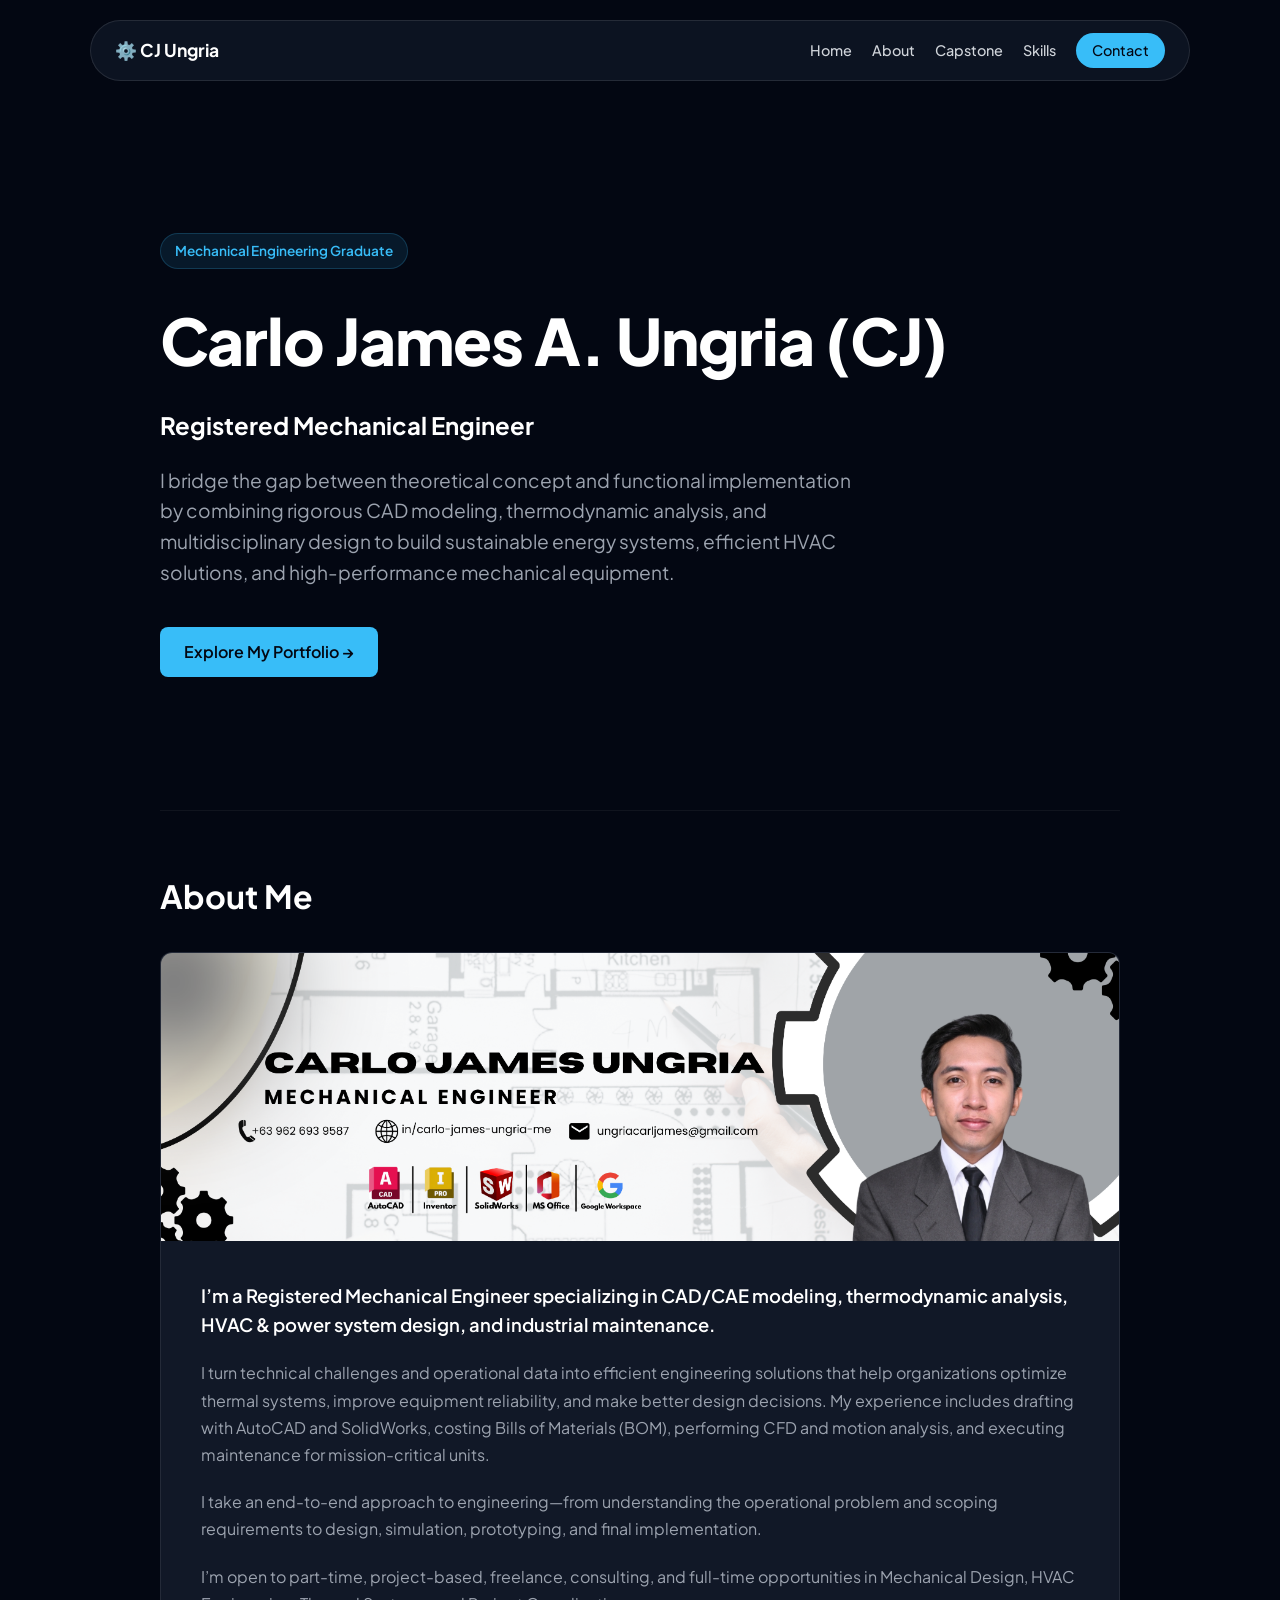
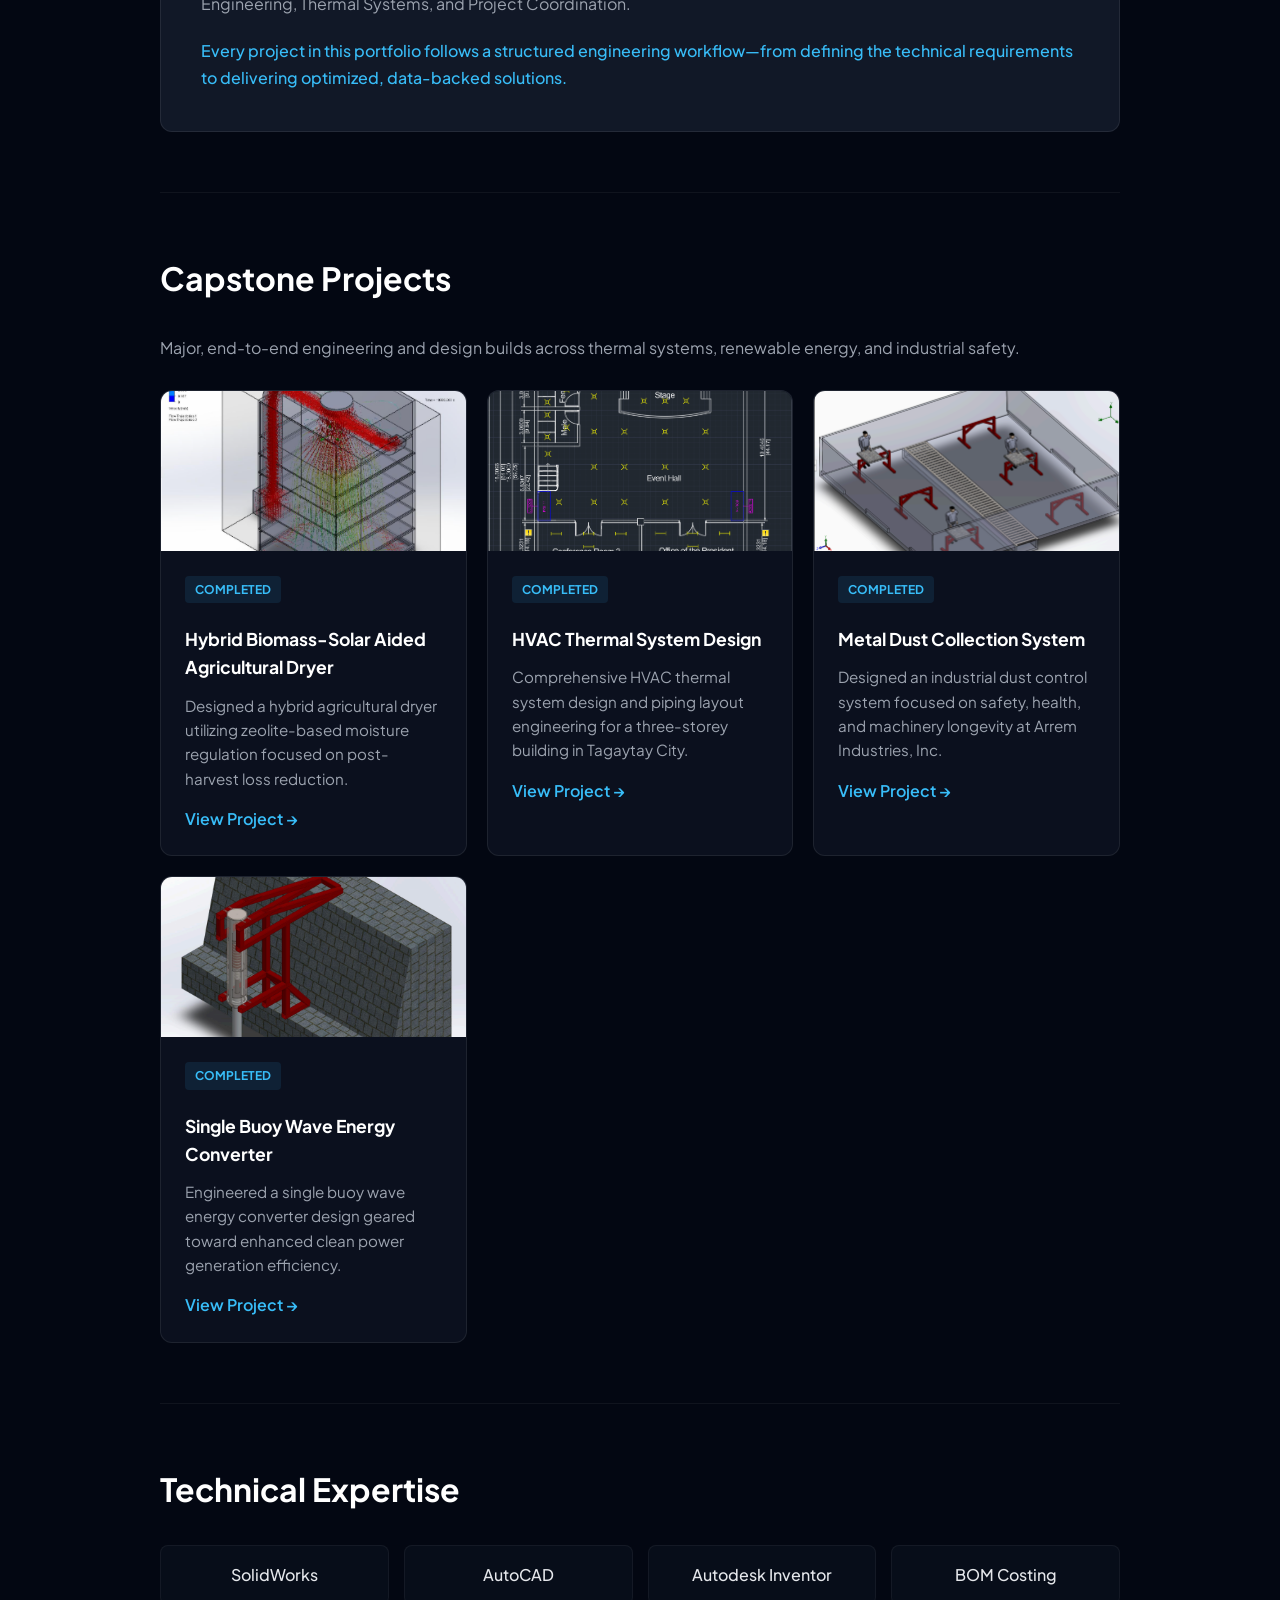
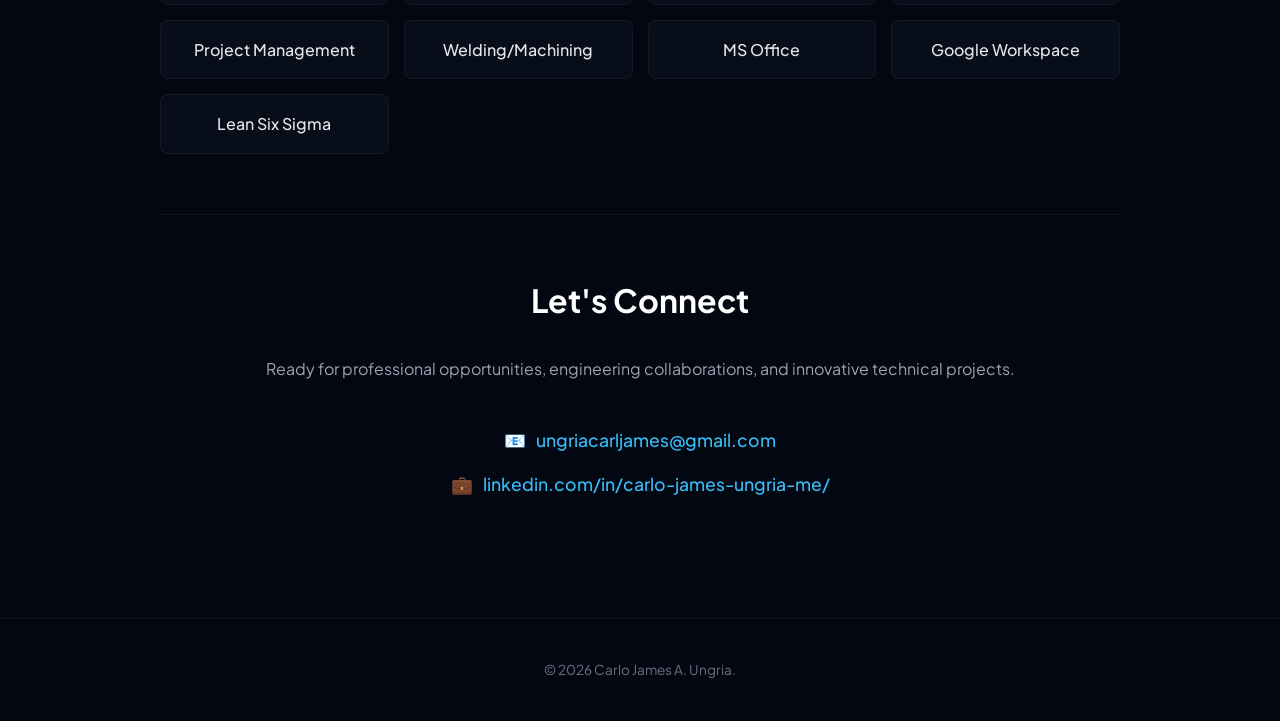
<file: index.html>
<!DOCTYPE html>
<html lang="en">
<head>
    <meta charset="UTF-8">
    <meta name="viewport" content="width=device-width, initial-scale=1.0">
    <title>Carlo James Ungria - Mechanical Engineering Portfolio</title>
    <link rel="stylesheet" href="style.css">
</head>
<body>

    <!-- Floating Top Navigation -->
    <header class="navbar">
        <div class="nav-brand">⚙️ CJ Ungria</div>
        <nav class="nav-menu">
            <a href="#home">Home</a>
            <a href="#about">About</a>
            <a href="#capstone">Capstone</a>
            <a href="#skills">Skills</a>
            <a href="#contact" class="nav-cta">Contact</a>
        </nav>
    </header>

    <main class="container">
        
       <!-- Hero Section -->
        <section id="home" class="hero">
            <div class="hero-badge">Mechanical Engineering Graduate</div>
            <h1>Carlo James A. Ungria (CJ)</h1>
            <p class="hero-subtitle" style="font-size: 1.5rem; font-weight: 700; color: #ffffff; margin-bottom: 20px;">
                Registered Mechanical Engineer 
            </p>
            <p class="hero-subtitle">
                I bridge the gap between theoretical concept and functional implementation by combining rigorous CAD modeling, thermodynamic analysis, and multidisciplinary design to build sustainable energy systems, efficient HVAC solutions, and high-performance mechanical equipment.
            </p>
            <div class="hero-buttons" style="margin-top: 10px;">
                <a href="#projects" class="btn primary">Explore My Portfolio &rarr;</a>
            </div>
        </section>

       <!-- About Me Section -->
        <section id="about" class="section">
            <h2 class="section-title">About Me</h2>
            
            <!-- Main Card Container with hidden overflow so the banner fits clean inside -->
            <div class="about-card" style="padding: 0; overflow: hidden; background: #111827; border: 1px solid rgba(255, 255, 255, 0.08); border-radius: 12px;">
                
                <!-- Banner Image stretching across the top -->
                <div style="width: 100%;">
                   <img src="Background%20for%20Github.png" alt="Carlo James A. Ungria Banner" style="width: 100%; height: auto; display: block; object-fit: cover;">
                </div>

                <!-- Text Content Container underneath -->
                <div style="padding: 40px;">
                    <p style="font-size: 1.15rem; color: #ffffff; font-weight: 600; margin-bottom: 20px; line-height: 1.6;">
                        I’m a Registered Mechanical Engineer specializing in CAD/CAE modeling, thermodynamic analysis, HVAC & power system design, and industrial maintenance.
                    </p>
                    <p style="margin-bottom: 20px; line-height: 1.7;">
                        I turn technical challenges and operational data into efficient engineering solutions that help organizations optimize thermal systems, improve equipment reliability, and make better design decisions. My experience includes drafting with AutoCAD and SolidWorks, costing Bills of Materials (BOM), performing CFD and motion analysis, and executing maintenance for mission-critical units.
                    </p>
                    <p style="margin-bottom: 20px; line-height: 1.7;">
                        I take an end-to-end approach to engineering—from understanding the operational problem and scoping requirements to design, simulation, prototyping, and final implementation.
                    </p>
                    <p style="margin-bottom: 20px; line-height: 1.7;">
                        I’m open to part-time, project-based, freelance, consulting, and full-time opportunities in Mechanical Design, HVAC Engineering, Thermal Systems, and Project Coordination.
                    </p>
                    <p style="color: #38bdf8; font-weight: 500; line-height: 1.7;">
                        Every project in this portfolio follows a structured engineering workflow—from defining the technical requirements to delivering optimized, data-backed solutions.
                    </p>
                </div>

            </div>
        </section>

       

     <!-- Capstone Projects Section -->
        <section id="capstone" class="section">
            <h2 class="section-title">Capstone Projects</h2>
            <p style="margin-bottom: 30px;">Major, end-to-end engineering and design builds across thermal systems, renewable energy, and industrial safety.</p>
            
            <div class="projects-grid" style="grid-template-columns: repeat(auto-fit, minmax(250px, 1fr));">
                
                <!-- Capstone 1: Dryer Simulation -->
              <a href="dryer-project.html" class="project-card" style="text-decoration: none; color: inherit; display: block; padding: 0; overflow: hidden;">
                    <div style="width: 100%; height: 160px; background: #0f172a;">
                        <img src="Simulation%20of%20Dryer.png" alt="Hybrid Biomass-Solar Dryer" style="width: 100%; height: 100%; object-fit: cover;">
                    </div>
                    <div style="padding: 24px;">
                        <span class="tag">Completed</span>
                        <h3 style="margin-top: 10px; font-size: 1.1rem;">Hybrid Biomass-Solar Aided Agricultural Dryer</h3>
                        <p style="font-size: 0.95rem;">Designed a hybrid agricultural dryer utilizing zeolite-based moisture regulation focused on post-harvest loss reduction.</p>
                        <span style="color: #38bdf8; font-weight: 600; display: inline-block; margin-top: 15px;">View Project &rarr;</span>
                    </div>
                </a>

                <!-- Capstone 2: HVAC Design -->
              <a href="hvac-project.html" class="project-card" style="text-decoration: none; color: inherit; display: block; padding: 0; overflow: hidden;">
                    <div style="width: 100%; height: 160px; background: #0f172a;">
                        <img src="HVAC.png" alt="HVAC Thermal System Design" style="width: 100%; height: 100%; object-fit: cover;">
                    </div>
                    <div style="padding: 24px;">
                        <span class="tag">Completed</span>
                        <h3 style="margin-top: 10px; font-size: 1.1rem;">HVAC Thermal System Design</h3>
                        <p style="font-size: 0.95rem;">Comprehensive HVAC thermal system design and piping layout engineering for a three-storey building in Tagaytay City.</p>
                        <span style="color: #38bdf8; font-weight: 600; display: inline-block; margin-top: 15px;">View Project &rarr;</span>
                    </div>
                </a>

                <!-- Capstone 3: Metal Dust System -->
              <a href="metaldust-project.html" class="project-card" style="text-decoration: none; color: inherit; display: block; padding: 0; overflow: hidden;">
                    <div style="width: 100%; height: 160px; background: #0f172a;">
                        <img src="metaldustsim.png" alt="Metal Dust Collection System" style="width: 100%; height: 100%; object-fit: cover;">
                    </div>
                    <div style="padding: 24px;">
                        <span class="tag">Completed</span>
                        <h3 style="margin-top: 10px; font-size: 1.1rem;">Metal Dust Collection System</h3>
                        <p style="font-size: 0.95rem;">Designed an industrial dust control system focused on safety, health, and machinery longevity at Arrem Industries, Inc.</p>
                        <span style="color: #38bdf8; font-weight: 600; display: inline-block; margin-top: 15px;">View Project &rarr;</span>
                    </div>
                </a>

                <!-- Capstone 4: Wave Energy Converter -->
               <a href="buoy-project.html" class="project-card" style="text-decoration: none; color: inherit; display: block; padding: 0; overflow: hidden;">
                    <div style="width: 100%; height: 160px; background: #0f172a;">
                        <img src="buoypic.png" alt="Single Buoy Wave Energy Converter" style="width: 100%; height: 100%; object-fit: cover;">
                    </div>
                    <div style="padding: 24px;">
                        <span class="tag">Completed</span>
                        <h3 style="margin-top: 10px; font-size: 1.1rem;">Single Buoy Wave Energy Converter</h3>
                        <p style="font-size: 0.95rem;">Engineered a single buoy wave energy converter design geared toward enhanced clean power generation efficiency.</p>
                        <span style="color: #38bdf8; font-weight: 600; display: inline-block; margin-top: 15px;">View Project &rarr;</span>
                    </div>
                </a>

            </div>
        </section>

        <!-- Skills Section -->
        <section id="skills" class="section">
            <h2 class="section-title">Technical Expertise</h2>
            <div class="skills-grid">
                <div class="skill-item">SolidWorks</div>
                <div class="skill-item">AutoCAD</div>
                <div class="skill-item">Autodesk Inventor</div>
                <div class="skill-item">BOM Costing</div>
                <div class="skill-item">Project Management</div>
                <div class="skill-item">Welding/Machining</div>
                <div class="skill-item">MS Office</div>
                <div class="skill-item">Google Workspace</div>
                <div class="skill-item">Lean Six Sigma</div>
            </div>
        </section>

       <!-- Contact Section -->
        <section id="contact" class="section contact-section">
            <h2 class="section-title">Let's Connect</h2>
            <p>Ready for professional opportunities, engineering collaborations, and innovative technical projects.</p>
            
            <div class="contact-links" style="display: flex; flex-direction: column; gap: 15px; margin-top: 20px; align-items: center;">
                
                <!-- Email Link -->
                <a href="mailto:ungriacarljames@gmail.com" style="color: #38bdf8; text-decoration: none; font-size: 1.1rem; font-weight: 500; display: flex; align-items: center; gap: 10px; transition: color 0.2s;">
                    <span>📧</span> ungriacarljames@gmail.com
                </a>

                <!-- LinkedIn Link -->
                <a href="https://www.linkedin.com/in/carlo-james-ungria-me/" target="_blank" style="color: #38bdf8; text-decoration: none; font-size: 1.1rem; font-weight: 500; display: flex; align-items: center; gap: 10px; transition: color 0.2s;">
                    <span>💼</span> linkedin.com/in/carlo-james-ungria-me/
                </a>

            </div>
        </section>

    </main>

    <footer>
        <p>&copy; 2026 Carlo James A. Ungria.</p>
    </footer>

</body>
</html>
</file>
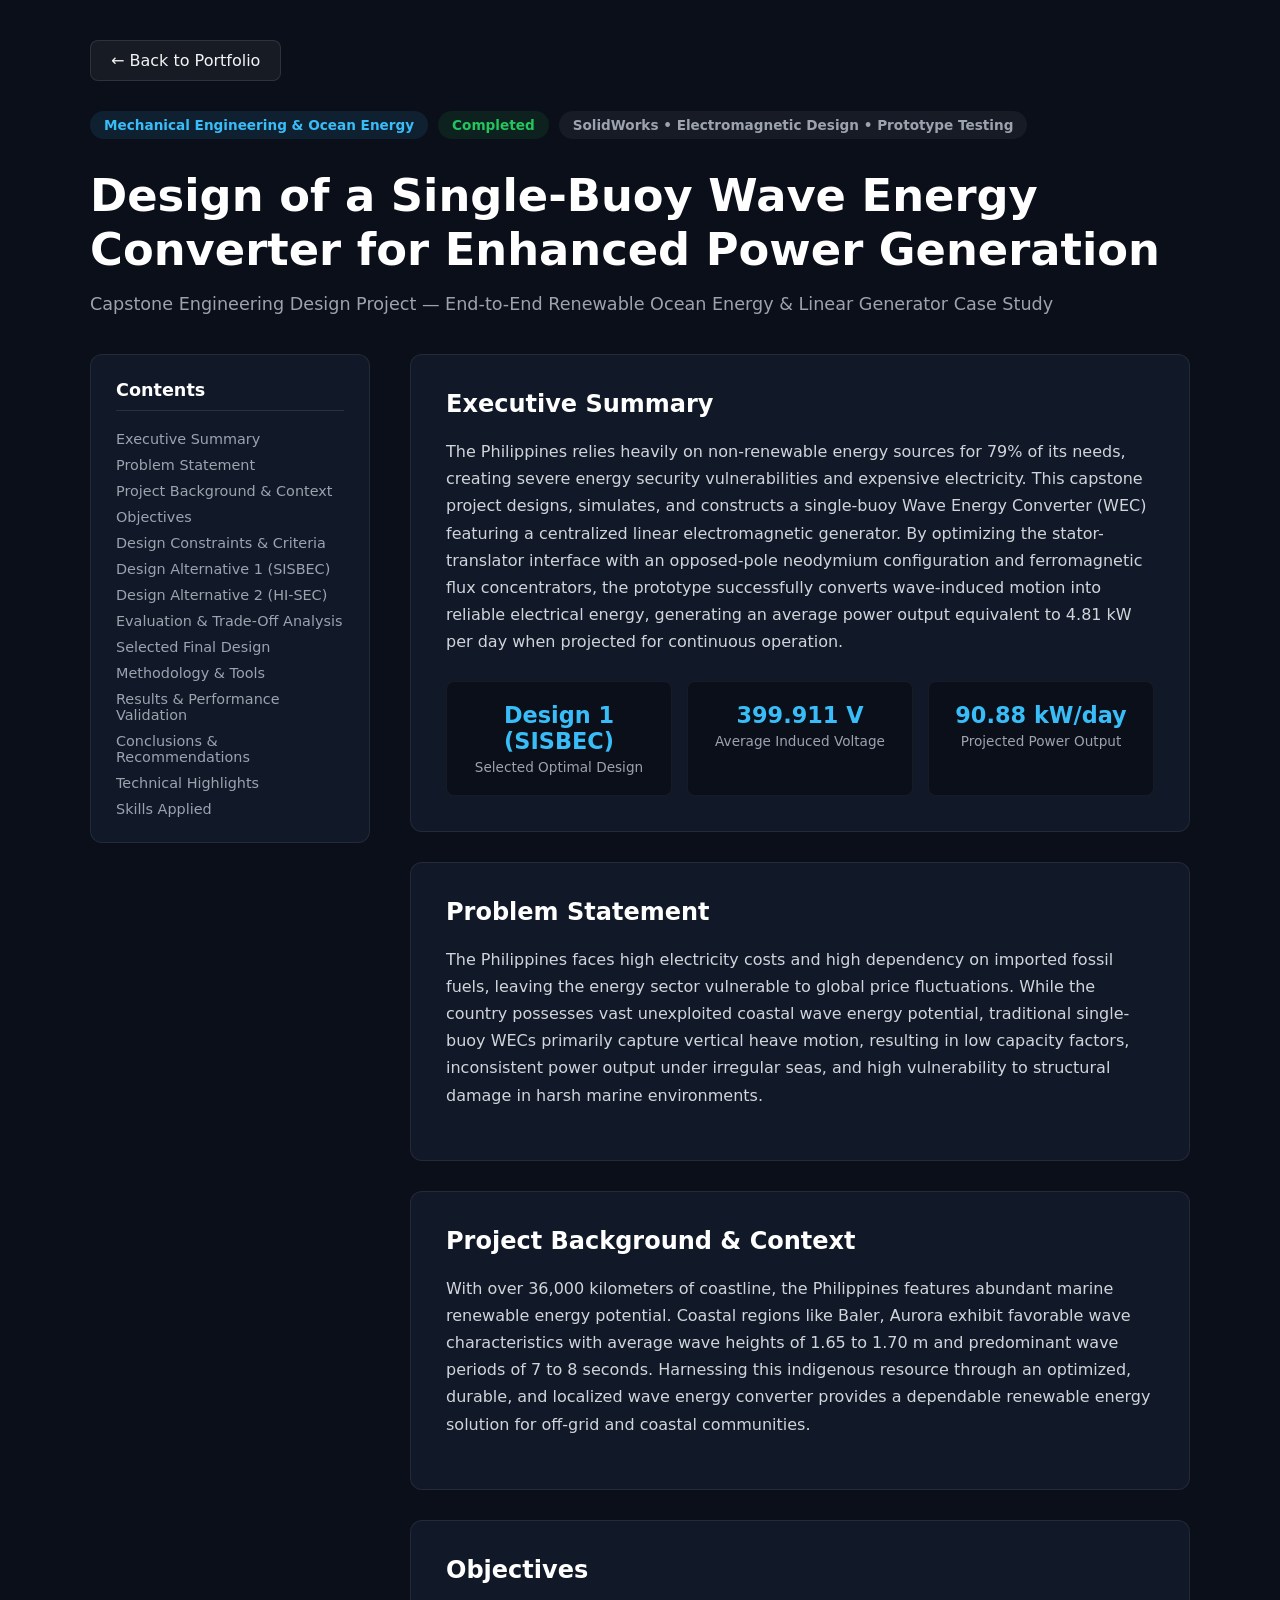
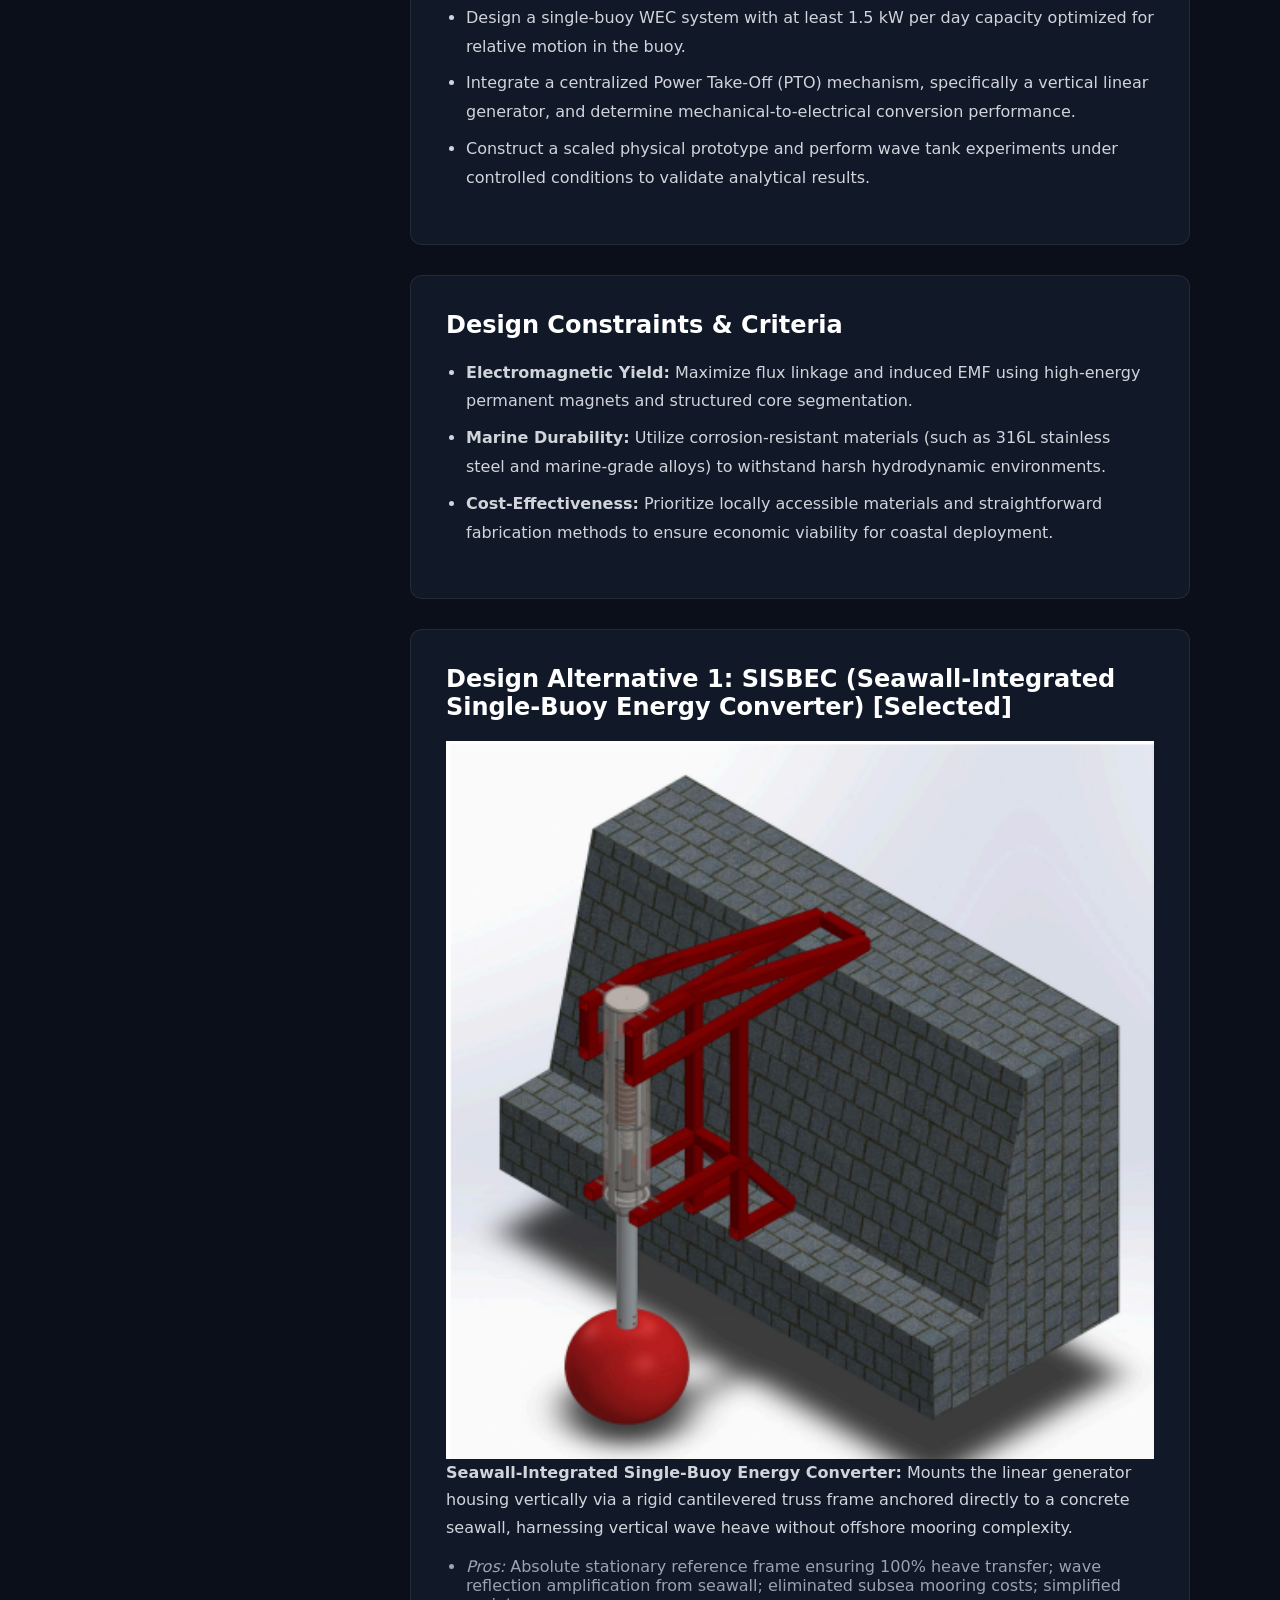
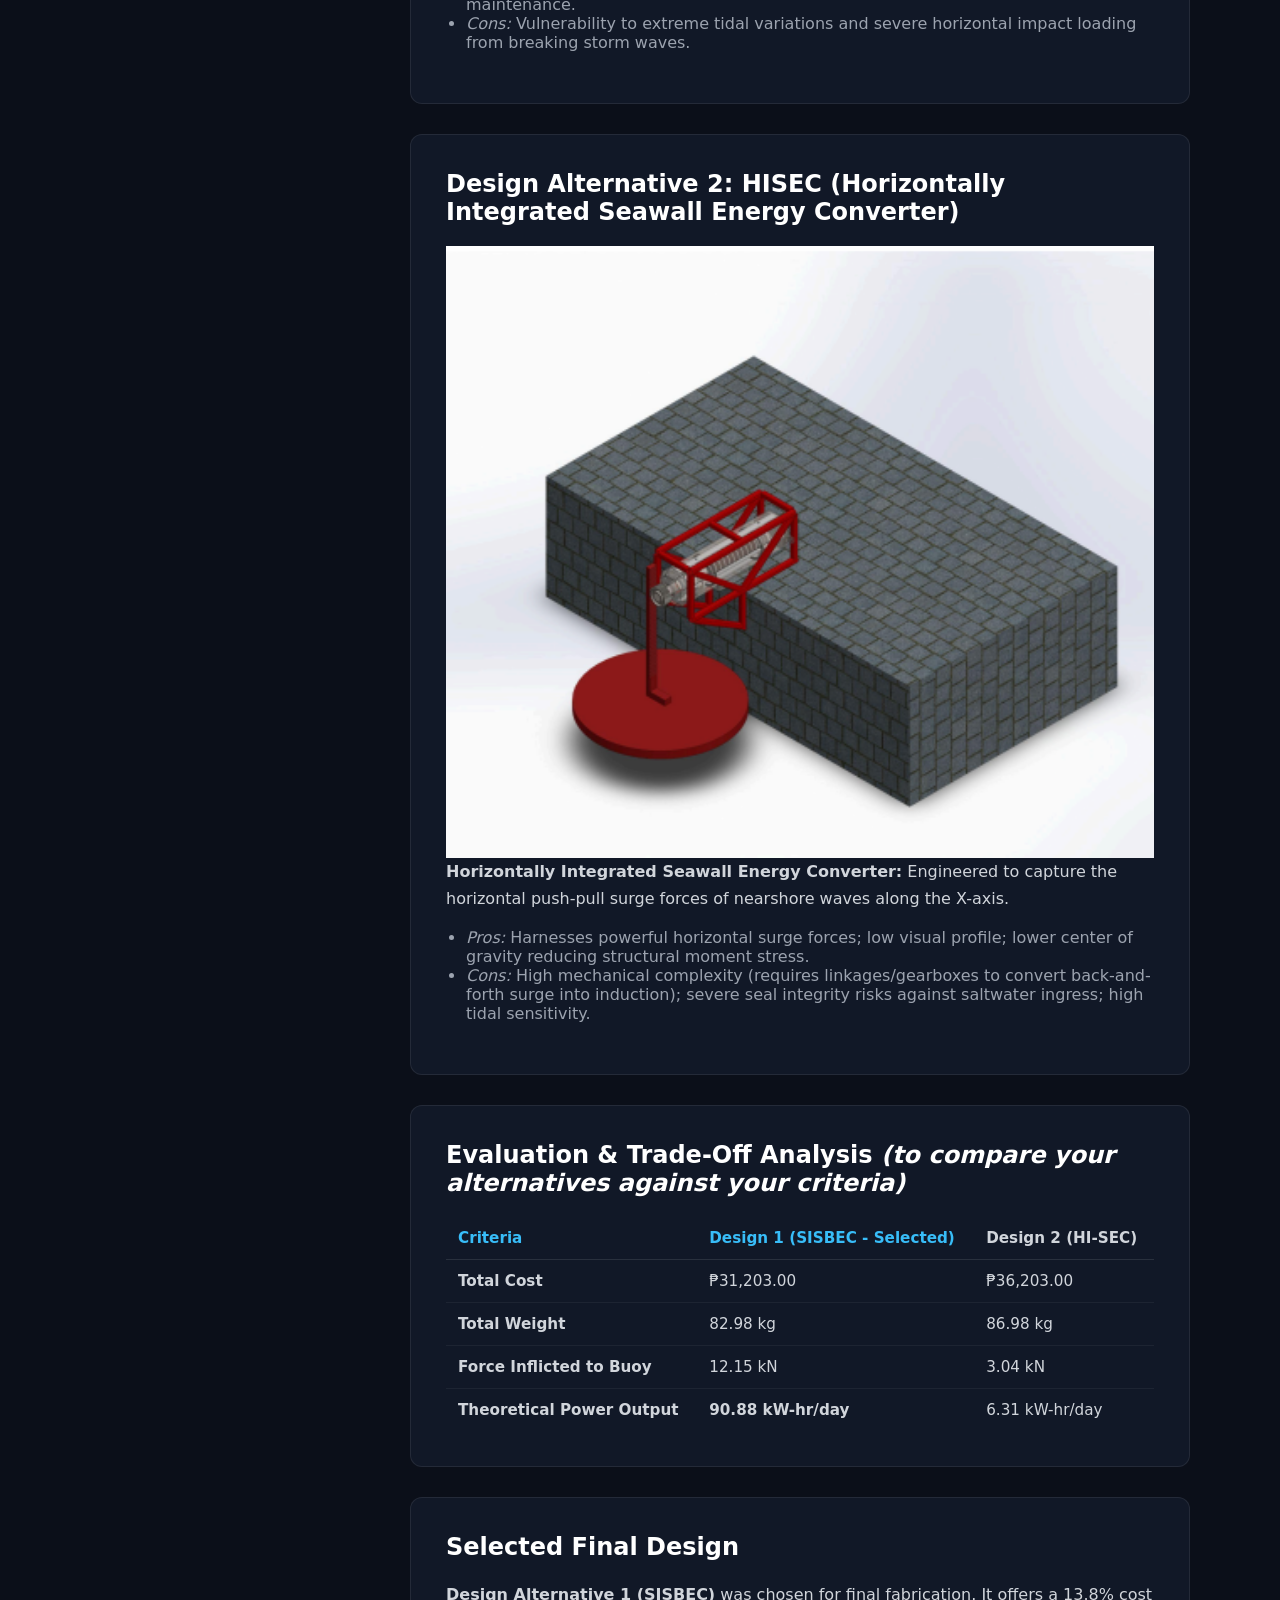
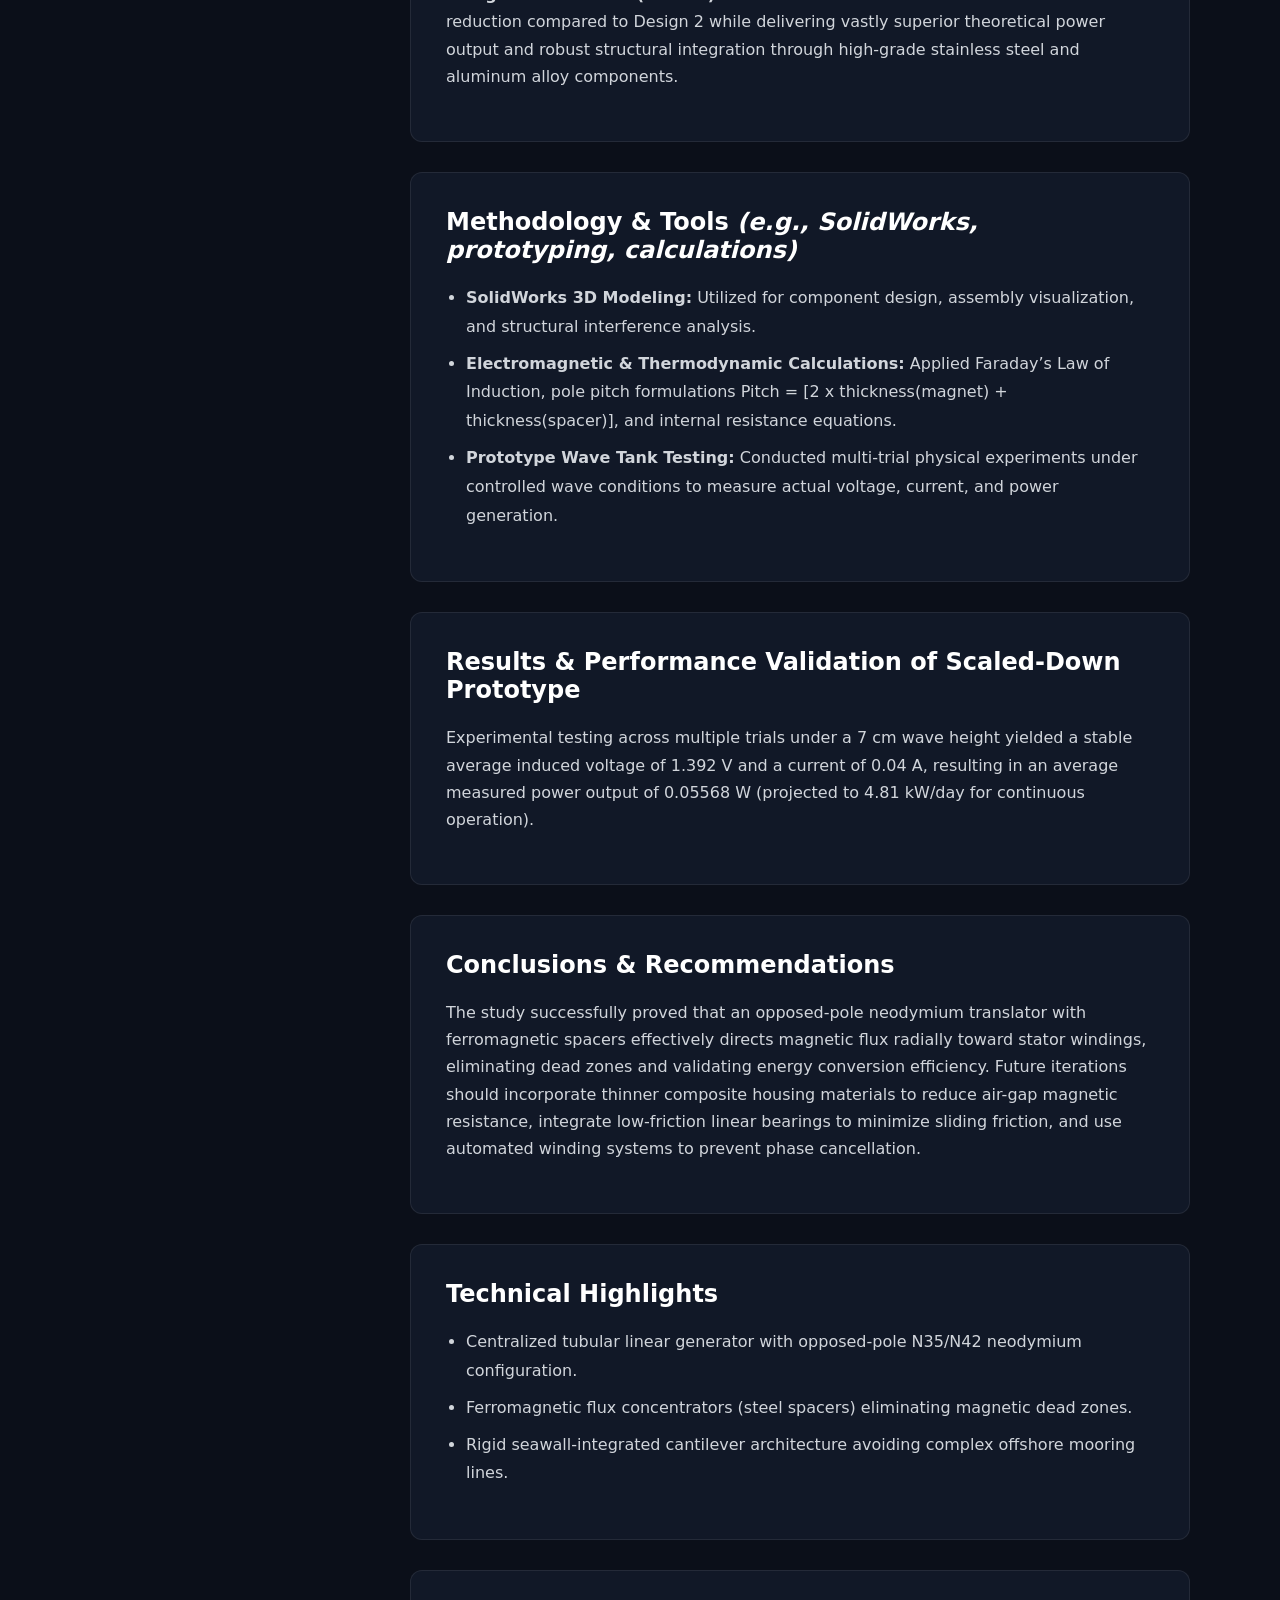
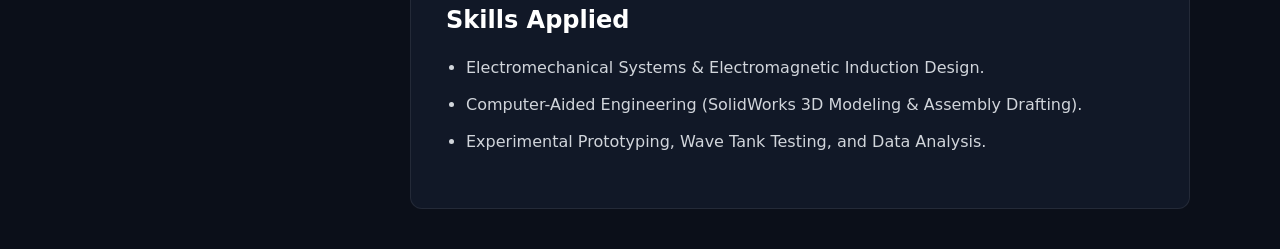
<file: buoy-project.html>
<!DOCTYPE html>
<html lang="en">
<head>
    <meta charset="UTF-8">
    <meta name="viewport" content="width=device-width, initial-scale=1.0">
    <title>Design of a Single-Buoy Wave Energy Converter | Carlo James A. Ungria</title>
</head>
<body style="background-color: #0b0f19; color: #f3f4f6; font-family: system-ui, -apple-system, sans-serif; margin: 0; padding: 40px 20px;">

    <div class="container" style="max-width: 1100px; margin: 0 auto;">
        
        <!-- Back Button -->
        <a href="index.html" style="display: inline-block; background: rgba(255, 255, 255, 0.05); border: 1px solid rgba(255, 255, 255, 0.1); color: #f3f4f6; padding: 10px 20px; border-radius: 8px; text-decoration: none; font-weight: 500; margin-bottom: 30px;">
            &larr; Back to Portfolio
        </a>

        <!-- Tags & Title Header -->
        <div style="margin-bottom: 40px;">
            <div style="display: flex; gap: 10px; margin-bottom: 15px;">
                <span style="background: rgba(56, 189, 248, 0.1); color: #38bdf8; padding: 6px 14px; border-radius: 20px; font-size: 0.85rem; font-weight: 600;">Mechanical Engineering & Ocean Energy</span>
                <span style="background: rgba(34, 197, 94, 0.1); color: #22c55e; padding: 6px 14px; border-radius: 20px; font-size: 0.85rem; font-weight: 600;">Completed</span>
                <span style="background: rgba(255, 255, 255, 0.05); color: #9ca3af; padding: 6px 14px; border-radius: 20px; font-size: 0.85rem; font-weight: 600;">SolidWorks • Electromagnetic Design • Prototype Testing</span>
            </div>
            <h1 style="font-size: clamp(2rem, 4vw, 2.8rem); font-weight: 800; color: #ffffff; margin-bottom: 15px; line-height: 1.2;">
                Design of a Single-Buoy Wave Energy Converter for Enhanced Power Generation
            </h1>
            <p style="font-size: 1.1rem; color: #9ca3af;">
                Capstone Engineering Design Project — End-to-End Renewable Ocean Energy & Linear Generator Case Study
            </p>
        </div>

        <!-- Layout Grid: Table of Contents on Left, Content on Right -->
        <div style="display: grid; grid-template-columns: 280px 1fr; gap: 40px; align-items: start;" class="case-study-grid">
            
            <!-- Left Sidebar: Contents Matching Exact Flow -->
            <div style="background: #111827; border: 1px solid rgba(255, 255, 255, 0.08); border-radius: 12px; padding: 25px; position: sticky; top: 20px;">
                <h3 style="color: #ffffff; font-size: 1.1rem; margin-top: 0; margin-bottom: 20px; border-bottom: 1px solid rgba(255,255,255,0.1); padding-bottom: 10px;">Contents</h3>
                <ul style="list-style: none; padding: 0; margin: 0; display: flex; flex-direction: column; gap: 10px; font-size: 0.9rem;">
                    <li><a href="#executive-summary" style="color: #9ca3af; text-decoration: none;">Executive Summary</a></li>
                    <li><a href="#problem-statement" style="color: #9ca3af; text-decoration: none;">Problem Statement</a></li>
                    <li><a href="#project-background" style="color: #9ca3af; text-decoration: none;">Project Background & Context</a></li>
                    <li><a href="#objectives" style="color: #9ca3af; text-decoration: none;">Objectives</a></li>
                    <li><a href="#constraints" style="color: #9ca3af; text-decoration: none;">Design Constraints & Criteria</a></li>
                    <li><a href="#alternative-1" style="color: #9ca3af; text-decoration: none;">Design Alternative 1 (SISBEC)</a></li>
                    <li><a href="#alternative-2" style="color: #9ca3af; text-decoration: none;">Design Alternative 2 (HI-SEC)</a></li>
                    <li><a href="#trade-off" style="color: #9ca3af; text-decoration: none;">Evaluation & Trade-Off Analysis </em></a></li>
                    <li><a href="#final-design" style="color: #9ca3af; text-decoration: none;">Selected Final Design</a></li>
                    <li><a href="#methodology" style="color: #9ca3af; text-decoration: none;">Methodology & Tools </em></a></li>
                    <li><a href="#validation" style="color: #9ca3af; text-decoration: none;">Results & Performance Validation</a></li>
                    <li><a href="#conclusions" style="color: #9ca3af; text-decoration: none;">Conclusions & Recommendations</a></li>
                    <li><a href="#highlights" style="color: #9ca3af; text-decoration: none;">Technical Highlights</a></li>
                    <li><a href="#skills" style="color: #9ca3af; text-decoration: none;">Skills Applied</a></li>
                </ul>
            </div>

            <!-- Right Main Content Area -->
            <div style="display: flex; flex-direction: column; gap: 30px;">
                
                <!-- Executive Summary -->
                <section id="executive-summary" style="background: #111827; border: 1px solid rgba(255, 255, 255, 0.08); border-radius: 12px; padding: 35px;">
                    <h2 style="color: #ffffff; margin-top: 0; font-size: 1.5rem; margin-bottom: 20px;">Executive Summary</h2>
                    <p style="line-height: 1.7; color: #d1d5db; margin-bottom: 20px;">
                        The Philippines relies heavily on non-renewable energy sources for 79% of its needs, creating severe energy security vulnerabilities and expensive electricity. This capstone project designs, simulates, and constructs a single-buoy Wave Energy Converter (WEC) featuring a centralized linear electromagnetic generator. By optimizing the stator-translator interface with an opposed-pole neodymium configuration and ferromagnetic flux concentrators, the prototype successfully converts wave-induced motion into reliable electrical energy, generating an average power output equivalent to 4.81 kW per day when projected for continuous operation.
                    </p>
                    
                    <div style="display: grid; grid-template-columns: repeat(auto-fit, minmax(180px, 1fr)); gap: 15px; margin-top: 25px;">
                        <div style="background: #0b0f19; border: 1px solid rgba(255,255,255,0.05); padding: 20px; border-radius: 8px; text-align: center;">
                            <div style="color: #38bdf8; font-size: 1.4rem; font-weight: 700;">Design 1 (SISBEC)</div>
                            <div style="color: #9ca3af; font-size: 0.85rem; margin-top: 5px;">Selected Optimal Design</div>
                        </div>
                        <div style="background: #0b0f19; border: 1px solid rgba(255,255,255,0.05); padding: 20px; border-radius: 8px; text-align: center;">
                            <div style="color: #38bdf8; font-size: 1.4rem; font-weight: 700;">399.911 V</div>
                            <div style="color: #9ca3af; font-size: 0.85rem; margin-top: 5px;">Average Induced Voltage</div>
                        </div>
                        <div style="background: #0b0f19; border: 1px solid rgba(255,255,255,0.05); padding: 20px; border-radius: 8px; text-align: center;">
                            <div style="color: #38bdf8; font-size: 1.4rem; font-weight: 700;">90.88 kW/day</div>
                            <div style="color: #9ca3af; font-size: 0.85rem; margin-top: 5px;">Projected Power Output</div>
                        </div>
                    </div>
                </section>

                <!-- Problem Statement -->
                <section id="problem-statement" style="background: #111827; border: 1px solid rgba(255, 255, 255, 0.08); border-radius: 12px; padding: 35px;">
                    <h2 style="color: #ffffff; margin-top: 0; font-size: 1.5rem; margin-bottom: 20px;">Problem Statement</h2>
                    <p style="line-height: 1.7; color: #d1d5db;">
                        The Philippines faces high electricity costs and high dependency on imported fossil fuels, leaving the energy sector vulnerable to global price fluctuations. While the country possesses vast unexploited coastal wave energy potential, traditional single-buoy WECs primarily capture vertical heave motion, resulting in low capacity factors, inconsistent power output under irregular seas, and high vulnerability to structural damage in harsh marine environments.
                    </p>
                </section>

                <!-- Project Background & Context -->
                <section id="project-background" style="background: #111827; border: 1px solid rgba(255, 255, 255, 0.08); border-radius: 12px; padding: 35px;">
                    <h2 style="color: #ffffff; margin-top: 0; font-size: 1.5rem; margin-bottom: 20px;">Project Background & Context</h2>
                    <p style="line-height: 1.7; color: #d1d5db;">
                        With over 36,000 kilometers of coastline, the Philippines features abundant marine renewable energy potential. Coastal regions like Baler, Aurora exhibit favorable wave characteristics with average wave heights of 1.65 to 1.70 m and predominant wave periods of 7 to 8 seconds. Harnessing this indigenous resource through an optimized, durable, and localized wave energy converter provides a dependable renewable energy solution for off-grid and coastal communities.
                    </p>
                </section>

                <!-- Objectives -->
                <section id="objectives" style="background: #111827; border: 1px solid rgba(255, 255, 255, 0.08); border-radius: 12px; padding: 35px;">
                    <h2 style="color: #ffffff; margin-top: 0; font-size: 1.5rem; margin-bottom: 20px;">Objectives</h2>
                    <ul style="line-height: 1.8; color: #d1d5db; padding-left: 20px; display: flex; flex-direction: column; gap: 8px;">
                        <li>Design a single-buoy WEC system with at least 1.5 kW per day capacity optimized for relative motion in the buoy.</li>
                        <li>Integrate a centralized Power Take-Off (PTO) mechanism, specifically a vertical linear generator, and determine mechanical-to-electrical conversion performance.</li>
                        <li>Construct a scaled physical prototype and perform wave tank experiments under controlled conditions to validate analytical results.</li>
                    </ul>
                </section>

                <!-- Design Constraints & Criteria -->
                <section id="constraints" style="background: #111827; border: 1px solid rgba(255, 255, 255, 0.08); border-radius: 12px; padding: 35px;">
                    <h2 style="color: #ffffff; margin-top: 0; font-size: 1.5rem; margin-bottom: 20px;">Design Constraints & Criteria</h2>
                    <ul style="line-height: 1.8; color: #d1d5db; padding-left: 20px; display: flex; flex-direction: column; gap: 8px;">
                        <li><strong>Electromagnetic Yield:</strong> Maximize flux linkage and induced EMF using high-energy permanent magnets and structured core segmentation.</li>
                        <li><strong>Marine Durability:</strong> Utilize corrosion-resistant materials (such as 316L stainless steel and marine-grade alloys) to withstand harsh hydrodynamic environments.</li>
                        <li><strong>Cost-Effectiveness:</strong> Prioritize locally accessible materials and straightforward fabrication methods to ensure economic viability for coastal deployment.</li>
                    </ul>
                </section>

                <!-- Design Alternative 1 -->
                <section id="alternative-1" style="background: #111827; border: 1px solid rgba(255, 255, 255, 0.08); border-radius: 12px; padding: 35px;">
                    <h2 style="color: #ffffff; margin-top: 0; font-size: 1.5rem; margin-bottom: 20px;">Design Alternative 1: SISBEC (Seawall-Integrated Single-Buoy Energy Converter) [Selected]</h2>
                    <p style="line-height: 1.7; color: #d1d5db; margin-bottom: 15px;">
                        <img src="bdesign1.png" alt="Description of image" style="width: 100%; height: auto; display: block;">
                        <strong>Seawall-Integrated Single-Buoy Energy Converter:</strong> Mounts the linear generator housing vertically via a rigid cantilevered truss frame anchored directly to a concrete seawall, harnessing vertical wave heave without offshore mooring complexity.
                    </p>
                    <ul style="color: #9ca3af; padding-left: 20px;">
                        <li><em>Pros:</em> Absolute stationary reference frame ensuring 100% heave transfer; wave reflection amplification from seawall; eliminated subsea mooring costs; simplified maintenance.</li>
                        <li><em>Cons:</em> Vulnerability to extreme tidal variations and severe horizontal impact loading from breaking storm waves.</li>
                    </ul>
                </section>

                <!-- Design Alternative 2 -->
                <section id="alternative-2" style="background: #111827; border: 1px solid rgba(255, 255, 255, 0.08); border-radius: 12px; padding: 35px;">
                    <h2 style="color: #ffffff; margin-top: 0; font-size: 1.5rem; margin-bottom: 20px;">Design Alternative 2: HISEC (Horizontally Integrated Seawall Energy Converter)</h2>
                    <p style="line-height: 1.7; color: #d1d5db; margin-bottom: 15px;">
                        <img src="bdesign2.png" alt="Description of image" style="width: 100%; height: auto; display: block;">
                        <strong>Horizontally Integrated Seawall Energy Converter:</strong> Engineered to capture the horizontal push-pull surge forces of nearshore waves along the X-axis.
                    </p>
                    <ul style="color: #9ca3af; padding-left: 20px;">
                        <li><em>Pros:</em> Harnesses powerful horizontal surge forces; low visual profile; lower center of gravity reducing structural moment stress.</li>
                        <li><em>Cons:</em> High mechanical complexity (requires linkages/gearboxes to convert back-and-forth surge into induction); severe seal integrity risks against saltwater ingress; high tidal sensitivity.</li>
                    </ul>
                </section>

                <!-- Evaluation & Trade-Off Analysis -->
                <section id="trade-off" style="background: #111827; border: 1px solid rgba(255, 255, 255, 0.08); border-radius: 12px; padding: 35px;">
                    <h2 style="color: #ffffff; margin-top: 0; font-size: 1.5rem; margin-bottom: 20px;">Evaluation & Trade-Off Analysis <em>(to compare your alternatives against your criteria)</em></h2>
                    <div style="overflow-x: auto;">
                        <table style="width: 100%; border-collapse: collapse; text-align: left; color: #d1d5db; font-size: 0.95rem;">
                            <thead>
                                <tr style="border-bottom: 1px solid rgba(255,255,255,0.1);">
                                    <th style="padding: 12px; color: #38bdf8;">Criteria</th>
                                    <th style="padding: 12px; color: #38bdf8;">Design 1 (SISBEC - Selected)</th>
                                    <th style="padding: 12px;">Design 2 (HI-SEC)</th>
                                </tr>
                            </thead>
                            <tbody>
                                <tr style="border-bottom: 1px solid rgba(255,255,255,0.05);">
                                    <td style="padding: 12px;"><strong>Total Cost</strong></td>
                                    <td style="padding: 12px;">₱31,203.00</td>
                                    <td style="padding: 12px;">₱36,203.00</td>
                                </tr>
                                <tr style="border-bottom: 1px solid rgba(255,255,255,0.05);">
                                    <td style="padding: 12px;"><strong>Total Weight</strong></td>
                                    <td style="padding: 12px;">82.98 kg</td>
                                    <td style="padding: 12px;">86.98 kg</td>
                                </tr>
                                <tr style="border-bottom: 1px solid rgba(255,255,255,0.05);">
                                    <td style="padding: 12px;"><strong>Force Inflicted to Buoy</strong></td>
                                    <td style="padding: 12px;">12.15 kN</td>
                                    <td style="padding: 12px;">3.04 kN</td>
                                </tr>
                                <tr>
                                    <td style="padding: 12px;"><strong>Theoretical Power Output</strong></td>
                                    <td style="padding: 12px;"><strong>90.88 kW-hr/day</strong></td>
                                    <td style="padding: 12px;">6.31 kW-hr/day</td>
                                </tr>
                            </tbody>
                        </table>
                    </div>
                </section>

                <!-- Selected Final Design -->
                <section id="final-design" style="background: #111827; border: 1px solid rgba(255, 255, 255, 0.08); border-radius: 12px; padding: 35px;">
                    <h2 style="color: #ffffff; margin-top: 0; font-size: 1.5rem; margin-bottom: 20px;">Selected Final Design</h2>
                    <p style="line-height: 1.7; color: #d1d5db;">
                        <strong>Design Alternative 1 (SISBEC)</strong> was chosen for final fabrication. It offers a 13.8% cost reduction compared to Design 2 while delivering vastly superior theoretical power output and robust structural integration through high-grade stainless steel and aluminum alloy components.
                    </p>
                </section>

                <!-- Methodology & Tools -->
                <section id="methodology" style="background: #111827; border: 1px solid rgba(255, 255, 255, 0.08); border-radius: 12px; padding: 35px;">
                    <h2 style="color: #ffffff; margin-top: 0; font-size: 1.5rem; margin-bottom: 20px;">Methodology & Tools <em>(e.g., SolidWorks, prototyping, calculations)</em></h2>
                    <ul style="line-height: 1.8; color: #d1d5db; padding-left: 20px; display: flex; flex-direction: column; gap: 8px;">
                        <li><strong>SolidWorks 3D Modeling:</strong> Utilized for component design, assembly visualization, and structural interference analysis.</li>
                        <li><strong>Electromagnetic & Thermodynamic Calculations:</strong> Applied Faraday’s Law of Induction, pole pitch formulations Pitch = [2 x thickness(magnet) + thickness(spacer)], and internal resistance equations.</li>
                        <li><strong>Prototype Wave Tank Testing:</strong> Conducted multi-trial physical experiments under controlled wave conditions to measure actual voltage, current, and power generation.</li>
                    </ul>
                </section>

                <!-- Results & Performance Validation -->
                <section id="validation" style="background: #111827; border: 1px solid rgba(255, 255, 255, 0.08); border-radius: 12px; padding: 35px;">
                    <h2 style="color: #ffffff; margin-top: 0; font-size: 1.5rem; margin-bottom: 20px;">Results & Performance Validation of Scaled-Down Prototype</h2>
                    <p style="line-height: 1.7; color: #d1d5db;">
                        Experimental testing across multiple trials under a 7 cm wave height yielded a stable average induced voltage of 1.392 V and a current of 0.04 A, resulting in an average measured power output of 0.05568 W (projected to 4.81 kW/day for continuous operation).
                    </p>
                </section>

                <!-- Conclusions & Recommendations -->
                <section id="conclusions" style="background: #111827; border: 1px solid rgba(255, 255, 255, 0.08); border-radius: 12px; padding: 35px;">
                    <h2 style="color: #ffffff; margin-top: 0; font-size: 1.5rem; margin-bottom: 20px;">Conclusions & Recommendations</h2>
                    <p style="line-height: 1.7; color: #d1d5db;">
                        The study successfully proved that an opposed-pole neodymium translator with ferromagnetic spacers effectively directs magnetic flux radially toward stator windings, eliminating dead zones and validating energy conversion efficiency. Future iterations should incorporate thinner composite housing materials to reduce air-gap magnetic resistance, integrate low-friction linear bearings to minimize sliding friction, and use automated winding systems to prevent phase cancellation.
                    </p>
                </section>

                <!-- Technical Highlights -->
                <section id="highlights" style="background: #111827; border: 1px solid rgba(255, 255, 255, 0.08); border-radius: 12px; padding: 35px;">
                    <h2 style="color: #ffffff; margin-top: 0; font-size: 1.5rem; margin-bottom: 20px;">Technical Highlights</h2>
                    <ul style="line-height: 1.8; color: #d1d5db; padding-left: 20px; display: flex; flex-direction: column; gap: 8px;">
                        <li>Centralized tubular linear generator with opposed-pole N35/N42 neodymium configuration.</li>
                        <li>Ferromagnetic flux concentrators (steel spacers) eliminating magnetic dead zones.</li>
                        <li>Rigid seawall-integrated cantilever architecture avoiding complex offshore mooring lines.</li>
                    </ul>
                </section>

                <!-- Skills Applied -->
                <section id="skills" style="background: #111827; border: 1px solid rgba(255, 255, 255, 0.08); border-radius: 12px; padding: 35px;">
                    <h2 style="color: #ffffff; margin-top: 0; font-size: 1.5rem; margin-bottom: 20px;">Skills Applied</h2>
                    <ul style="line-height: 1.8; color: #d1d5db; padding-left: 20px; display: flex; flex-direction: column; gap: 8px;">
                        <li>Electromechanical Systems & Electromagnetic Induction Design.</li>
                        <li>Computer-Aided Engineering (SolidWorks 3D Modeling & Assembly Drafting).</li>
                        <li>Experimental Prototyping, Wave Tank Testing, and Data Analysis.</li>
                    </ul>
                </section>

            </div>
        </div>

    </div>

</body>
</html>
</file>
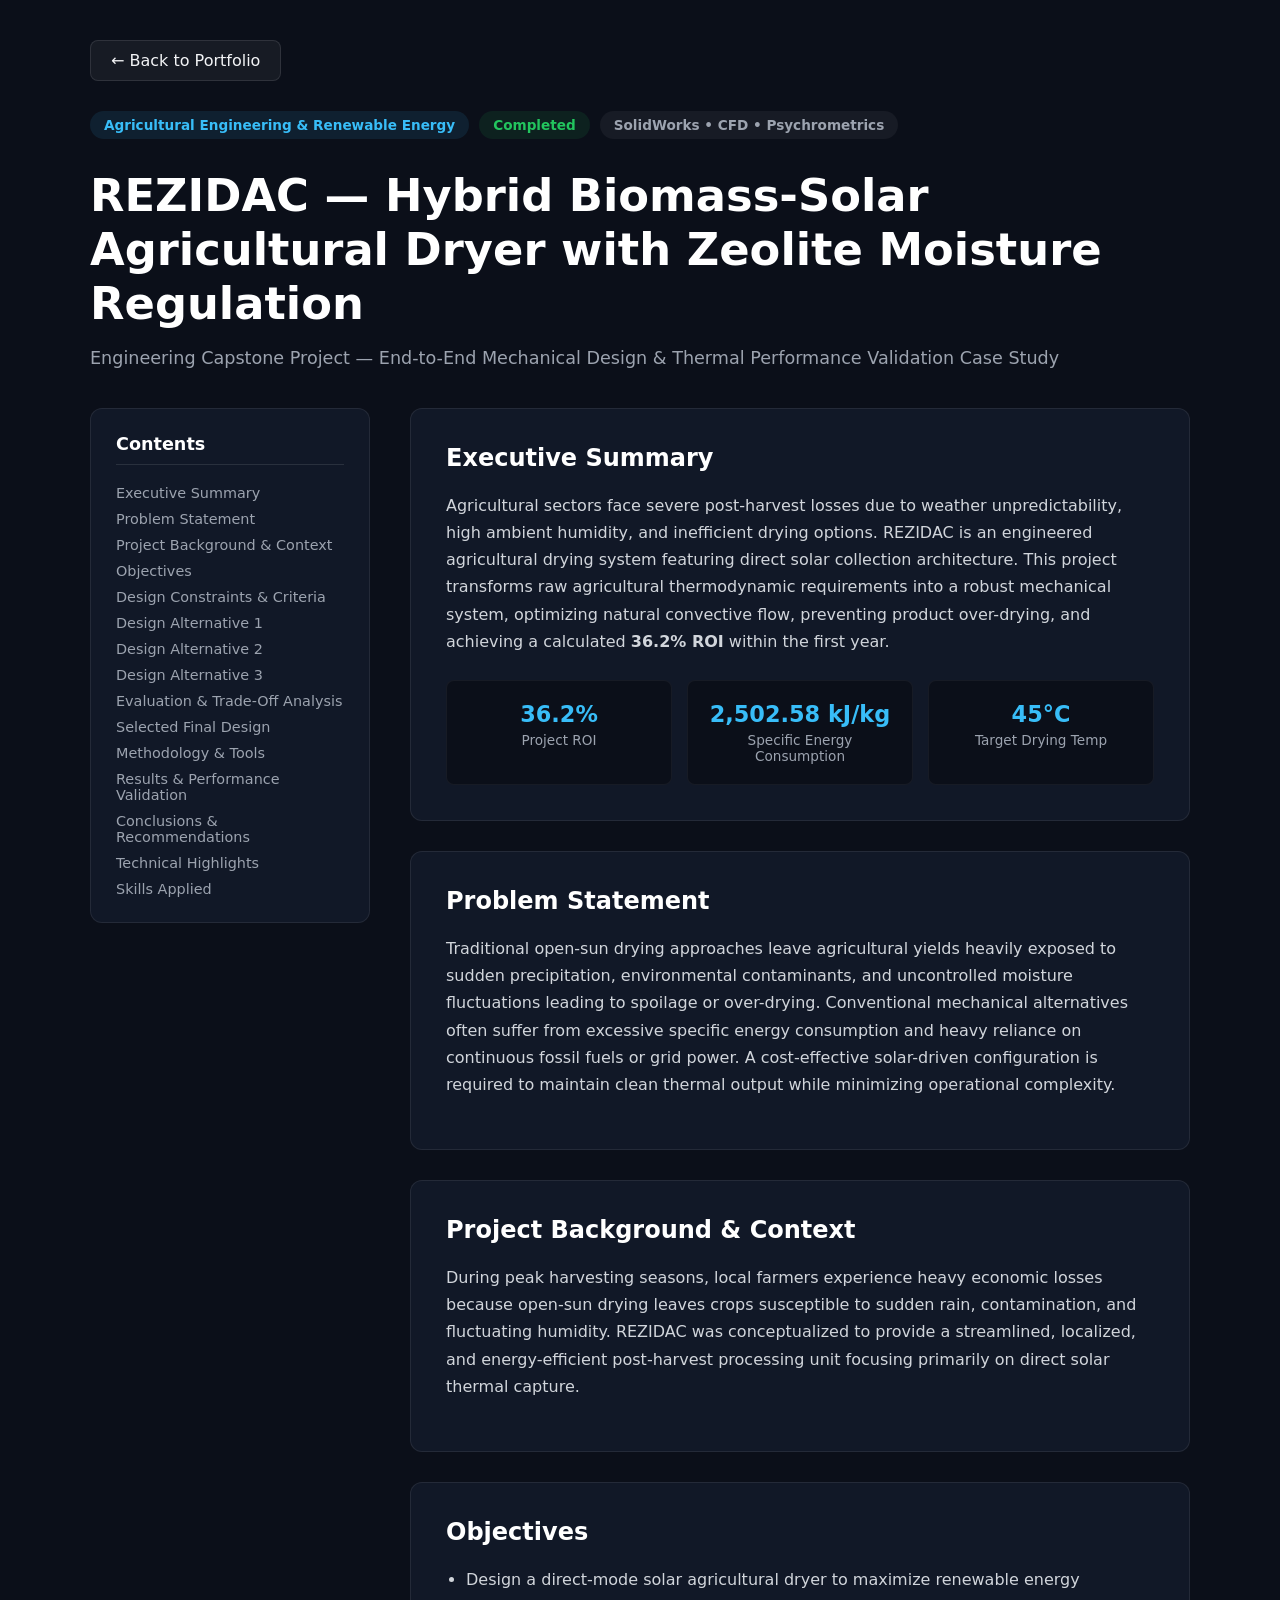
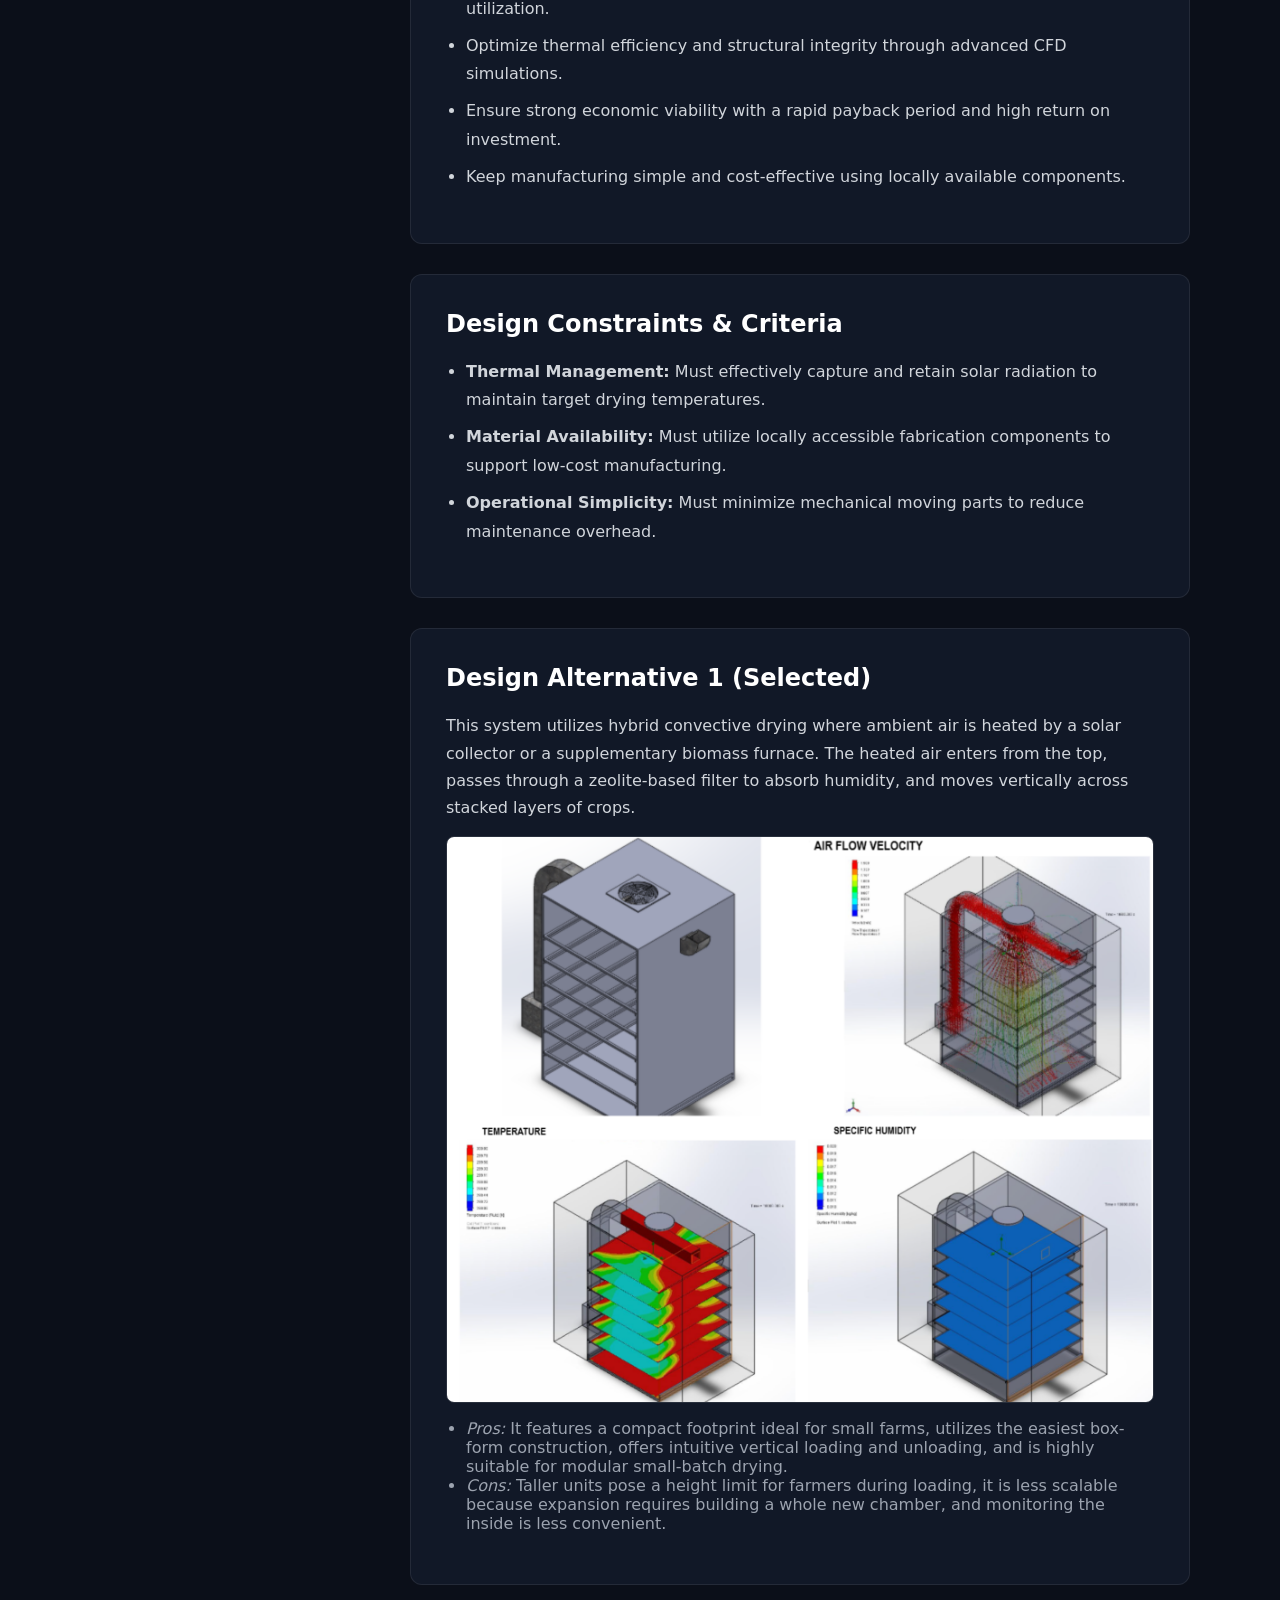
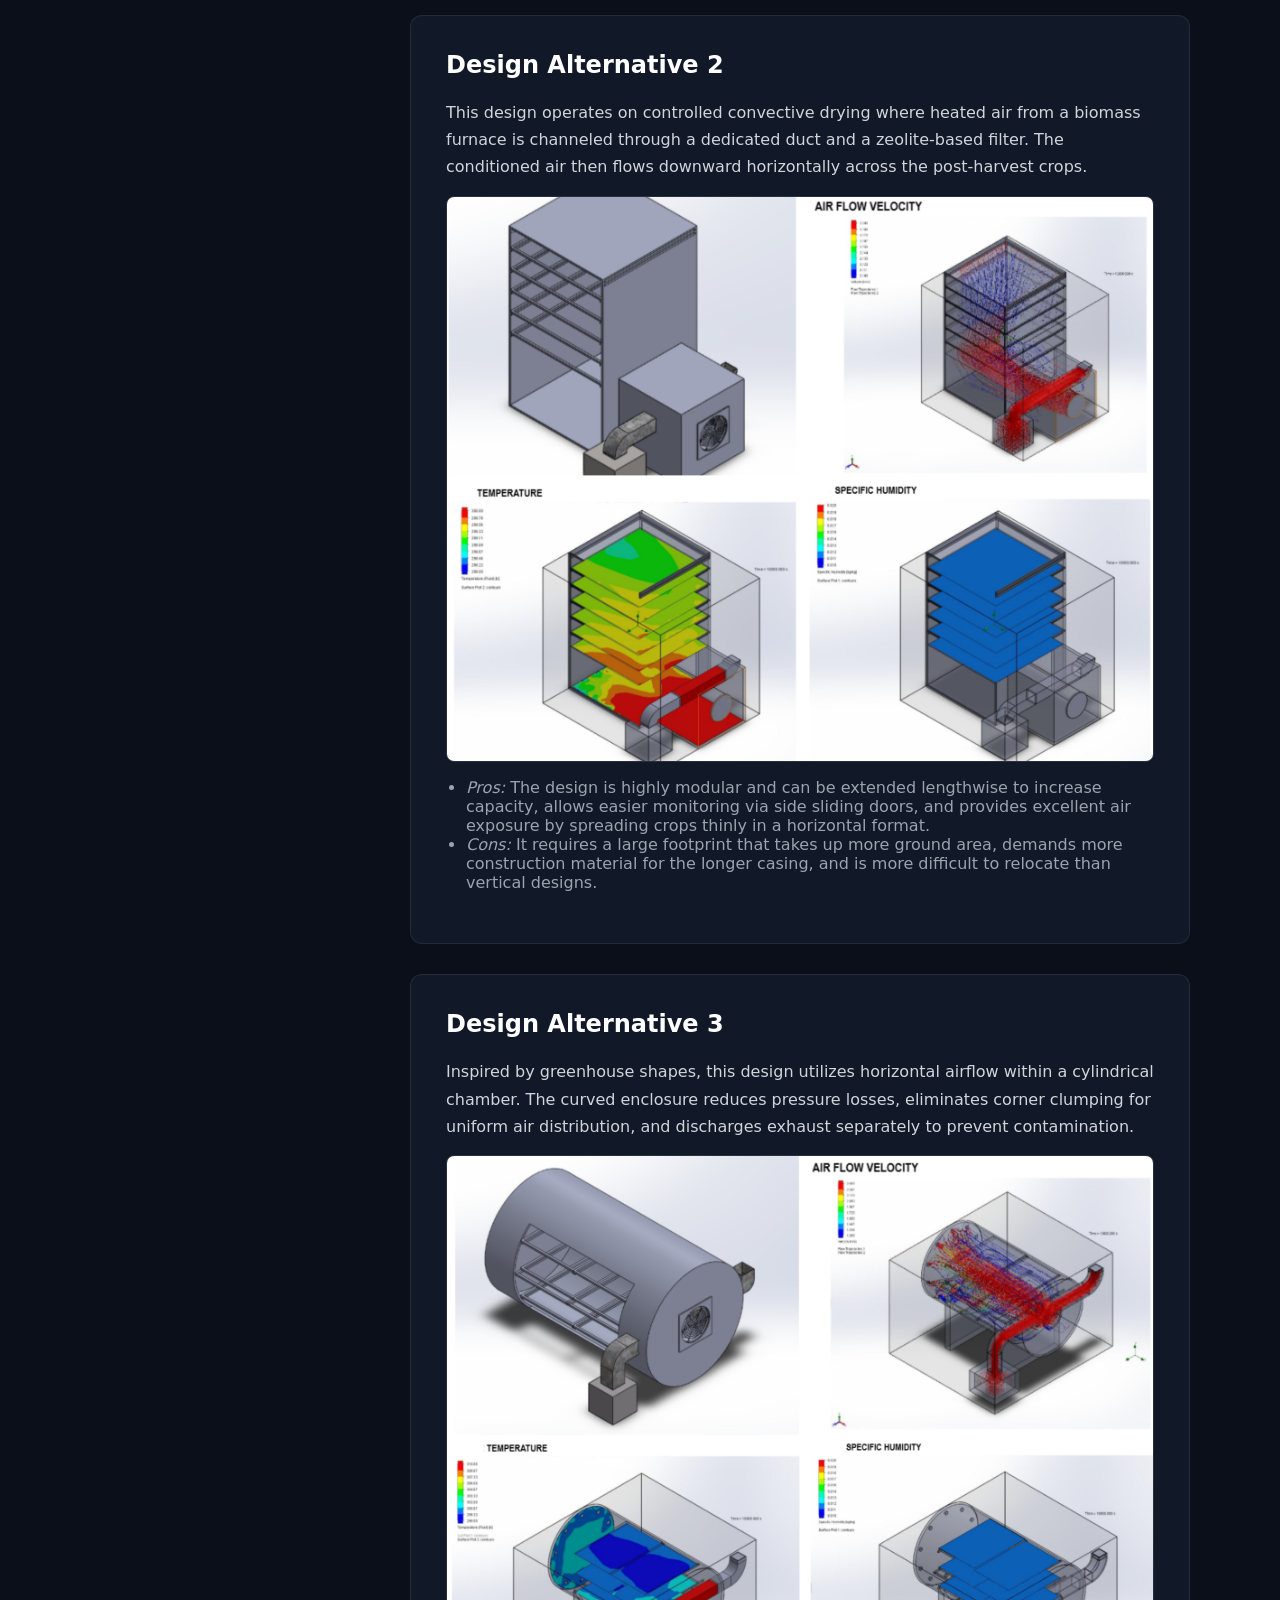
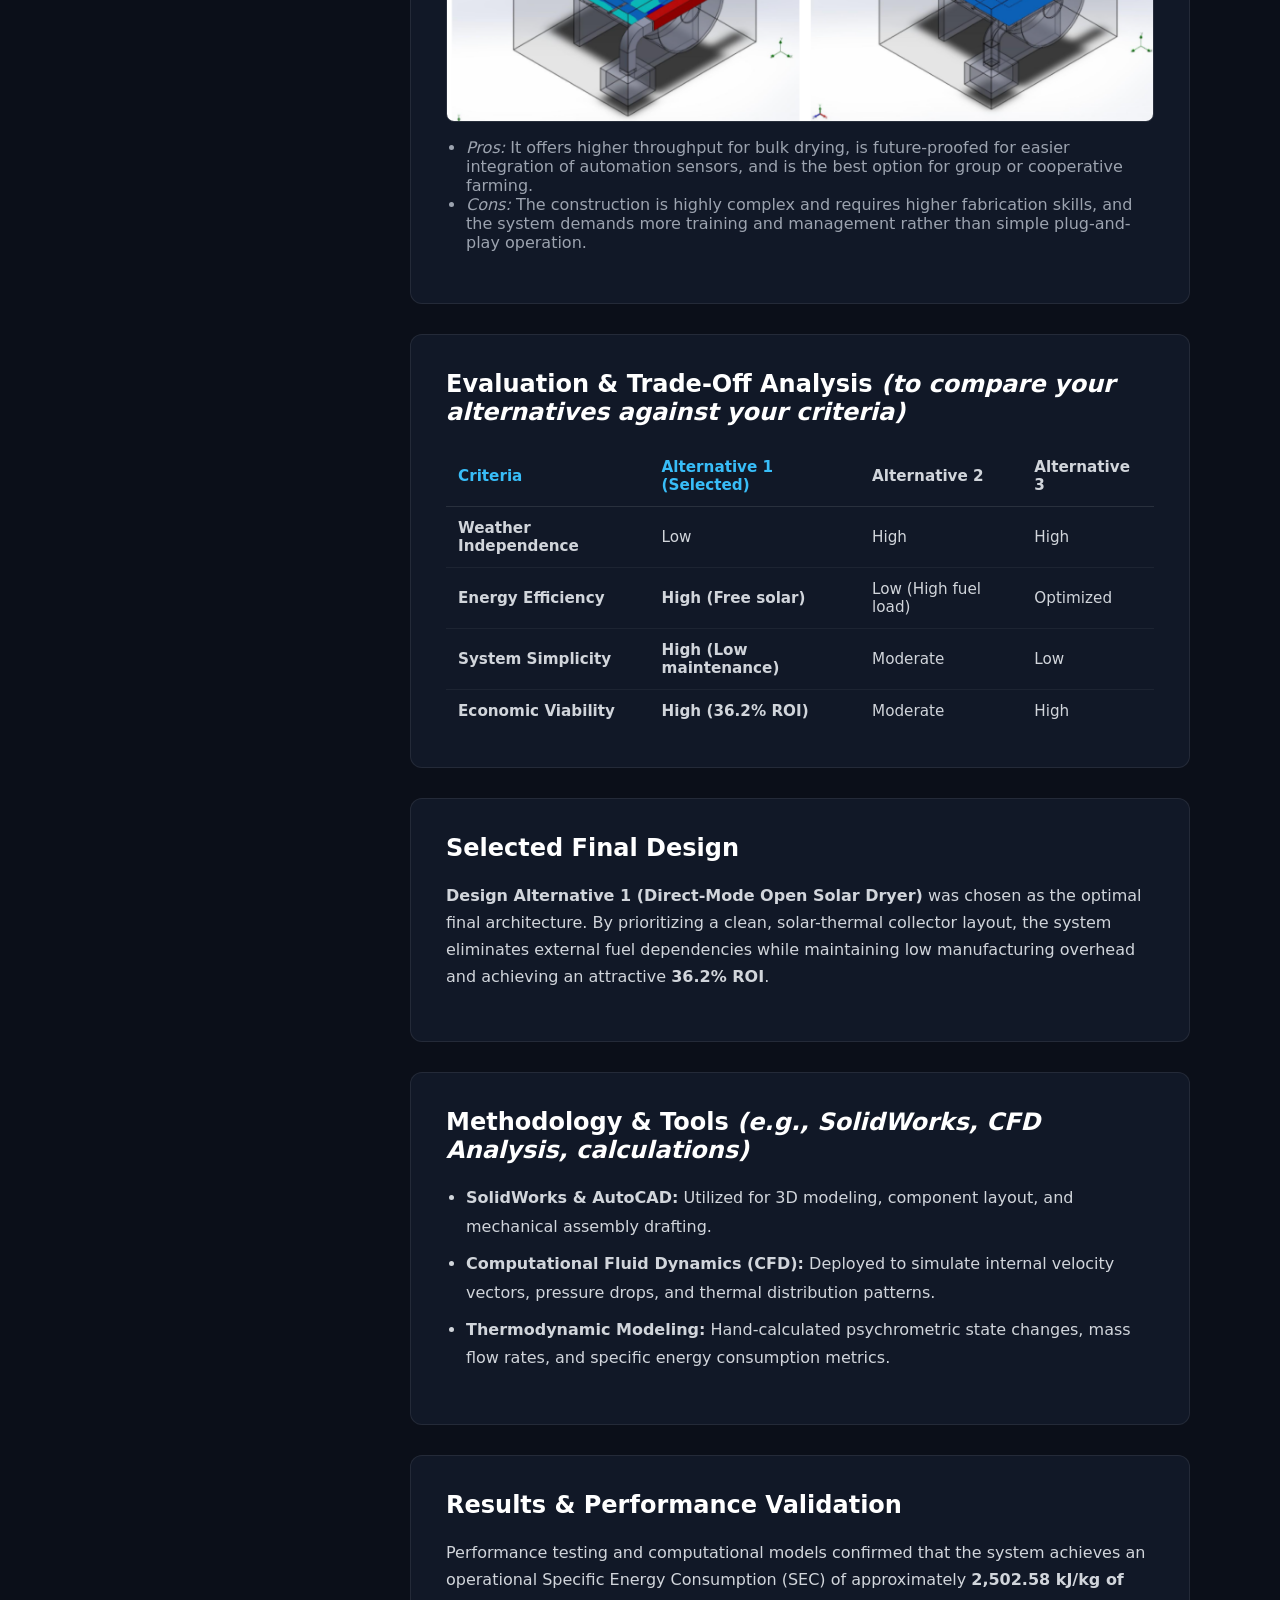
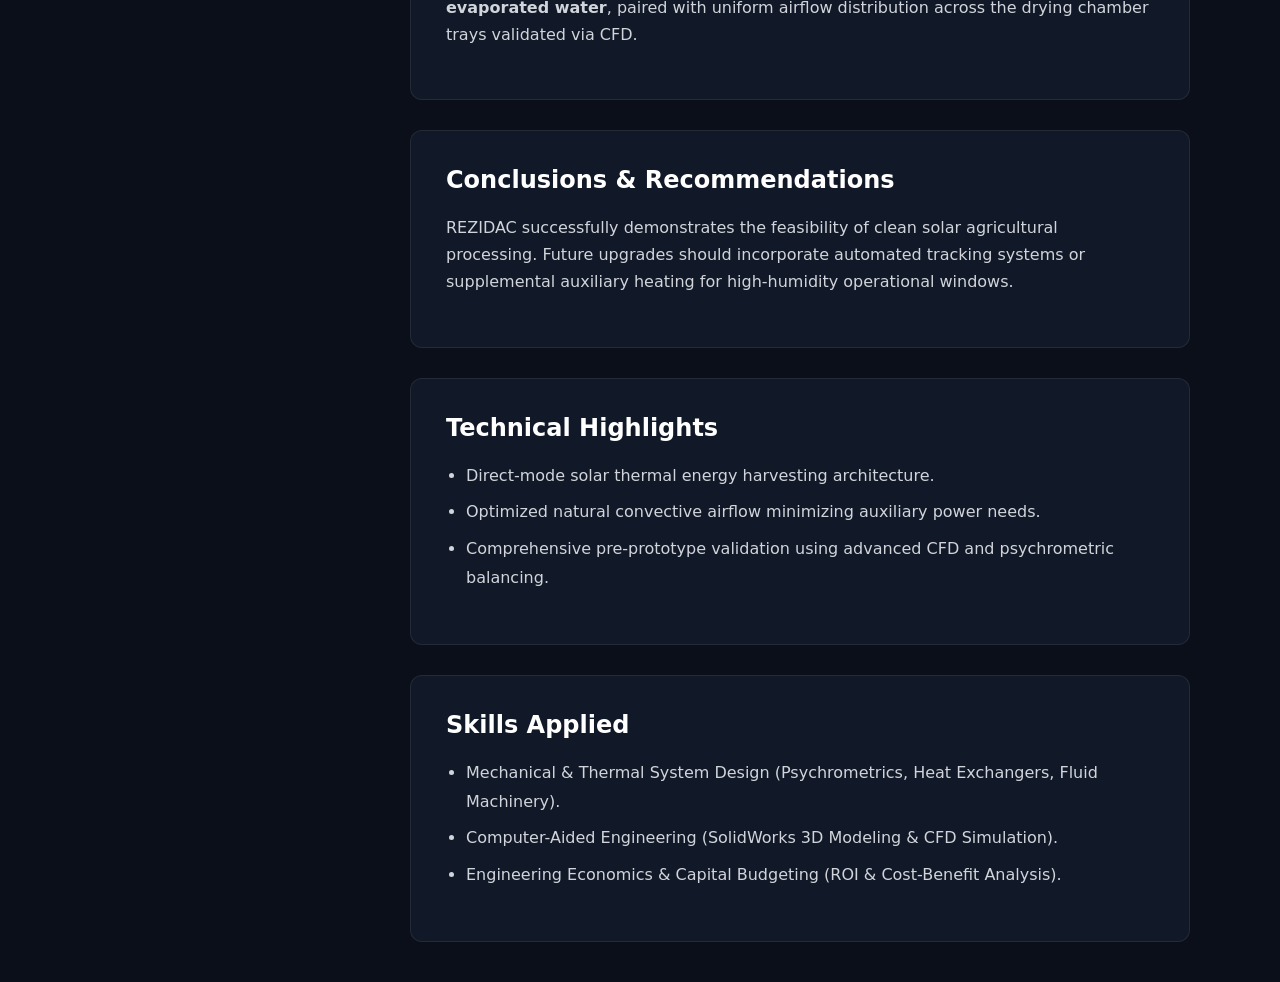
<file: dryer-project.html>
<!DOCTYPE html>
<html lang="en">
<head>
    <meta charset="UTF-8">
    <meta name="viewport" content="width=device-width, initial-scale=1.0">
    <title>Hybrid Biomass-Solar Aided Agricultural Dryer | Carlo James A. Ungria</title>
</head>
<body style="background-color: #0b0f19; color: #f3f4f6; font-family: system-ui, -apple-system, sans-serif; margin: 0; padding: 40px 20px;">

    <div class="container" style="max-width: 1100px; margin: 0 auto;">
        
        <!-- Back Button -->
        <a href="index.html" style="display: inline-block; background: rgba(255, 255, 255, 0.05); border: 1px solid rgba(255, 255, 255, 0.1); color: #f3f4f6; padding: 10px 20px; border-radius: 8px; text-decoration: none; font-weight: 500; margin-bottom: 30px;">
            &larr; Back to Portfolio
        </a>

        <!-- Tags & Title Header -->
        <div style="margin-bottom: 40px;">
            <div style="display: flex; gap: 10px; margin-bottom: 15px;">
                <span style="background: rgba(56, 189, 248, 0.1); color: #38bdf8; padding: 6px 14px; border-radius: 20px; font-size: 0.85rem; font-weight: 600;">Agricultural Engineering & Renewable Energy</span>
                <span style="background: rgba(34, 197, 94, 0.1); color: #22c55e; padding: 6px 14px; border-radius: 20px; font-size: 0.85rem; font-weight: 600;">Completed</span>
                <span style="background: rgba(255, 255, 255, 0.05); color: #9ca3af; padding: 6px 14px; border-radius: 20px; font-size: 0.85rem; font-weight: 600;">SolidWorks • CFD • Psychrometrics</span>
            </div>
            <h1 style="font-size: clamp(2rem, 4vw, 2.8rem); font-weight: 800; color: #ffffff; margin-bottom: 15px; line-height: 1.2;">
                REZIDAC — Hybrid Biomass-Solar Agricultural Dryer with Zeolite Moisture Regulation
            </h1>
            <p style="font-size: 1.1rem; color: #9ca3af;">
                Engineering Capstone Project — End-to-End Mechanical Design & Thermal Performance Validation Case Study
            </p>
        </div>

        <!-- Layout Grid: Table of Contents on Left, Content on Right -->
        <div style="display: grid; grid-template-columns: 280px 1fr; gap: 40px; align-items: start;" class="case-study-grid">
            
            <!-- Left Sidebar: Contents Matching Exact Flow -->
            <div style="background: #111827; border: 1px solid rgba(255, 255, 255, 0.08); border-radius: 12px; padding: 25px; position: sticky; top: 20px;">
                <h3 style="color: #ffffff; font-size: 1.1rem; margin-top: 0; margin-bottom: 20px; border-bottom: 1px solid rgba(255,255,255,0.1); padding-bottom: 10px;">Contents</h3>
                <ul style="list-style: none; padding: 0; margin: 0; display: flex; flex-direction: column; gap: 10px; font-size: 0.9rem;">
                    <li><a href="#executive-summary" style="color: #9ca3af; text-decoration: none;">Executive Summary</a></li>
                    <li><a href="#problem-statement" style="color: #9ca3af; text-decoration: none;">Problem Statement</a></li>
                    <li><a href="#project-background" style="color: #9ca3af; text-decoration: none;">Project Background & Context</a></li>
                    <li><a href="#objectives" style="color: #9ca3af; text-decoration: none;">Objectives</a></li>
                    <li><a href="#constraints" style="color: #9ca3af; text-decoration: none;">Design Constraints & Criteria</a></li>
                    <li><a href="#alternative-1" style="color: #9ca3af; text-decoration: none;">Design Alternative 1</a></li>
                    <li><a href="#alternative-2" style="color: #9ca3af; text-decoration: none;">Design Alternative 2</a></li>
                    <li><a href="#alternative-3" style="color: #9ca3af; text-decoration: none;">Design Alternative 3</a></li>
                    <li><a href="#trade-off" style="color: #9ca3af; text-decoration: none;">Evaluation & Trade-Off Analysis </em></a></li>
                    <li><a href="#final-design" style="color: #9ca3af; text-decoration: none;">Selected Final Design</a></li>
                    <li><a href="#methodology" style="color: #9ca3af; text-decoration: none;">Methodology & Tools </em></a></li>
                    <li><a href="#validation" style="color: #9ca3af; text-decoration: none;">Results & Performance Validation</a></li>
                    <li><a href="#conclusions" style="color: #9ca3af; text-decoration: none;">Conclusions & Recommendations</a></li>
                    <li><a href="#highlights" style="color: #9ca3af; text-decoration: none;">Technical Highlights</a></li>
                    <li><a href="#skills" style="color: #9ca3af; text-decoration: none;">Skills Applied</a></li>
                </ul>
            </div>

            <!-- Right Main Content Area -->
            <div style="display: flex; flex-direction: column; gap: 30px;">
                
                <!-- Executive Summary -->
                <section id="executive-summary" style="background: #111827; border: 1px solid rgba(255, 255, 255, 0.08); border-radius: 12px; padding: 35px;">
                    <h2 style="color: #ffffff; margin-top: 0; font-size: 1.5rem; margin-bottom: 20px;">Executive Summary</h2>
                    <p style="line-height: 1.7; color: #d1d5db; margin-bottom: 20px;">
                        Agricultural sectors face severe post-harvest losses due to weather unpredictability, high ambient humidity, and inefficient drying options. REZIDAC is an engineered agricultural drying system featuring direct solar collection architecture. This project transforms raw agricultural thermodynamic requirements into a robust mechanical system, optimizing natural convective flow, preventing product over-drying, and achieving a calculated <strong>36.2% ROI</strong> within the first year.
                    </p>
                    
                    <div style="display: grid; grid-template-columns: repeat(auto-fit, minmax(180px, 1fr)); gap: 15px; margin-top: 25px;">
                        <div style="background: #0b0f19; border: 1px solid rgba(255,255,255,0.05); padding: 20px; border-radius: 8px; text-align: center;">
                            <div style="color: #38bdf8; font-size: 1.4rem; font-weight: 700;">36.2%</div>
                            <div style="color: #9ca3af; font-size: 0.85rem; margin-top: 5px;">Project ROI</div>
                        </div>
                        <div style="background: #0b0f19; border: 1px solid rgba(255,255,255,0.05); padding: 20px; border-radius: 8px; text-align: center;">
                            <div style="color: #38bdf8; font-size: 1.4rem; font-weight: 700;">2,502.58 kJ/kg</div>
                            <div style="color: #9ca3af; font-size: 0.85rem; margin-top: 5px;">Specific Energy Consumption</div>
                        </div>
                        <div style="background: #0b0f19; border: 1px solid rgba(255,255,255,0.05); padding: 20px; border-radius: 8px; text-align: center;">
                            <div style="color: #38bdf8; font-size: 1.4rem; font-weight: 700;">45°C</div>
                            <div style="color: #9ca3af; font-size: 0.85rem; margin-top: 5px;">Target Drying Temp</div>
                        </div>
                    </div>
                </section>

                <!-- Problem Statement -->
                <section id="problem-statement" style="background: #111827; border: 1px solid rgba(255, 255, 255, 0.08); border-radius: 12px; padding: 35px;">
                    <h2 style="color: #ffffff; margin-top: 0; font-size: 1.5rem; margin-bottom: 20px;">Problem Statement</h2>
                    <p style="line-height: 1.7; color: #d1d5db;">
                        Traditional open-sun drying approaches leave agricultural yields heavily exposed to sudden precipitation, environmental contaminants, and uncontrolled moisture fluctuations leading to spoilage or over-drying. Conventional mechanical alternatives often suffer from excessive specific energy consumption and heavy reliance on continuous fossil fuels or grid power. A cost-effective solar-driven configuration is required to maintain clean thermal output while minimizing operational complexity.
                    </p>
                </section>

                <!-- Project Background & Context -->
                <section id="project-background" style="background: #111827; border: 1px solid rgba(255, 255, 255, 0.08); border-radius: 12px; padding: 35px;">
                    <h2 style="color: #ffffff; margin-top: 0; font-size: 1.5rem; margin-bottom: 20px;">Project Background & Context</h2>
                    <p style="line-height: 1.7; color: #d1d5db;">
                        During peak harvesting seasons, local farmers experience heavy economic losses because open-sun drying leaves crops susceptible to sudden rain, contamination, and fluctuating humidity. REZIDAC was conceptualized to provide a streamlined, localized, and energy-efficient post-harvest processing unit focusing primarily on direct solar thermal capture.
                    </p>
                </section>

                <!-- Objectives -->
                <section id="objectives" style="background: #111827; border: 1px solid rgba(255, 255, 255, 0.08); border-radius: 12px; padding: 35px;">
                    <h2 style="color: #ffffff; margin-top: 0; font-size: 1.5rem; margin-bottom: 20px;">Objectives</h2>
                    <ul style="line-height: 1.8; color: #d1d5db; padding-left: 20px; display: flex; flex-direction: column; gap: 8px;">
                        <li>Design a direct-mode solar agricultural dryer to maximize renewable energy utilization.</li>
                        <li>Optimize thermal efficiency and structural integrity through advanced CFD simulations.</li>
                        <li>Ensure strong economic viability with a rapid payback period and high return on investment.</li>
                        <li>Keep manufacturing simple and cost-effective using locally available components.</li>
                    </ul>
                </section>

                <!-- Design Constraints & Criteria -->
                <section id="constraints" style="background: #111827; border: 1px solid rgba(255, 255, 255, 0.08); border-radius: 12px; padding: 35px;">
                    <h2 style="color: #ffffff; margin-top: 0; font-size: 1.5rem; margin-bottom: 20px;">Design Constraints & Criteria</h2>
                    <ul style="line-height: 1.8; color: #d1d5db; padding-left: 20px; display: flex; flex-direction: column; gap: 8px;">
                        <li><strong>Thermal Management:</strong> Must effectively capture and retain solar radiation to maintain target drying temperatures.</li>
                        <li><strong>Material Availability:</strong> Must utilize locally accessible fabrication components to support low-cost manufacturing.</li>
                        <li><strong>Operational Simplicity:</strong> Must minimize mechanical moving parts to reduce maintenance overhead.</li>
                    </ul>
                </section>

                <!-- Design Alternative 1 -->
                <section id="alternative-1" style="background: #111827; border: 1px solid rgba(255, 255, 255, 0.08); border-radius: 12px; padding: 35px;">
                    <h2 style="color: #ffffff; margin-top: 0; font-size: 1.5rem; margin-bottom: 20px;">Design Alternative 1 (Selected)</h2>
                    <p style="line-height: 1.7; color: #d1d5db; margin-bottom: 15px;">
                        This system utilizes hybrid convective drying where ambient air is heated by a solar collector or a supplementary biomass furnace. The heated air enters from the top, passes through a zeolite-based filter to absorb humidity, and moves vertically across stacked layers of crops.
                    </p>
                    <div style="border-radius: 8px; overflow: hidden; border: 1px solid rgba(255,255,255,0.1); margin-bottom: 15px;">
                        <img src="design1.png" alt="Design Alternative 1" style="width: 100%; height: auto; display: block;">
                    </div>
                    <ul style="color: #9ca3af; padding-left: 20px;">
                        <li><em>Pros:</em> It features a compact footprint ideal for small farms, utilizes the easiest box-form construction, offers intuitive vertical loading and unloading, and is highly suitable for modular small-batch drying.</li>
                        <li><em>Cons:</em> Taller units pose a height limit for farmers during loading, it is less scalable because expansion requires building a whole new chamber, and monitoring the inside is less convenient.</li>
                    </ul>
                </section>

                <!-- Design Alternative 2 -->
                <section id="alternative-2" style="background: #111827; border: 1px solid rgba(255, 255, 255, 0.08); border-radius: 12px; padding: 35px;">
                    <h2 style="color: #ffffff; margin-top: 0; font-size: 1.5rem; margin-bottom: 20px;">Design Alternative 2</h2>
                    <p style="line-height: 1.7; color: #d1d5db; margin-bottom: 15px;">
                        This design operates on controlled convective drying where heated air from a biomass furnace is channeled through a dedicated duct and a zeolite-based filter. The conditioned air then flows downward horizontally across the post-harvest crops.
                    </p>
                    <div style="border-radius: 8px; overflow: hidden; border: 1px solid rgba(255,255,255,0.1); margin-bottom: 15px;">
                        <img src="design2.png" alt="Design Alternative 2" style="width: 100%; height: auto; display: block;">
                    </div>
                    <ul style="color: #9ca3af; padding-left: 20px;">
                        <li><em>Pros:</em> The design is highly modular and can be extended lengthwise to increase capacity, allows easier monitoring via side sliding doors, and provides excellent air exposure by spreading crops thinly in a horizontal format.</li>
                        <li><em>Cons:</em> It requires a large footprint that takes up more ground area, demands more construction material for the longer casing, and is more difficult to relocate than vertical designs.</li>
                    </ul>
                </section>

                <!-- Design Alternative 3 -->
                <section id="alternative-3" style="background: #111827; border: 1px solid rgba(255, 255, 255, 0.08); border-radius: 12px; padding: 35px;">
                    <h2 style="color: #ffffff; margin-top: 0; font-size: 1.5rem; margin-bottom: 20px;">Design Alternative 3</h2>
                    <p style="line-height: 1.7; color: #d1d5db; margin-bottom: 15px;">
                        Inspired by greenhouse shapes, this design utilizes horizontal airflow within a cylindrical chamber. The curved enclosure reduces pressure losses, eliminates corner clumping for uniform air distribution, and discharges exhaust separately to prevent contamination.
                    </p>
                    <div style="border-radius: 8px; overflow: hidden; border: 1px solid rgba(255,255,255,0.1); margin-bottom: 15px;">
                        <img src="design3.png" alt="Design Alternative 3" style="width: 100%; height: auto; display: block;">
                    </div>
                    <ul style="color: #9ca3af; padding-left: 20px;">
                        <li><em>Pros:</em> It offers higher throughput for bulk drying, is future-proofed for easier integration of automation sensors, and is the best option for group or cooperative farming.</li>
                        <li><em>Cons:</em> The construction is highly complex and requires higher fabrication skills, and the system demands more training and management rather than simple plug-and-play operation.</li>
                    </ul>
                </section>

                <!-- Evaluation & Trade-Off Analysis -->
                <section id="trade-off" style="background: #111827; border: 1px solid rgba(255, 255, 255, 0.08); border-radius: 12px; padding: 35px;">
                    <h2 style="color: #ffffff; margin-top: 0; font-size: 1.5rem; margin-bottom: 20px;">Evaluation & Trade-Off Analysis <em>(to compare your alternatives against your criteria)</em></h2>
                    <div style="overflow-x: auto;">
                        <table style="width: 100%; border-collapse: collapse; text-align: left; color: #d1d5db; font-size: 0.95rem;">
                            <thead>
                                <tr style="border-bottom: 1px solid rgba(255,255,255,0.1);">
                                    <th style="padding: 12px; color: #38bdf8;">Criteria</th>
                                    <th style="padding: 12px; color: #38bdf8;">Alternative 1 (Selected)</th>
                                    <th style="padding: 12px;">Alternative 2</th>
                                    <th style="padding: 12px;">Alternative 3</th>
                                </tr>
                            </thead>
                            <tbody>
                                <tr style="border-bottom: 1px solid rgba(255,255,255,0.05);">
                                    <td style="padding: 12px;"><strong>Weather Independence</strong></td>
                                    <td style="padding: 12px;">Low</td>
                                    <td style="padding: 12px;">High</td>
                                    <td style="padding: 12px;">High</td>
                                </tr>
                                <tr style="border-bottom: 1px solid rgba(255,255,255,0.05);">
                                    <td style="padding: 12px;"><strong>Energy Efficiency</strong></td>
                                    <td style="padding: 12px;"><strong>High (Free solar)</strong></td>
                                    <td style="padding: 12px;">Low (High fuel load)</td>
                                    <td style="padding: 12px;">Optimized</td>
                                </tr>
                                <tr style="border-bottom: 1px solid rgba(255,255,255,0.05);">
                                    <td style="padding: 12px;"><strong>System Simplicity</strong></td>
                                    <td style="padding: 12px;"><strong>High (Low maintenance)</strong></td>
                                    <td style="padding: 12px;">Moderate</td>
                                    <td style="padding: 12px;">Low</td>
                                </tr>
                                <tr>
                                    <td style="padding: 12px;"><strong>Economic Viability</strong></td>
                                    <td style="padding: 12px;"><strong>High (36.2% ROI)</strong></td>
                                    <td style="padding: 12px;">Moderate</td>
                                    <td style="padding: 12px;">High</td>
                                </tr>
                            </tbody>
                        </table>
                    </div>
                </section>

                <!-- Selected Final Design -->
                <section id="final-design" style="background: #111827; border: 1px solid rgba(255, 255, 255, 0.08); border-radius: 12px; padding: 35px;">
                    <h2 style="color: #ffffff; margin-top: 0; font-size: 1.5rem; margin-bottom: 20px;">Selected Final Design</h2>
                    <p style="line-height: 1.7; color: #d1d5db;">
                        <strong>Design Alternative 1 (Direct-Mode Open Solar Dryer)</strong> was chosen as the optimal final architecture. By prioritizing a clean, solar-thermal collector layout, the system eliminates external fuel dependencies while maintaining low manufacturing overhead and achieving an attractive <strong>36.2% ROI</strong>.
                    </p>
                </section>

                <!-- Methodology & Tools -->
                <section id="methodology" style="background: #111827; border: 1px solid rgba(255, 255, 255, 0.08); border-radius: 12px; padding: 35px;">
                    <h2 style="color: #ffffff; margin-top: 0; font-size: 1.5rem; margin-bottom: 20px;">Methodology & Tools <em>(e.g., SolidWorks, CFD Analysis, calculations)</em></h2>
                    <ul style="line-height: 1.8; color: #d1d5db; padding-left: 20px; display: flex; flex-direction: column; gap: 8px;">
                        <li><strong>SolidWorks & AutoCAD:</strong> Utilized for 3D modeling, component layout, and mechanical assembly drafting.</li>
                        <li><strong>Computational Fluid Dynamics (CFD):</strong> Deployed to simulate internal velocity vectors, pressure drops, and thermal distribution patterns.</li>
                        <li><strong>Thermodynamic Modeling:</strong> Hand-calculated psychrometric state changes, mass flow rates, and specific energy consumption metrics.</li>
                    </ul>
                </section>

                <!-- Results & Performance Validation -->
                <section id="validation" style="background: #111827; border: 1px solid rgba(255, 255, 255, 0.08); border-radius: 12px; padding: 35px;">
                    <h2 style="color: #ffffff; margin-top: 0; font-size: 1.5rem; margin-bottom: 20px;">Results & Performance Validation</h2>
                    <p style="line-height: 1.7; color: #d1d5db;">
                        Performance testing and computational models confirmed that the system achieves an operational Specific Energy Consumption (SEC) of approximately <strong>2,502.58 kJ/kg of evaporated water</strong>, paired with uniform airflow distribution across the drying chamber trays validated via CFD.
                    </p>
                </section>

                <!-- Conclusions & Recommendations -->
                <section id="conclusions" style="background: #111827; border: 1px solid rgba(255, 255, 255, 0.08); border-radius: 12px; padding: 35px;">
                    <h2 style="color: #ffffff; margin-top: 0; font-size: 1.5rem; margin-bottom: 20px;">Conclusions & Recommendations</h2>
                    <p style="line-height: 1.7; color: #d1d5db;">
                        REZIDAC successfully demonstrates the feasibility of clean solar agricultural processing. Future upgrades should incorporate automated tracking systems or supplemental auxiliary heating for high-humidity operational windows.
                    </p>
                </section>

                <!-- Technical Highlights -->
                <section id="highlights" style="background: #111827; border: 1px solid rgba(255, 255, 255, 0.08); border-radius: 12px; padding: 35px;">
                    <h2 style="color: #ffffff; margin-top: 0; font-size: 1.5rem; margin-bottom: 20px;">Technical Highlights</h2>
                    <ul style="line-height: 1.8; color: #d1d5db; padding-left: 20px; display: flex; flex-direction: column; gap: 8px;">
                        <li>Direct-mode solar thermal energy harvesting architecture.</li>
                        <li>Optimized natural convective airflow minimizing auxiliary power needs.</li>
                        <li>Comprehensive pre-prototype validation using advanced CFD and psychrometric balancing.</li>
                    </ul>
                </section>

                <!-- Skills Applied -->
                <section id="skills" style="background: #111827; border: 1px solid rgba(255, 255, 255, 0.08); border-radius: 12px; padding: 35px;">
                    <h2 style="color: #ffffff; margin-top: 0; font-size: 1.5rem; margin-bottom: 20px;">Skills Applied</h2>
                    <ul style="line-height: 1.8; color: #d1d5db; padding-left: 20px; display: flex; flex-direction: column; gap: 8px;">
                        <li>Mechanical & Thermal System Design (Psychrometrics, Heat Exchangers, Fluid Machinery).</li>
                        <li>Computer-Aided Engineering (SolidWorks 3D Modeling & CFD Simulation).</li>
                        <li>Engineering Economics & Capital Budgeting (ROI & Cost-Benefit Analysis).</li>
                    </ul>
                </section>

            </div>
        </div>

    </div>

</body>
</html>
</file>
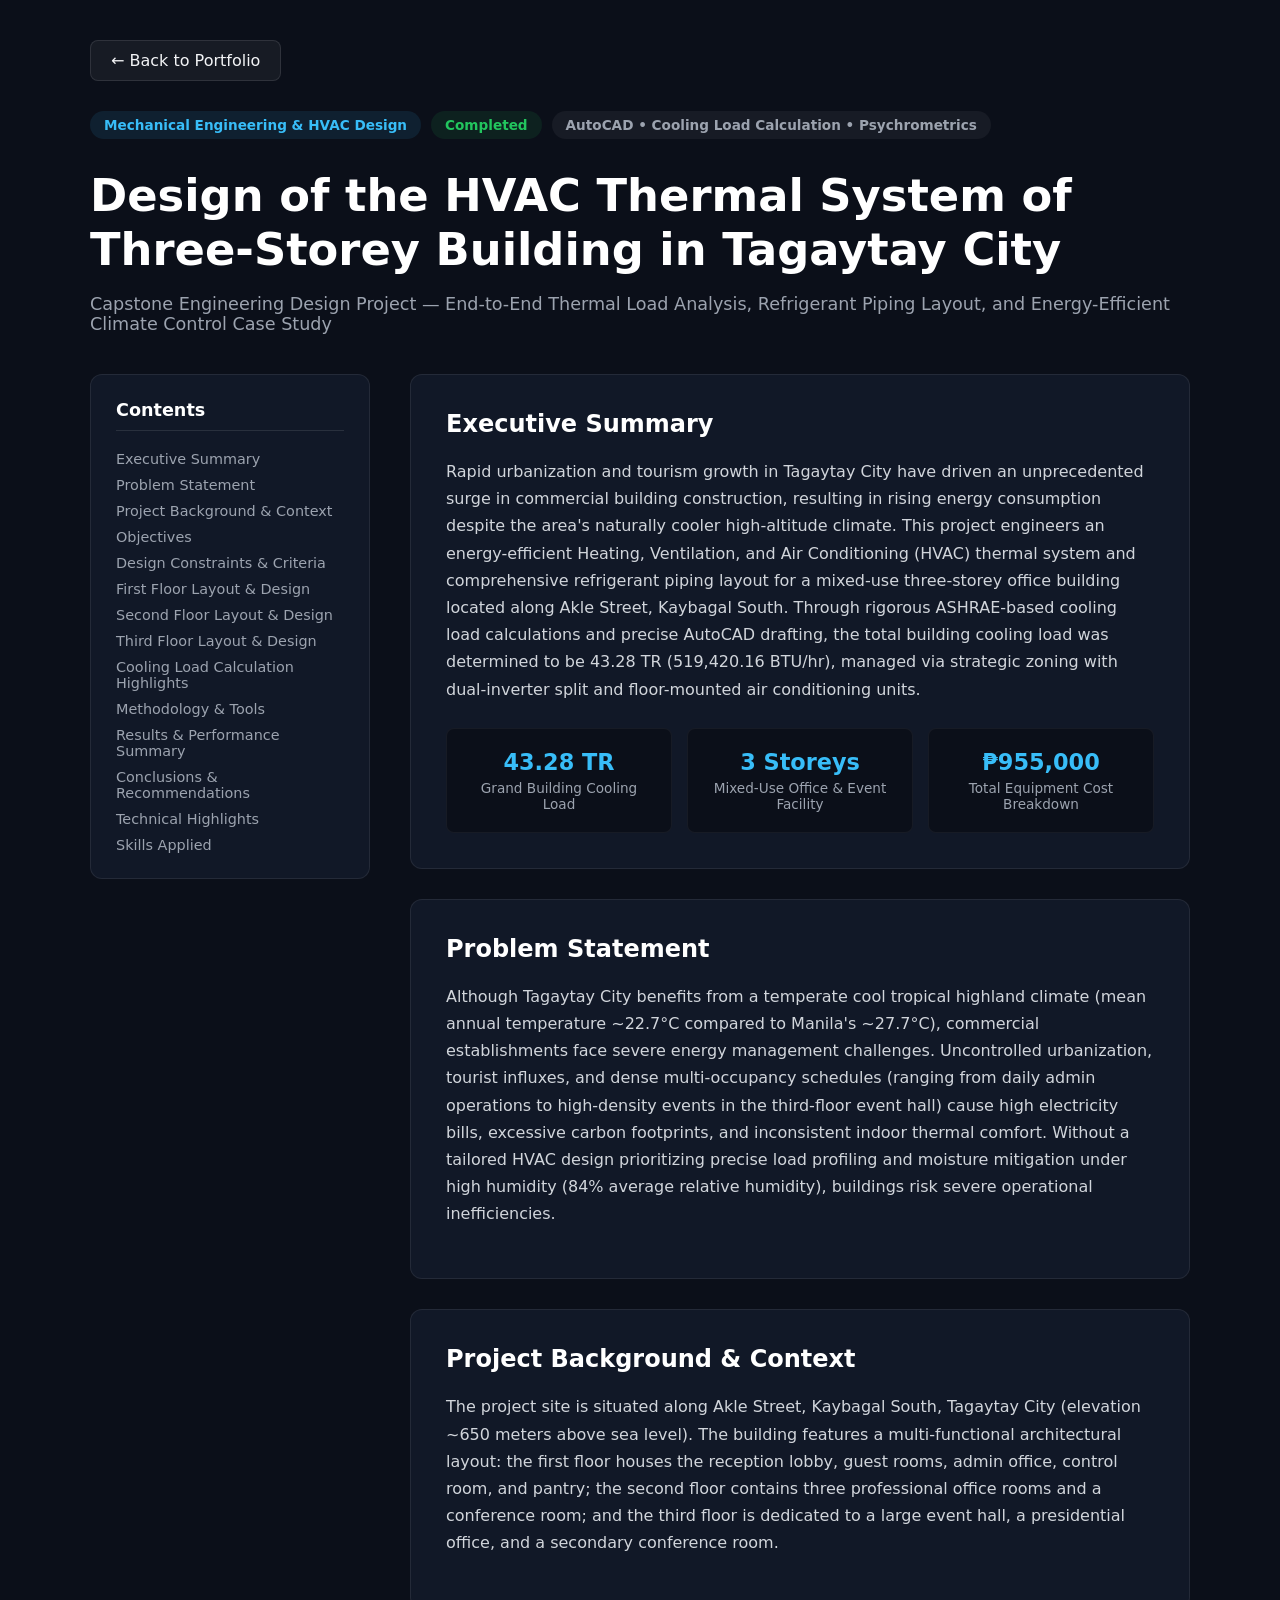
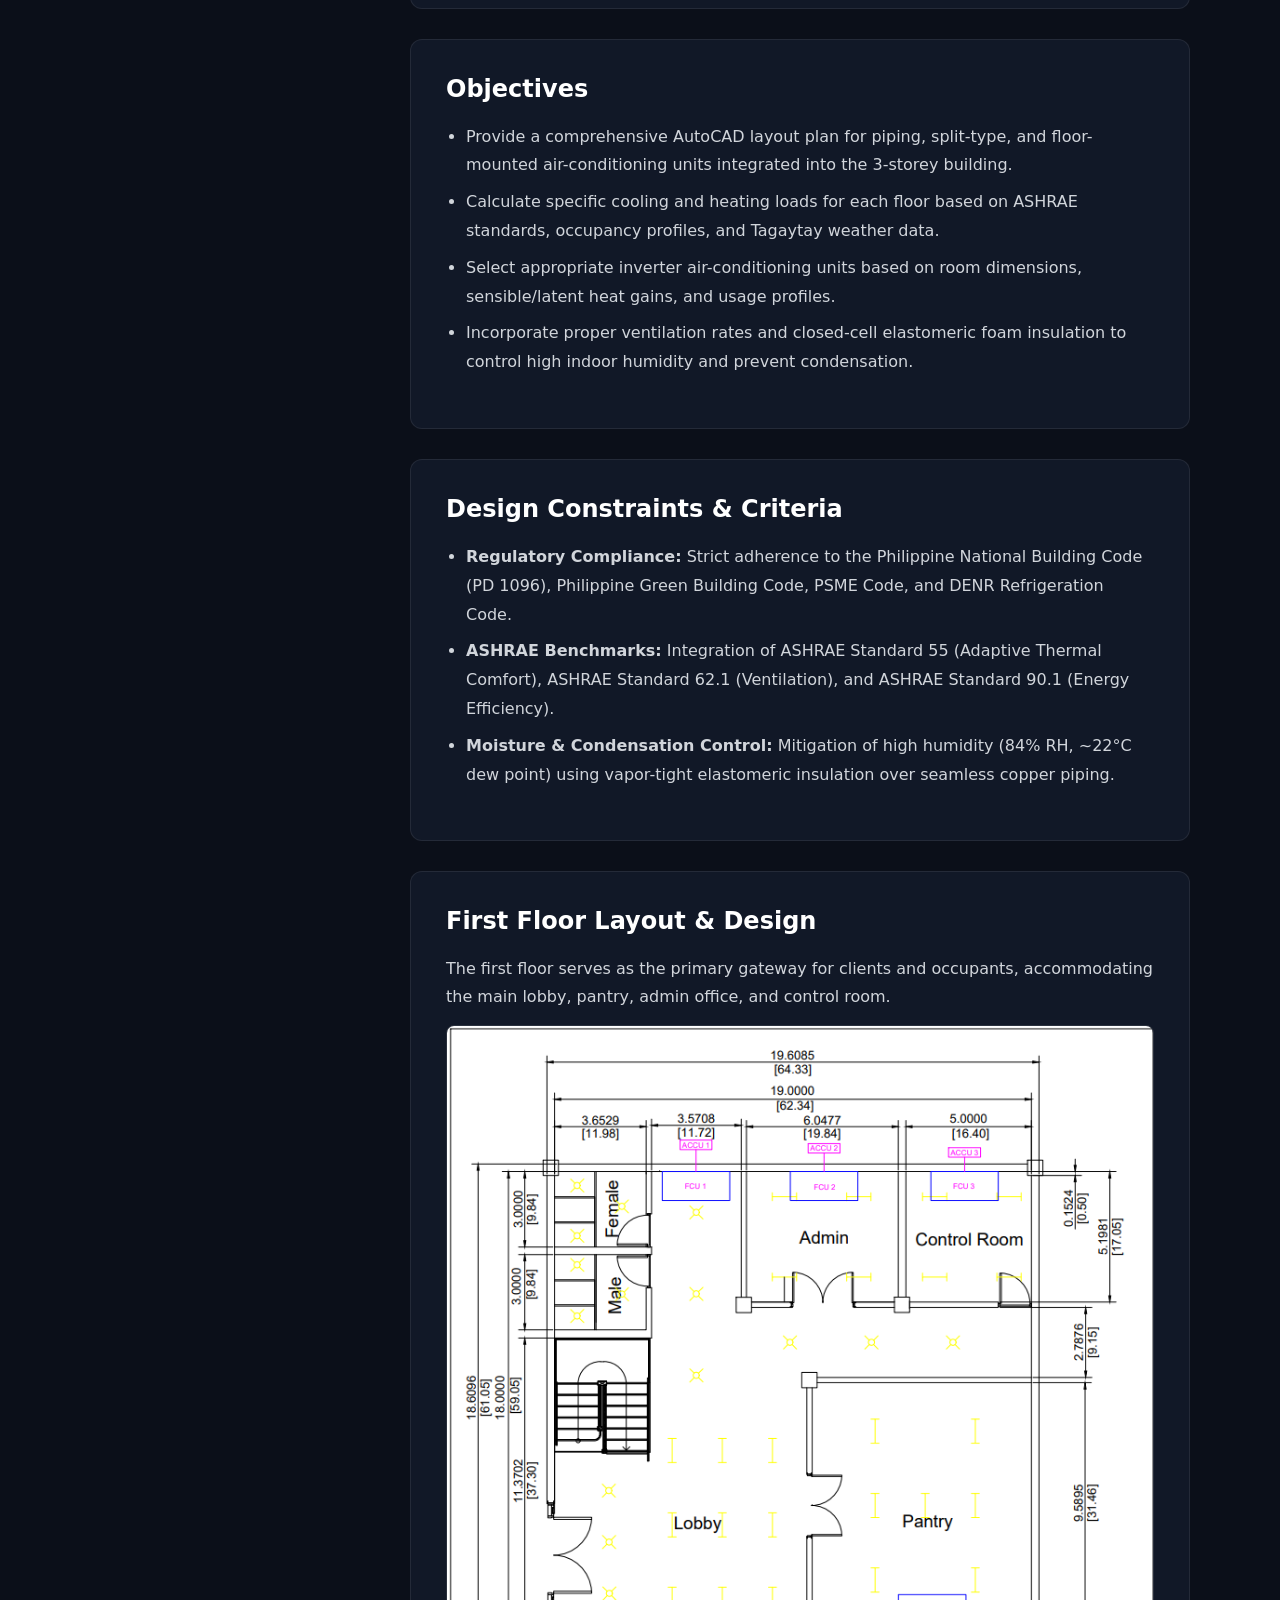
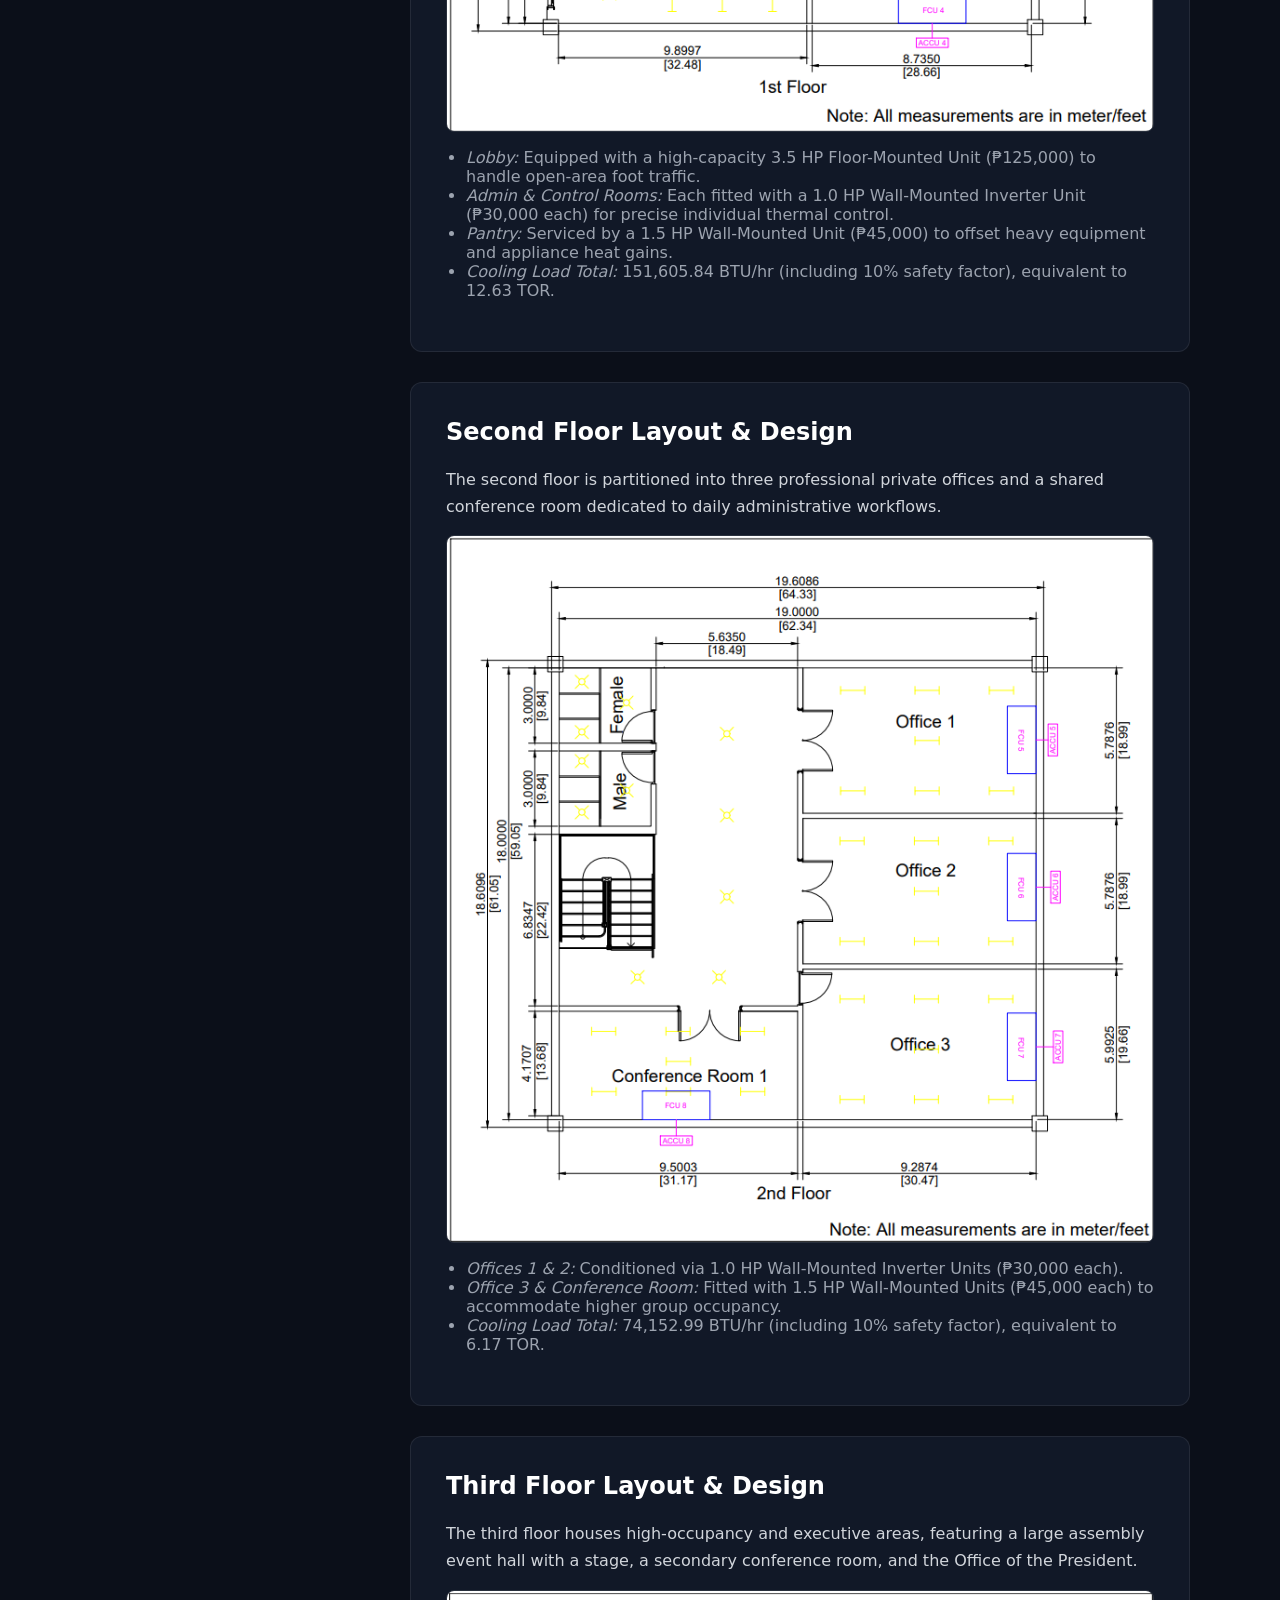
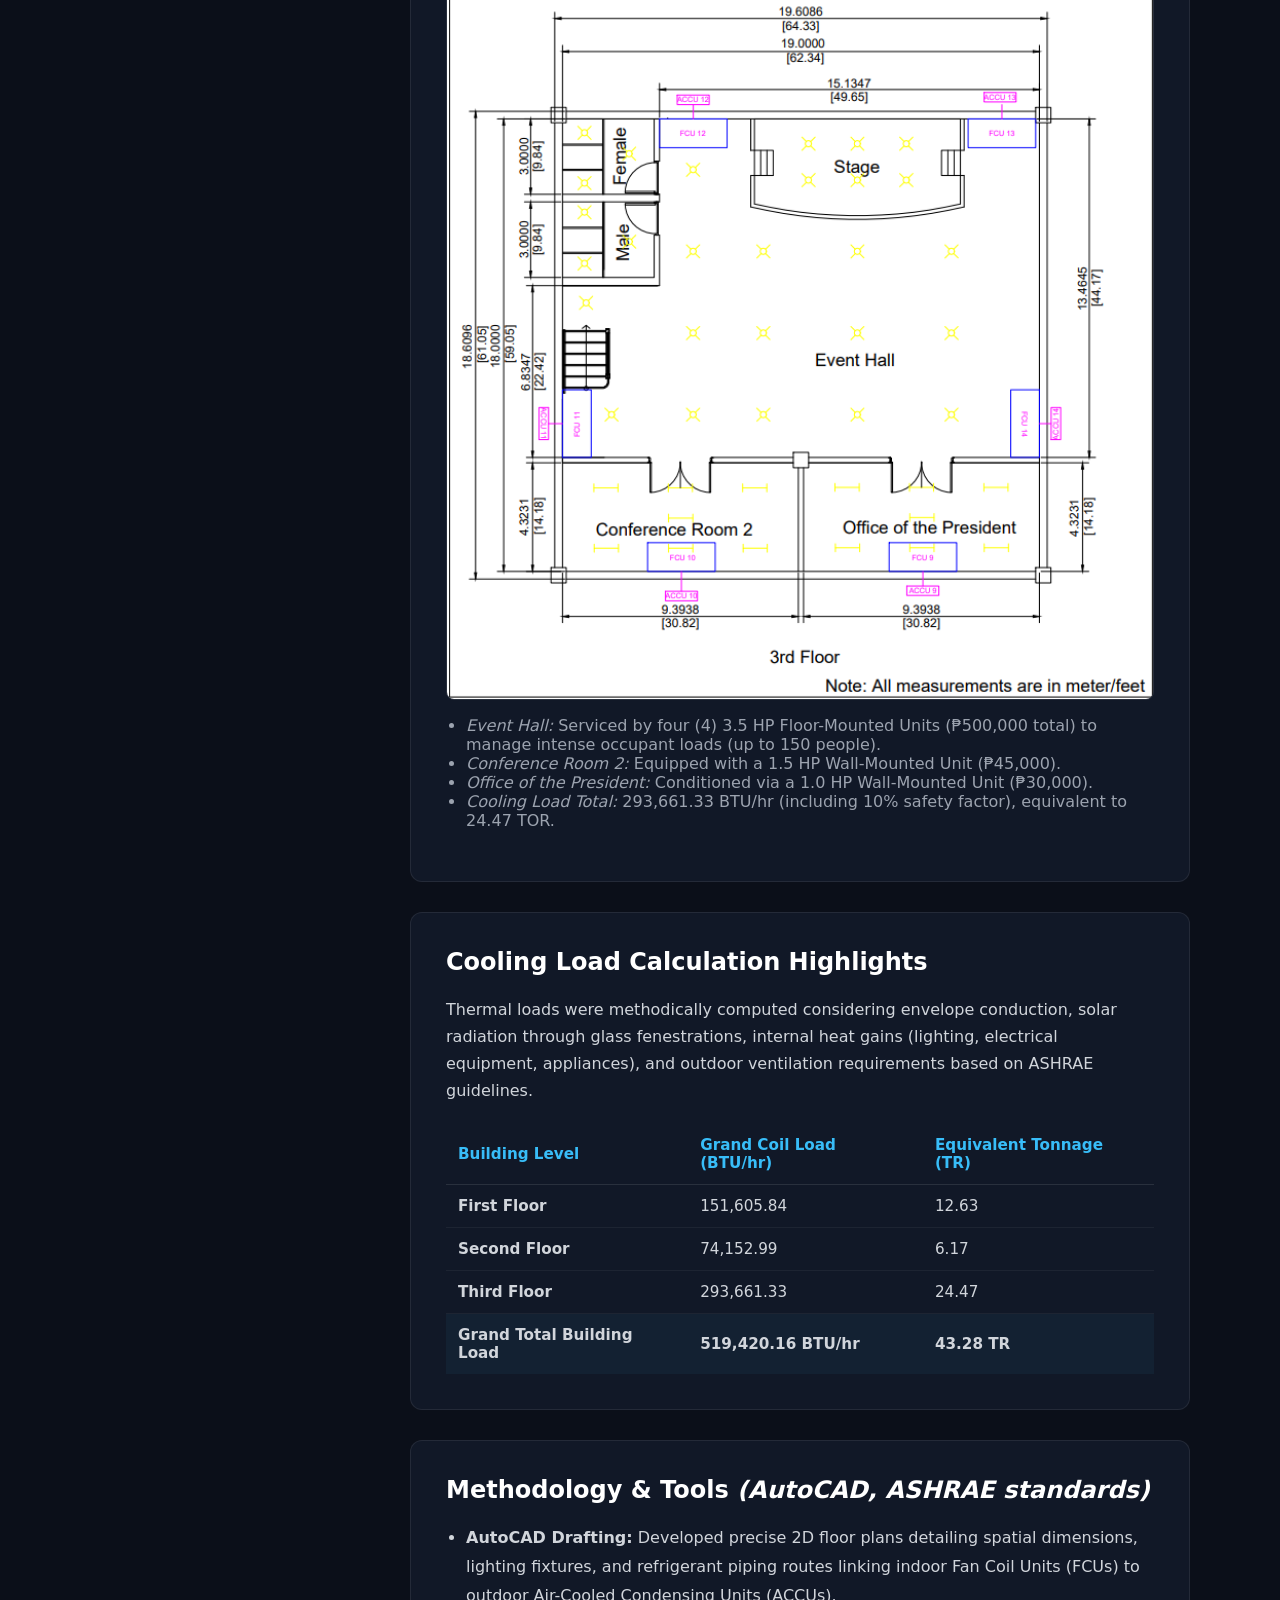
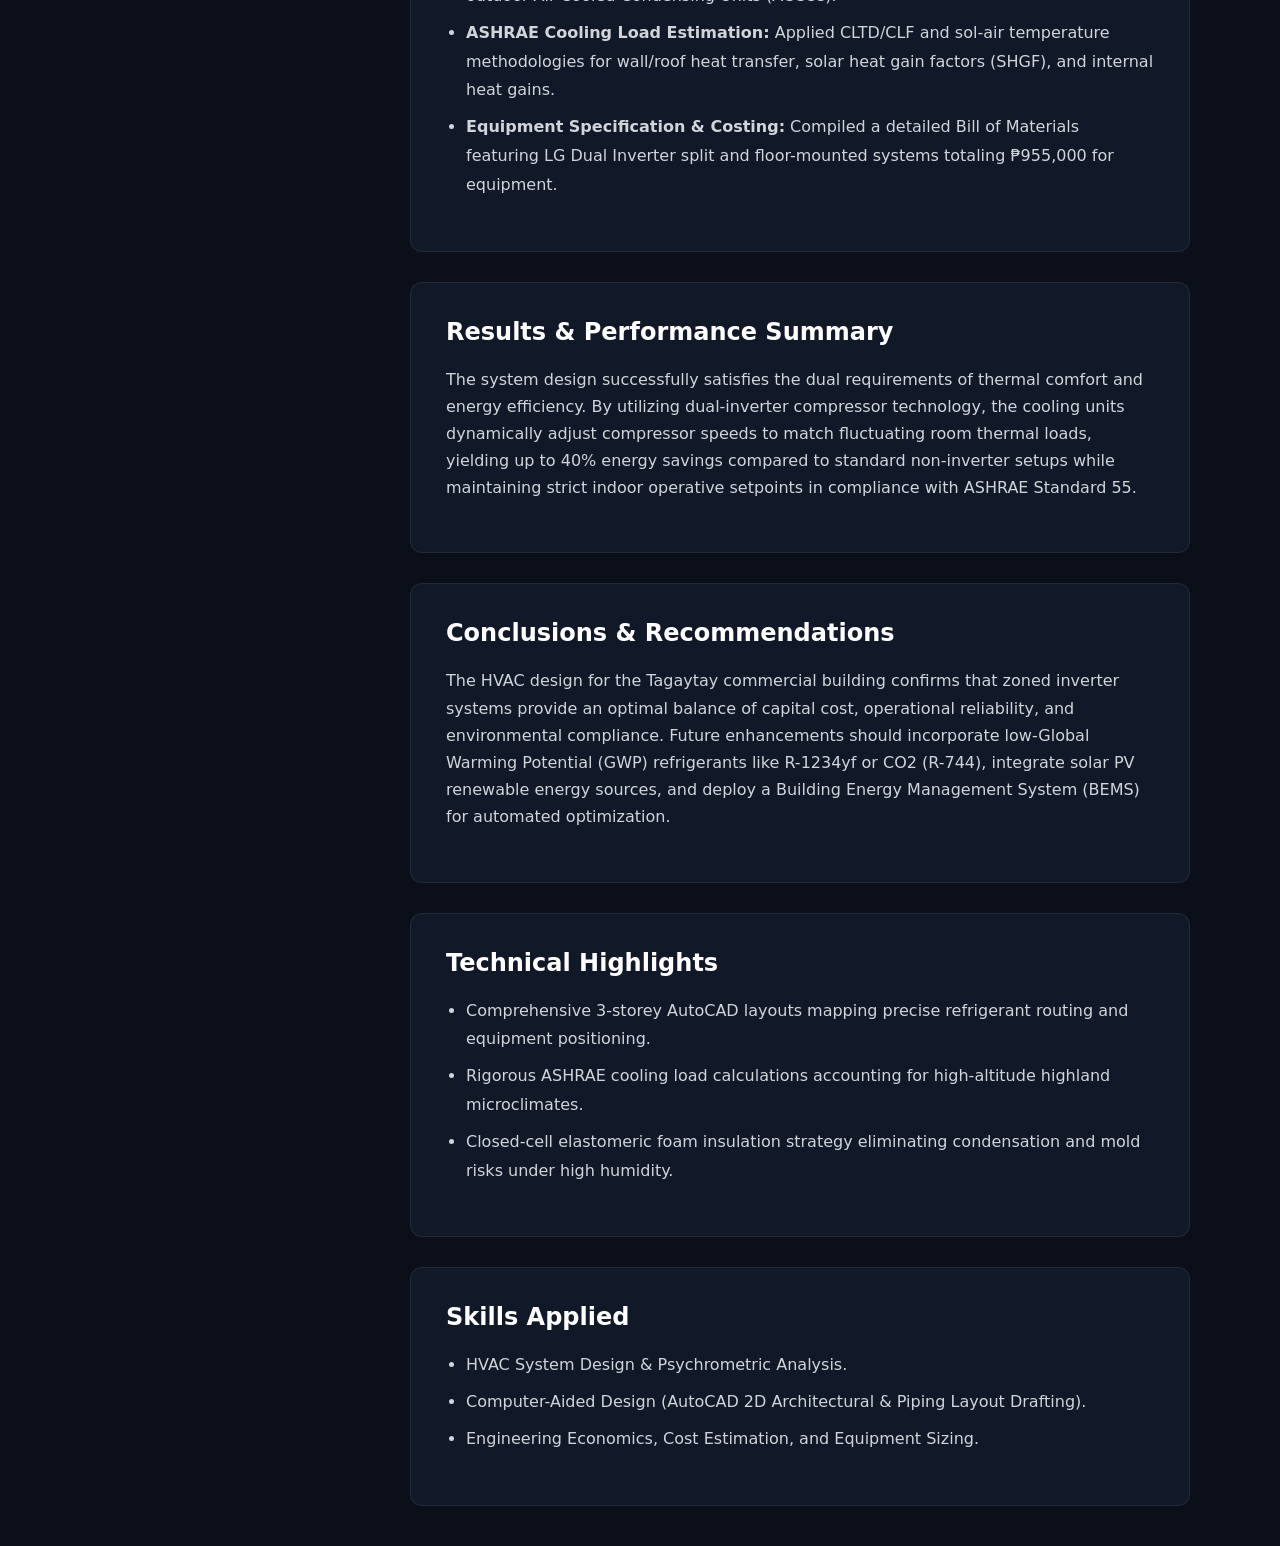
<file: hvac-project.html>
<!DOCTYPE html>
<html lang="en">
<head>
    <meta charset="UTF-8">
    <meta name="viewport" content="width=device-width, initial-scale=1.0">
    <title>Design of the HVAC Thermal System of a Three-Storey Building in Tagaytay City | Carlo James A. Ungria</title>
</head>
<body style="background-color: #0b0f19; color: #f3f4f6; font-family: system-ui, -apple-system, sans-serif; margin: 0; padding: 40px 20px;">

    <div class="container" style="max-width: 1100px; margin: 0 auto;">
        
        <!-- Back Button -->
        <a href="index.html" style="display: inline-block; background: rgba(255, 255, 255, 0.05); border: 1px solid rgba(255, 255, 255, 0.1); color: #f3f4f6; padding: 10px 20px; border-radius: 8px; text-decoration: none; font-weight: 500; margin-bottom: 30px;">
            &larr; Back to Portfolio
        </a>

        <!-- Tags & Title Header -->
        <div style="margin-bottom: 40px;">
            <div style="display: flex; gap: 10px; margin-bottom: 15px;">
                <span style="background: rgba(56, 189, 248, 0.1); color: #38bdf8; padding: 6px 14px; border-radius: 20px; font-size: 0.85rem; font-weight: 600;">Mechanical Engineering & HVAC Design</span>
                <span style="background: rgba(34, 197, 94, 0.1); color: #22c55e; padding: 6px 14px; border-radius: 20px; font-size: 0.85rem; font-weight: 600;">Completed</span>
                <span style="background: rgba(255, 255, 255, 0.05); color: #9ca3af; padding: 6px 14px; border-radius: 20px; font-size: 0.85rem; font-weight: 600;">AutoCAD • Cooling Load Calculation • Psychrometrics</span>
            </div>
            <h1 style="font-size: clamp(2rem, 4vw, 2.8rem); font-weight: 800; color: #ffffff; margin-bottom: 15px; line-height: 1.2;">
                Design of the HVAC Thermal System of Three-Storey Building in Tagaytay City
            </h1>
            <p style="font-size: 1.1rem; color: #9ca3af;">
                Capstone Engineering Design Project — End-to-End Thermal Load Analysis, Refrigerant Piping Layout, and Energy-Efficient Climate Control Case Study
            </p>
        </div>

        <!-- Layout Grid: Table of Contents on Left, Content on Right -->
        <div style="display: grid; grid-template-columns: 280px 1fr; gap: 40px; align-items: start;" class="case-study-grid">
            
            <!-- Left Sidebar: Contents Matching Exact Flow -->
            <div style="background: #111827; border: 1px solid rgba(255, 255, 255, 0.08); border-radius: 12px; padding: 25px; position: sticky; top: 20px;">
                <h3 style="color: #ffffff; font-size: 1.1rem; margin-top: 0; margin-bottom: 20px; border-bottom: 1px solid rgba(255,255,255,0.1); padding-bottom: 10px;">Contents</h3>
                <ul style="list-style: none; padding: 0; margin: 0; display: flex; flex-direction: column; gap: 10px; font-size: 0.9rem;">
                    <li><a href="#executive-summary" style="color: #9ca3af; text-decoration: none;">Executive Summary</a></li>
                    <li><a href="#problem-statement" style="color: #9ca3af; text-decoration: none;">Problem Statement</a></li>
                    <li><a href="#project-background" style="color: #9ca3af; text-decoration: none;">Project Background & Context</a></li>
                    <li><a href="#objectives" style="color: #9ca3af; text-decoration: none;">Objectives</a></li>
                    <li><a href="#constraints" style="color: #9ca3af; text-decoration: none;">Design Constraints & Criteria</a></li>
                    <li><a href="#floor-1" style="color: #9ca3af; text-decoration: none;">First Floor Layout & Design</a></li>
                    <li><a href="#floor-2" style="color: #9ca3af; text-decoration: none;">Second Floor Layout & Design</a></li>
                    <li><a href="#floor-3" style="color: #9ca3af; text-decoration: none;">Third Floor Layout & Design</a></li>
                    <li><a href="#cooling-load" style="color: #9ca3af; text-decoration: none;">Cooling Load Calculation Highlights</a></li>
                    <li><a href="#methodology" style="color: #9ca3af; text-decoration: none;">Methodology & Tools </em></a></li>
                    <li><a href="#validation" style="color: #9ca3af; text-decoration: none;">Results & Performance Summary</a></li>
                    <li><a href="#conclusions" style="color: #9ca3af; text-decoration: none;">Conclusions & Recommendations</a></li>
                    <li><a href="#highlights" style="color: #9ca3af; text-decoration: none;">Technical Highlights</a></li>
                    <li><a href="#skills" style="color: #9ca3af; text-decoration: none;">Skills Applied</a></li>
                </ul>
            </div>

            <!-- Right Main Content Area -->
            <div style="display: flex; flex-direction: column; gap: 30px;">
                
                <!-- Executive Summary -->
                <section id="executive-summary" style="background: #111827; border: 1px solid rgba(255, 255, 255, 0.08); border-radius: 12px; padding: 35px;">
                    <h2 style="color: #ffffff; margin-top: 0; font-size: 1.5rem; margin-bottom: 20px;">Executive Summary</h2>
                    <p style="line-height: 1.7; color: #d1d5db; margin-bottom: 20px;">
                        Rapid urbanization and tourism growth in Tagaytay City have driven an unprecedented surge in commercial building construction, resulting in rising energy consumption despite the area's naturally cooler high-altitude climate. This project engineers an energy-efficient Heating, Ventilation, and Air Conditioning (HVAC) thermal system and comprehensive refrigerant piping layout for a mixed-use three-storey office building located along Akle Street, Kaybagal South. Through rigorous ASHRAE-based cooling load calculations and precise AutoCAD drafting, the total building cooling load was determined to be 43.28 TR (519,420.16 BTU/hr), managed via strategic zoning with dual-inverter split and floor-mounted air conditioning units.
                    </p>
                    
                    <div style="display: grid; grid-template-columns: repeat(auto-fit, minmax(180px, 1fr)); gap: 15px; margin-top: 25px;">
                        <div style="background: #0b0f19; border: 1px solid rgba(255,255,255,0.05); padding: 20px; border-radius: 8px; text-align: center;">
                            <div style="color: #38bdf8; font-size: 1.4rem; font-weight: 700;">43.28 TR</div>
                            <div style="color: #9ca3af; font-size: 0.85rem; margin-top: 5px;">Grand Building Cooling Load</div>
                        </div>
                        <div style="background: #0b0f19; border: 1px solid rgba(255,255,255,0.05); padding: 20px; border-radius: 8px; text-align: center;">
                            <div style="color: #38bdf8; font-size: 1.4rem; font-weight: 700;">3 Storeys</div>
                            <div style="color: #9ca3af; font-size: 0.85rem; margin-top: 5px;">Mixed-Use Office & Event Facility</div>
                        </div>
                        <div style="background: #0b0f19; border: 1px solid rgba(255,255,255,0.05); padding: 20px; border-radius: 8px; text-align: center;">
                            <div style="color: #38bdf8; font-size: 1.4rem; font-weight: 700;">₱955,000</div>
                            <div style="color: #9ca3af; font-size: 0.85rem; margin-top: 5px;">Total Equipment Cost Breakdown</div>
                        </div>
                    </div>
                </section>

                <!-- Problem Statement -->
                <section id="problem-statement" style="background: #111827; border: 1px solid rgba(255, 255, 255, 0.08); border-radius: 12px; padding: 35px;">
                    <h2 style="color: #ffffff; margin-top: 0; font-size: 1.5rem; margin-bottom: 20px;">Problem Statement</h2>
                    <p style="line-height: 1.7; color: #d1d5db;">
                        Although Tagaytay City benefits from a temperate cool tropical highland climate (mean annual temperature ~22.7°C compared to Manila's ~27.7°C), commercial establishments face severe energy management challenges. Uncontrolled urbanization, tourist influxes, and dense multi-occupancy schedules (ranging from daily admin operations to high-density events in the third-floor event hall) cause high electricity bills, excessive carbon footprints, and inconsistent indoor thermal comfort. Without a tailored HVAC design prioritizing precise load profiling and moisture mitigation under high humidity (84% average relative humidity), buildings risk severe operational inefficiencies.
                    </p>
                </section>

                <!-- Project Background & Context -->
                <section id="project-background" style="background: #111827; border: 1px solid rgba(255, 255, 255, 0.08); border-radius: 12px; padding: 35px;">
                    <h2 style="color: #ffffff; margin-top: 0; font-size: 1.5rem; margin-bottom: 20px;">Project Background & Context</h2>
                    <p style="line-height: 1.7; color: #d1d5db;">
                        The project site is situated along Akle Street, Kaybagal South, Tagaytay City (elevation ~650 meters above sea level). The building features a multi-functional architectural layout: the first floor houses the reception lobby, guest rooms, admin office, control room, and pantry; the second floor contains three professional office rooms and a conference room; and the third floor is dedicated to a large event hall, a presidential office, and a secondary conference room. 
                    </p>
                </section>

                <!-- Objectives -->
                <section id="objectives" style="background: #111827; border: 1px solid rgba(255, 255, 255, 0.08); border-radius: 12px; padding: 35px;">
                    <h2 style="color: #ffffff; margin-top: 0; font-size: 1.5rem; margin-bottom: 20px;">Objectives</h2>
                    <ul style="line-height: 1.8; color: #d1d5db; padding-left: 20px; display: flex; flex-direction: column; gap: 8px;">
                        <li>Provide a comprehensive AutoCAD layout plan for piping, split-type, and floor-mounted air-conditioning units integrated into the 3-storey building.</li>
                        <li>Calculate specific cooling and heating loads for each floor based on ASHRAE standards, occupancy profiles, and Tagaytay weather data.</li>
                        <li>Select appropriate inverter air-conditioning units based on room dimensions, sensible/latent heat gains, and usage profiles.</li>
                        <li>Incorporate proper ventilation rates and closed-cell elastomeric foam insulation to control high indoor humidity and prevent condensation.</li>
                    </ul>
                </section>

                <!-- Design Constraints & Criteria -->
                <section id="constraints" style="background: #111827; border: 1px solid rgba(255, 255, 255, 0.08); border-radius: 12px; padding: 35px;">
                    <h2 style="color: #ffffff; margin-top: 0; font-size: 1.5rem; margin-bottom: 20px;">Design Constraints & Criteria</h2>
                    <ul style="line-height: 1.8; color: #d1d5db; padding-left: 20px; display: flex; flex-direction: column; gap: 8px;">
                        <li><strong>Regulatory Compliance:</strong> Strict adherence to the Philippine National Building Code (PD 1096), Philippine Green Building Code, PSME Code, and DENR Refrigeration Code.</li>
                        <li><strong>ASHRAE Benchmarks:</strong> Integration of ASHRAE Standard 55 (Adaptive Thermal Comfort), ASHRAE Standard 62.1 (Ventilation), and ASHRAE Standard 90.1 (Energy Efficiency).</li>
                        <li><strong>Moisture & Condensation Control:</strong> Mitigation of high humidity (84% RH, ~22°C dew point) using vapor-tight elastomeric insulation over seamless copper piping.</li>
                    </ul>
                </section>

                <!-- First Floor -->
                <section id="floor-1" style="background: #111827; border: 1px solid rgba(255, 255, 255, 0.08); border-radius: 12px; padding: 35px;">
                    <h2 style="color: #ffffff; margin-top: 0; font-size: 1.5rem; margin-bottom: 20px;">First Floor Layout & Design</h2>
                    <p style="line-height: 1.7; color: #d1d5db; margin-bottom: 15px;">
                        The first floor serves as the primary gateway for clients and occupants, accommodating the main lobby, pantry, admin office, and control room. 
                    </p>
                    <div style="border-radius: 8px; overflow: hidden; border: 1px solid rgba(255,255,255,0.1); margin-bottom: 15px;">
                        <img src="1F.png" alt="First Floor AutoCAD Piping Layout" style="width: 100%; height: auto; display: block;">
                    </div>
                    <ul style="color: #9ca3af; padding-left: 20px;">
                        <li><em>Lobby:</em> Equipped with a high-capacity 3.5 HP Floor-Mounted Unit (₱125,000) to handle open-area foot traffic.</li>
                        <li><em>Admin & Control Rooms:</em> Each fitted with a 1.0 HP Wall-Mounted Inverter Unit (₱30,000 each) for precise individual thermal control.</li>
                        <li><em>Pantry:</em> Serviced by a 1.5 HP Wall-Mounted Unit (₱45,000) to offset heavy equipment and appliance heat gains.</li>
                        <li><em>Cooling Load Total:</em> 151,605.84 BTU/hr (including 10% safety factor), equivalent to 12.63 TOR.</li>
                    </ul>
                </section>

                <!-- Second Floor -->
                <section id="floor-2" style="background: #111827; border: 1px solid rgba(255, 255, 255, 0.08); border-radius: 12px; padding: 35px;">
                    <h2 style="color: #ffffff; margin-top: 0; font-size: 1.5rem; margin-bottom: 20px;">Second Floor Layout & Design</h2>
                    <p style="line-height: 1.7; color: #d1d5db; margin-bottom: 15px;">
                        The second floor is partitioned into three professional private offices and a shared conference room dedicated to daily administrative workflows.
                    </p>
                    <div style="border-radius: 8px; overflow: hidden; border: 1px solid rgba(255,255,255,0.1); margin-bottom: 15px;">
                        <img src="2F.png" alt="Second Floor AutoCAD Piping Layout" style="width: 100%; height: auto; display: block;">
                    </div>
                    <ul style="color: #9ca3af; padding-left: 20px;">
                        <li><em>Offices 1 & 2:</em> Conditioned via 1.0 HP Wall-Mounted Inverter Units (₱30,000 each).</li>
                        <li><em>Office 3 & Conference Room:</em> Fitted with 1.5 HP Wall-Mounted Units (₱45,000 each) to accommodate higher group occupancy.</li>
                        <li><em>Cooling Load Total:</em> 74,152.99 BTU/hr (including 10% safety factor), equivalent to 6.17 TOR.</li>
                    </ul>
                </section>

                <!-- Third Floor -->
                <section id="floor-3" style="background: #111827; border: 1px solid rgba(255, 255, 255, 0.08); border-radius: 12px; padding: 35px;">
                    <h2 style="color: #ffffff; margin-top: 0; font-size: 1.5rem; margin-bottom: 20px;">Third Floor Layout & Design</h2>
                    <p style="line-height: 1.7; color: #d1d5db; margin-bottom: 15px;">
                        The third floor houses high-occupancy and executive areas, featuring a large assembly event hall with a stage, a secondary conference room, and the Office of the President.
                    </p>
                    <div style="border-radius: 8px; overflow: hidden; border: 1px solid rgba(255,255,255,0.1); margin-bottom: 15px;">
                        <img src="3F.png" alt="Third Floor AutoCAD Piping Layout" style="width: 100%; height: auto; display: block;">
                    </div>
                    <ul style="color: #9ca3af; padding-left: 20px;">
                        <li><em>Event Hall:</em> Serviced by four (4) 3.5 HP Floor-Mounted Units (₱500,000 total) to manage intense occupant loads (up to 150 people).</li>
                        <li><em>Conference Room 2:</em> Equipped with a 1.5 HP Wall-Mounted Unit (₱45,000).</li>
                        <li><em>Office of the President:</em> Conditioned via a 1.0 HP Wall-Mounted Unit (₱30,000).</li>
                        <li><em>Cooling Load Total:</em> 293,661.33 BTU/hr (including 10% safety factor), equivalent to 24.47 TOR.</li>
                    </ul>
                </section>

                <!-- Cooling Load Calculation Highlights -->
                <section id="cooling-load" style="background: #111827; border: 1px solid rgba(255, 255, 255, 0.08); border-radius: 12px; padding: 35px;">
                    <h2 style="color: #ffffff; margin-top: 0; font-size: 1.5rem; margin-bottom: 20px;">Cooling Load Calculation Highlights</h2>
                    <p style="line-height: 1.7; color: #d1d5db; margin-bottom: 20px;">
                        Thermal loads were methodically computed considering envelope conduction, solar radiation through glass fenestrations, internal heat gains (lighting, electrical equipment, appliances), and outdoor ventilation requirements based on ASHRAE guidelines.
                    </p>
                    <div style="overflow-x: auto;">
                        <table style="width: 100%; border-collapse: collapse; text-align: left; color: #d1d5db; font-size: 0.95rem;">
                            <thead>
                                <tr style="border-bottom: 1px solid rgba(255,255,255,0.1);">
                                    <th style="padding: 12px; color: #38bdf8;">Building Level</th>
                                    <th style="padding: 12px; color: #38bdf8;">Grand Coil Load (BTU/hr)</th>
                                    <th style="padding: 12px; color: #38bdf8;">Equivalent Tonnage (TR)</th>
                                </tr>
                            </thead>
                            <tbody>
                                <tr style="border-bottom: 1px solid rgba(255,255,255,0.05);">
                                    <td style="padding: 12px;"><strong>First Floor</strong></td>
                                    <td style="padding: 12px;">151,605.84</td>
                                    <td style="padding: 12px;">12.63</td>
                                </tr>
                                <tr style="border-bottom: 1px solid rgba(255,255,255,0.05);">
                                    <td style="padding: 12px;"><strong>Second Floor</strong></td>
                                    <td style="padding: 12px;">74,152.99</td>
                                    <td style="padding: 12px;">6.17</td>
                                </tr>
                                <tr style="border-bottom: 1px solid rgba(255,255,255,0.05);">
                                    <td style="padding: 12px;"><strong>Third Floor</strong></td>
                                    <td style="padding: 12px;">293,661.33</td>
                                    <td style="padding: 12px;">24.47</td>
                                </tr>
                                <tr style="background: rgba(56, 189, 248, 0.05);">
                                    <td style="padding: 12px;"><strong>Grand Total Building Load</strong></td>
                                    <td style="padding: 12px;"><strong>519,420.16 BTU/hr</strong></td>
                                    <td style="padding: 12px;"><strong>43.28 TR</strong></td>
                                </tr>
                            </tbody>
                        </table>
                    </div>
                </section>

                <!-- Methodology & Tools -->
                <section id="methodology" style="background: #111827; border: 1px solid rgba(255, 255, 255, 0.08); border-radius: 12px; padding: 35px;">
                    <h2 style="color: #ffffff; margin-top: 0; font-size: 1.5rem; margin-bottom: 20px;">Methodology & Tools <em>(AutoCAD, ASHRAE standards)</em></h2>
                    <ul style="line-height: 1.8; color: #d1d5db; padding-left: 20px; display: flex; flex-direction: column; gap: 8px;">
                        <li><strong>AutoCAD Drafting:</strong> Developed precise 2D floor plans detailing spatial dimensions, lighting fixtures, and refrigerant piping routes linking indoor Fan Coil Units (FCUs) to outdoor Air-Cooled Condensing Units (ACCUs).</li>
                        <li><strong>ASHRAE Cooling Load Estimation:</strong> Applied CLTD/CLF and sol-air temperature methodologies for wall/roof heat transfer, solar heat gain factors (SHGF), and internal heat gains.</li>
                        <li><strong>Equipment Specification & Costing:</strong> Compiled a detailed Bill of Materials featuring LG Dual Inverter split and floor-mounted systems totaling ₱955,000 for equipment.</li>
                    </ul>
                </section>

                <!-- Results & Performance Validation -->
                <section id="validation" style="background: #111827; border: 1px solid rgba(255, 255, 255, 0.08); border-radius: 12px; padding: 35px;">
                    <h2 style="color: #ffffff; margin-top: 0; font-size: 1.5rem; margin-bottom: 20px;">Results & Performance Summary</h2>
                    <p style="line-height: 1.7; color: #d1d5db;">
                        The system design successfully satisfies the dual requirements of thermal comfort and energy efficiency. By utilizing dual-inverter compressor technology, the cooling units dynamically adjust compressor speeds to match fluctuating room thermal loads, yielding up to 40% energy savings compared to standard non-inverter setups while maintaining strict indoor operative setpoints in compliance with ASHRAE Standard 55.
                    </p>
                </section>

                <!-- Conclusions & Recommendations -->
                <section id="conclusions" style="background: #111827; border: 1px solid rgba(255, 255, 255, 0.08); border-radius: 12px; padding: 35px;">
                    <h2 style="color: #ffffff; margin-top: 0; font-size: 1.5rem; margin-bottom: 20px;">Conclusions & Recommendations</h2>
                    <p style="line-height: 1.7; color: #d1d5db;">
                        The HVAC design for the Tagaytay commercial building confirms that zoned inverter systems provide an optimal balance of capital cost, operational reliability, and environmental compliance. Future enhancements should incorporate low-Global Warming Potential (GWP) refrigerants like R-1234yf or CO2 (R-744), integrate solar PV renewable energy sources, and deploy a Building Energy Management System (BEMS) for automated optimization.
                    </p>
                </section>

                <!-- Technical Highlights -->
                <section id="highlights" style="background: #111827; border: 1px solid rgba(255, 255, 255, 0.08); border-radius: 12px; padding: 35px;">
                    <h2 style="color: #ffffff; margin-top: 0; font-size: 1.5rem; margin-bottom: 20px;">Technical Highlights</h2>
                    <ul style="line-height: 1.8; color: #d1d5db; padding-left: 20px; display: flex; flex-direction: column; gap: 8px;">
                        <li>Comprehensive 3-storey AutoCAD layouts mapping precise refrigerant routing and equipment positioning.</li>
                        <li>Rigorous ASHRAE cooling load calculations accounting for high-altitude highland microclimates.</li>
                        <li>Closed-cell elastomeric foam insulation strategy eliminating condensation and mold risks under high humidity.</li>
                    </ul>
                </section>

                <!-- Skills Applied -->
                <section id="skills" style="background: #111827; border: 1px solid rgba(255, 255, 255, 0.08); border-radius: 12px; padding: 35px;">
                    <h2 style="color: #ffffff; margin-top: 0; font-size: 1.5rem; margin-bottom: 20px;">Skills Applied</h2>
                    <ul style="line-height: 1.8; color: #d1d5db; padding-left: 20px; display: flex; flex-direction: column; gap: 8px;">
                        <li>HVAC System Design & Psychrometric Analysis.</li>
                        <li>Computer-Aided Design (AutoCAD 2D Architectural & Piping Layout Drafting).</li>
                        <li>Engineering Economics, Cost Estimation, and Equipment Sizing.</li>
                    </ul>
                </section>

            </div>
        </div>

    </div>

</body>
</html>
</file>
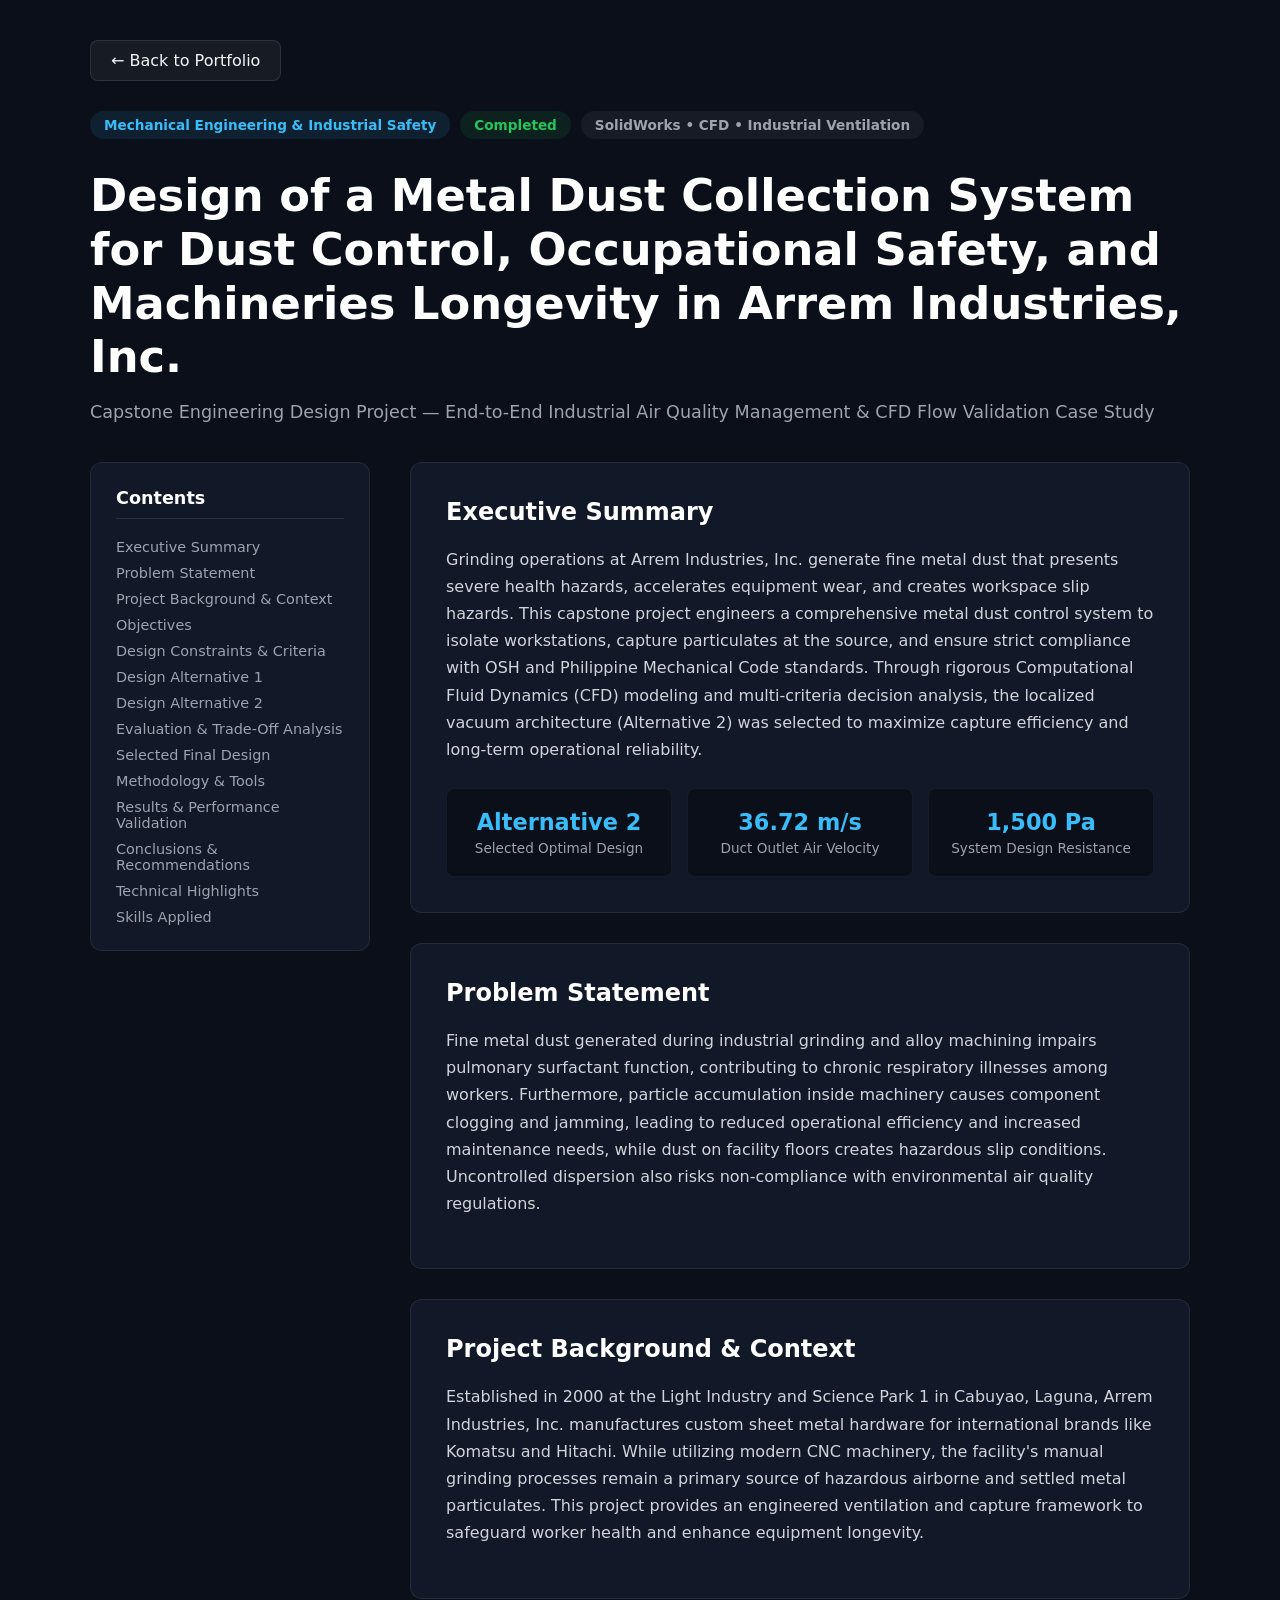
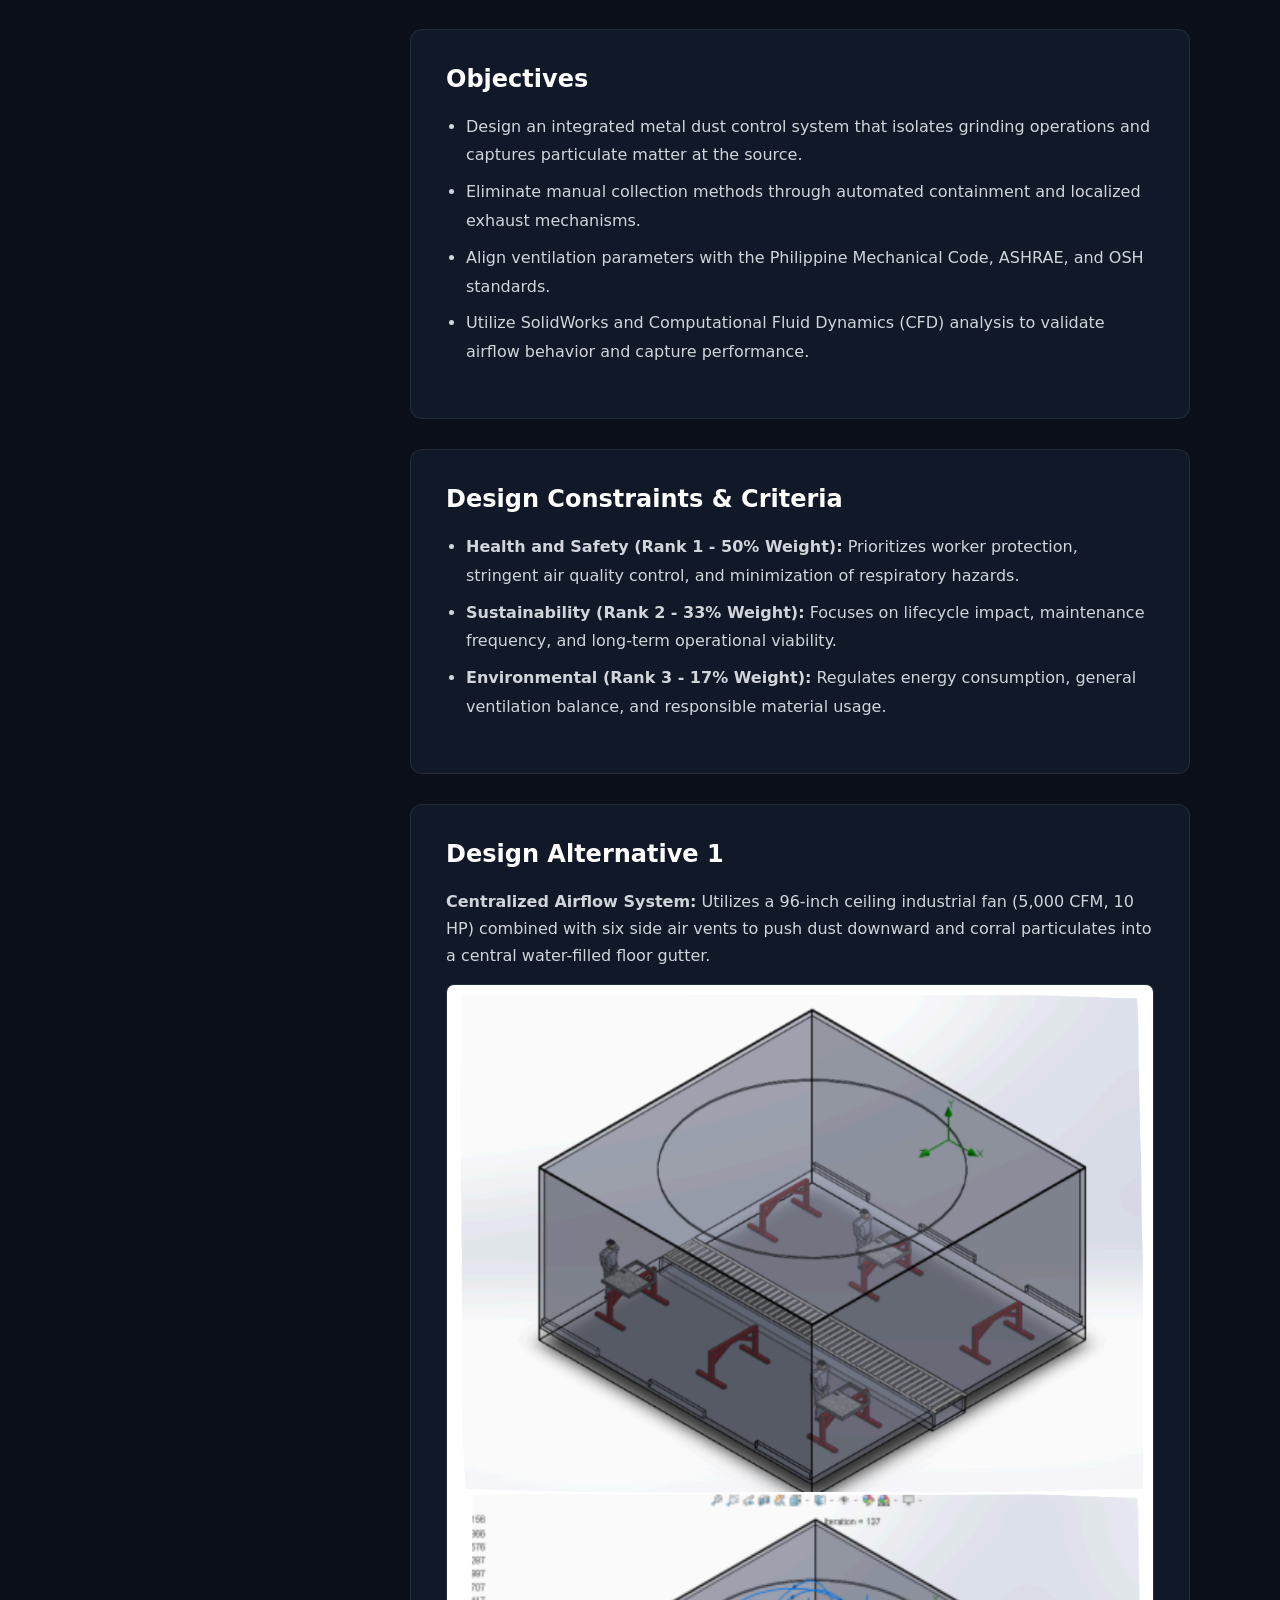
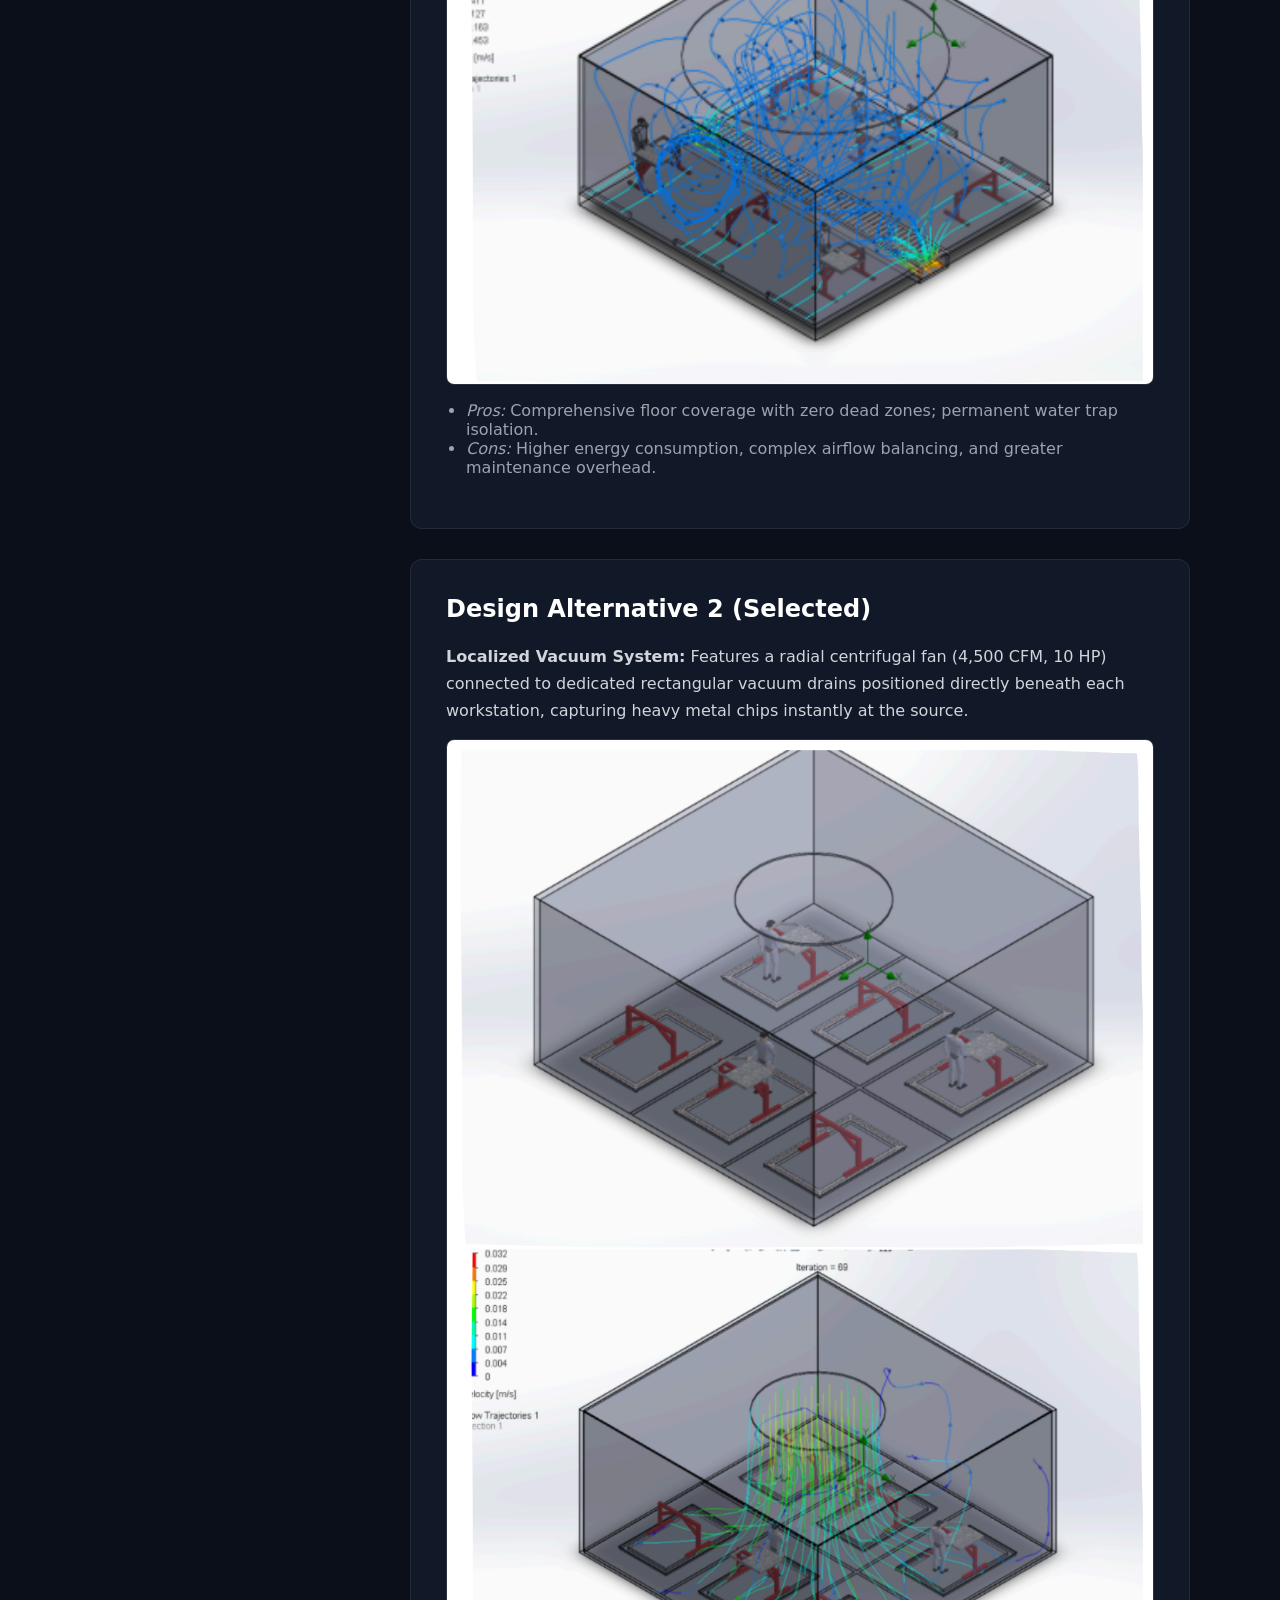
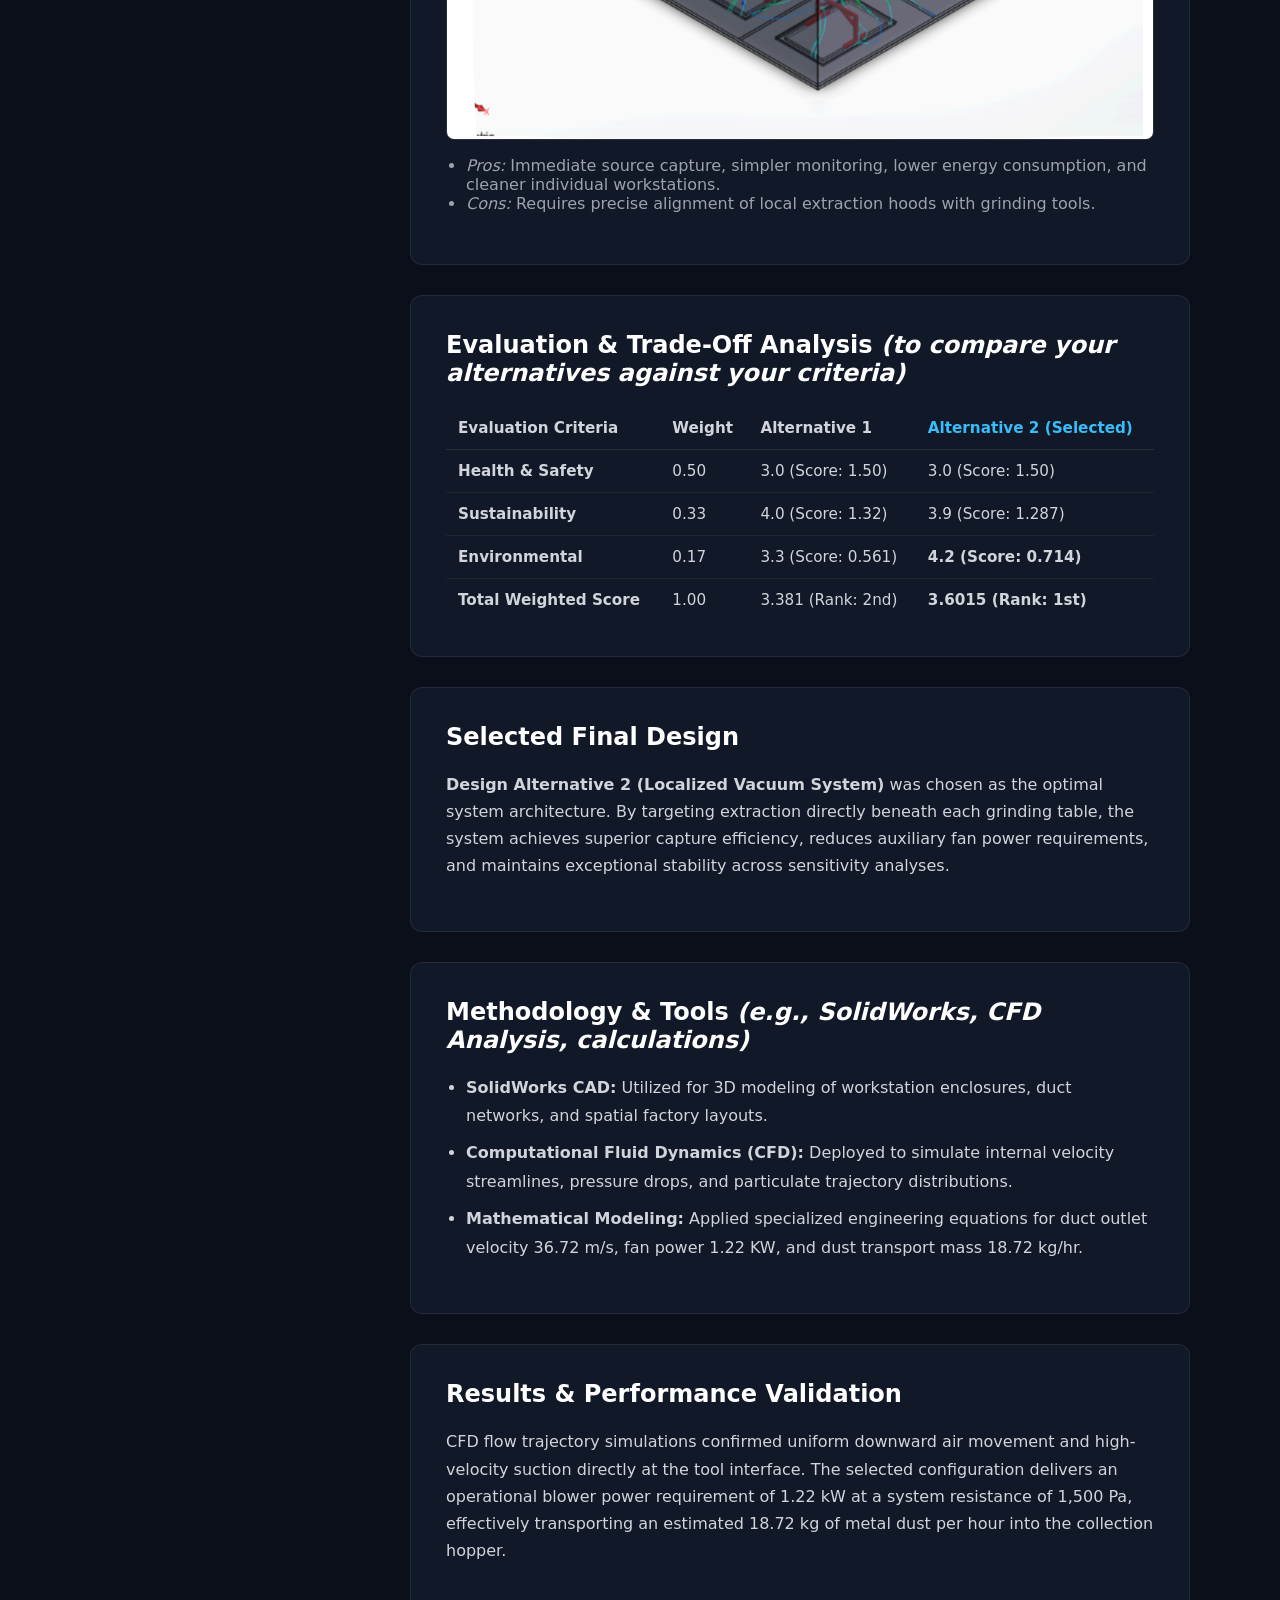
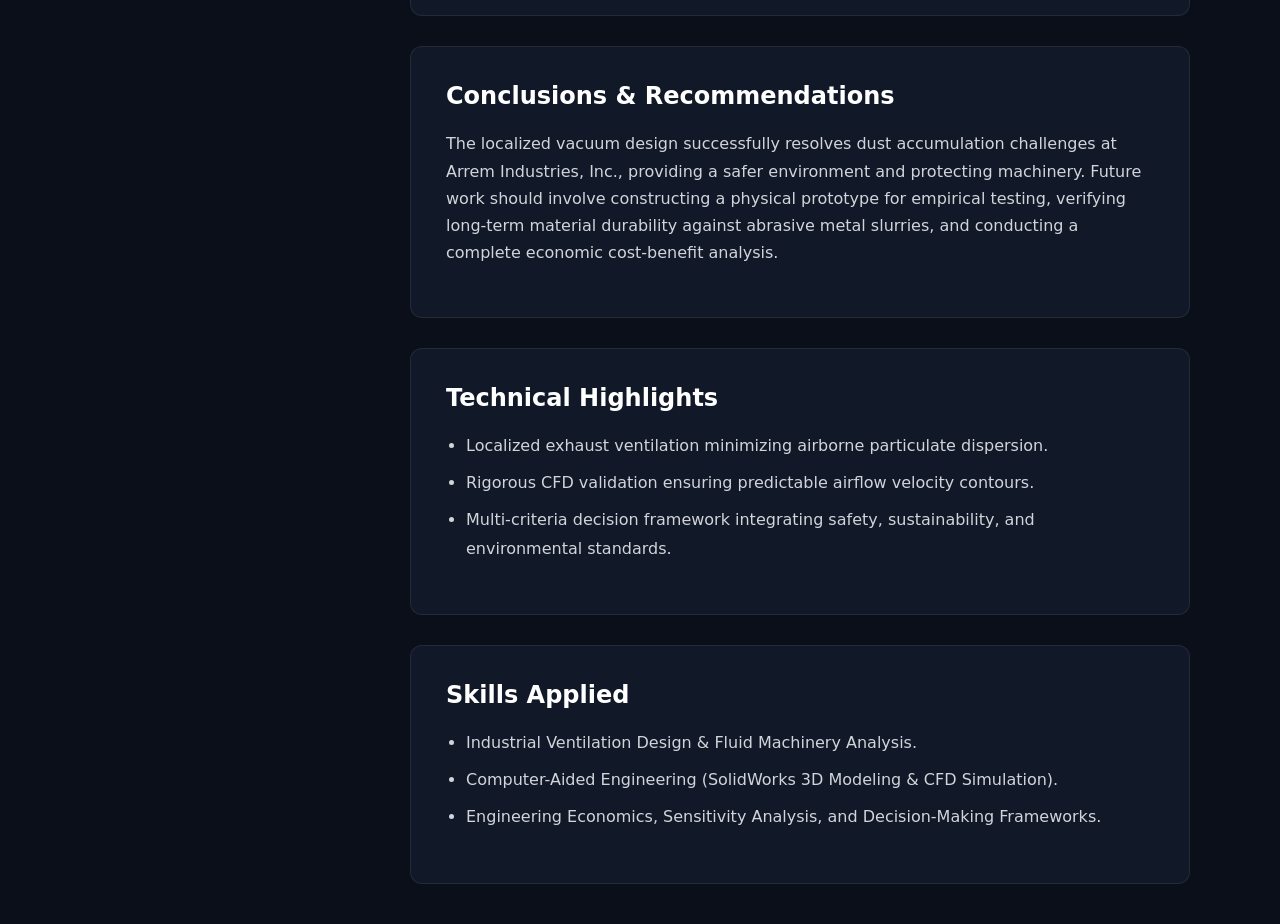
<file: metaldust-project.html>
<!DOCTYPE html>
<html lang="en">
<head>
    <meta charset="UTF-8">
    <meta name="viewport" content="width=device-width, initial-scale=1.0">
    <title>Design of a Metal Dust Collection System | Carlo James A. Ungria</title>
</head>
<body style="background-color: #0b0f19; color: #f3f4f6; font-family: system-ui, -apple-system, sans-serif; margin: 0; padding: 40px 20px;">

    <div class="container" style="max-width: 1100px; margin: 0 auto;">
        
        <!-- Back Button -->
        <a href="index.html" style="display: inline-block; background: rgba(255, 255, 255, 0.05); border: 1px solid rgba(255, 255, 255, 0.1); color: #f3f4f6; padding: 10px 20px; border-radius: 8px; text-decoration: none; font-weight: 500; margin-bottom: 30px;">
            &larr; Back to Portfolio
        </a>

        <!-- Tags & Title Header -->
        <div style="margin-bottom: 40px;">
            <div style="display: flex; gap: 10px; margin-bottom: 15px;">
                <span style="background: rgba(56, 189, 248, 0.1); color: #38bdf8; padding: 6px 14px; border-radius: 20px; font-size: 0.85rem; font-weight: 600;">Mechanical Engineering & Industrial Safety</span>
                <span style="background: rgba(34, 197, 94, 0.1); color: #22c55e; padding: 6px 14px; border-radius: 20px; font-size: 0.85rem; font-weight: 600;">Completed</span>
                <span style="background: rgba(255, 255, 255, 0.05); color: #9ca3af; padding: 6px 14px; border-radius: 20px; font-size: 0.85rem; font-weight: 600;">SolidWorks • CFD • Industrial Ventilation</span>
            </div>
            <h1 style="font-size: clamp(2rem, 4vw, 2.8rem); font-weight: 800; color: #ffffff; margin-bottom: 15px; line-height: 1.2;">
                Design of a Metal Dust Collection System for Dust Control, Occupational Safety, and Machineries Longevity in Arrem Industries, Inc.
            </h1>
            <p style="font-size: 1.1rem; color: #9ca3af;">
                Capstone Engineering Design Project — End-to-End Industrial Air Quality Management & CFD Flow Validation Case Study
            </p>
        </div>

        <!-- Layout Grid: Table of Contents on Left, Content on Right -->
        <div style="display: grid; grid-template-columns: 280px 1fr; gap: 40px; align-items: start;" class="case-study-grid">
            
            <!-- Left Sidebar: Contents Matching Exact Flow -->
            <div style="background: #111827; border: 1px solid rgba(255, 255, 255, 0.08); border-radius: 12px; padding: 25px; position: sticky; top: 20px;">
                <h3 style="color: #ffffff; font-size: 1.1rem; margin-top: 0; margin-bottom: 20px; border-bottom: 1px solid rgba(255,255,255,0.1); padding-bottom: 10px;">Contents</h3>
                <ul style="list-style: none; padding: 0; margin: 0; display: flex; flex-direction: column; gap: 10px; font-size: 0.9rem;">
                    <li><a href="#executive-summary" style="color: #9ca3af; text-decoration: none;">Executive Summary</a></li>
                    <li><a href="#problem-statement" style="color: #9ca3af; text-decoration: none;">Problem Statement</a></li>
                    <li><a href="#project-background" style="color: #9ca3af; text-decoration: none;">Project Background & Context</a></li>
                    <li><a href="#objectives" style="color: #9ca3af; text-decoration: none;">Objectives</a></li>
                    <li><a href="#constraints" style="color: #9ca3af; text-decoration: none;">Design Constraints & Criteria</a></li>
                    <li><a href="#alternative-1" style="color: #9ca3af; text-decoration: none;">Design Alternative 1</a></li>
                    <li><a href="#alternative-2" style="color: #9ca3af; text-decoration: none;">Design Alternative 2</a></li>
                    <li><a href="#trade-off" style="color: #9ca3af; text-decoration: none;">Evaluation & Trade-Off Analysis </em></a></li>
                    <li><a href="#final-design" style="color: #9ca3af; text-decoration: none;">Selected Final Design</a></li>
                    <li><a href="#methodology" style="color: #9ca3af; text-decoration: none;">Methodology & Tools </em></a></li>
                    <li><a href="#validation" style="color: #9ca3af; text-decoration: none;">Results & Performance Validation</a></li>
                    <li><a href="#conclusions" style="color: #9ca3af; text-decoration: none;">Conclusions & Recommendations</a></li>
                    <li><a href="#highlights" style="color: #9ca3af; text-decoration: none;">Technical Highlights</a></li>
                    <li><a href="#skills" style="color: #9ca3af; text-decoration: none;">Skills Applied</a></li>
                </ul>
            </div>

            <!-- Right Main Content Area -->
            <div style="display: flex; flex-direction: column; gap: 30px;">
                
                <!-- Executive Summary -->
                <section id="executive-summary" style="background: #111827; border: 1px solid rgba(255, 255, 255, 0.08); border-radius: 12px; padding: 35px;">
                    <h2 style="color: #ffffff; margin-top: 0; font-size: 1.5rem; margin-bottom: 20px;">Executive Summary</h2>
                    <p style="line-height: 1.7; color: #d1d5db; margin-bottom: 20px;">
                        Grinding operations at Arrem Industries, Inc. generate fine metal dust that presents severe health hazards, accelerates equipment wear, and creates workspace slip hazards. This capstone project engineers a comprehensive metal dust control system to isolate workstations, capture particulates at the source, and ensure strict compliance with OSH and Philippine Mechanical Code standards. Through rigorous Computational Fluid Dynamics (CFD) modeling and multi-criteria decision analysis, the localized vacuum architecture (Alternative 2) was selected to maximize capture efficiency and long-term operational reliability.
                    </p>
                    
                    <div style="display: grid; grid-template-columns: repeat(auto-fit, minmax(180px, 1fr)); gap: 15px; margin-top: 25px;">
                        <div style="background: #0b0f19; border: 1px solid rgba(255,255,255,0.05); padding: 20px; border-radius: 8px; text-align: center;">
                            <div style="color: #38bdf8; font-size: 1.4rem; font-weight: 700;">Alternative 2</div>
                            <div style="color: #9ca3af; font-size: 0.85rem; margin-top: 5px;">Selected Optimal Design</div>
                        </div>
                        <div style="background: #0b0f19; border: 1px solid rgba(255,255,255,0.05); padding: 20px; border-radius: 8px; text-align: center;">
                            <div style="color: #38bdf8; font-size: 1.4rem; font-weight: 700;">36.72 m/s</div>
                            <div style="color: #9ca3af; font-size: 0.85rem; margin-top: 5px;">Duct Outlet Air Velocity</div>
                        </div>
                        <div style="background: #0b0f19; border: 1px solid rgba(255,255,255,0.05); padding: 20px; border-radius: 8px; text-align: center;">
                            <div style="color: #38bdf8; font-size: 1.4rem; font-weight: 700;">1,500 Pa</div>
                            <div style="color: #9ca3af; font-size: 0.85rem; margin-top: 5px;">System Design Resistance</div>
                        </div>
                    </div>
                </section>

                <!-- Problem Statement -->
                <section id="problem-statement" style="background: #111827; border: 1px solid rgba(255, 255, 255, 0.08); border-radius: 12px; padding: 35px;">
                    <h2 style="color: #ffffff; margin-top: 0; font-size: 1.5rem; margin-bottom: 20px;">Problem Statement</h2>
                    <p style="line-height: 1.7; color: #d1d5db;">
                        Fine metal dust generated during industrial grinding and alloy machining impairs pulmonary surfactant function, contributing to chronic respiratory illnesses among workers. Furthermore, particle accumulation inside machinery causes component clogging and jamming, leading to reduced operational efficiency and increased maintenance needs, while dust on facility floors creates hazardous slip conditions. Uncontrolled dispersion also risks non-compliance with environmental air quality regulations.
                    </p>
                </section>

                <!-- Project Background & Context -->
                <section id="project-background" style="background: #111827; border: 1px solid rgba(255, 255, 255, 0.08); border-radius: 12px; padding: 35px;">
                    <h2 style="color: #ffffff; margin-top: 0; font-size: 1.5rem; margin-bottom: 20px;">Project Background & Context</h2>
                    <p style="line-height: 1.7; color: #d1d5db;">
                        Established in 2000 at the Light Industry and Science Park 1 in Cabuyao, Laguna, Arrem Industries, Inc. manufactures custom sheet metal hardware for international brands like Komatsu and Hitachi. While utilizing modern CNC machinery, the facility's manual grinding processes remain a primary source of hazardous airborne and settled metal particulates. This project provides an engineered ventilation and capture framework to safeguard worker health and enhance equipment longevity.
                    </p>
                </section>

                <!-- Objectives -->
                <section id="objectives" style="background: #111827; border: 1px solid rgba(255, 255, 255, 0.08); border-radius: 12px; padding: 35px;">
                    <h2 style="color: #ffffff; margin-top: 0; font-size: 1.5rem; margin-bottom: 20px;">Objectives</h2>
                    <ul style="line-height: 1.8; color: #d1d5db; padding-left: 20px; display: flex; flex-direction: column; gap: 8px;">
                        <li>Design an integrated metal dust control system that isolates grinding operations and captures particulate matter at the source.</li>
                        <li>Eliminate manual collection methods through automated containment and localized exhaust mechanisms.</li>
                        <li>Align ventilation parameters with the Philippine Mechanical Code, ASHRAE, and OSH standards.</li>
                        <li>Utilize SolidWorks and Computational Fluid Dynamics (CFD) analysis to validate airflow behavior and capture performance.</li>
                    </ul>
                </section>

                <!-- Design Constraints & Criteria -->
                <section id="constraints" style="background: #111827; border: 1px solid rgba(255, 255, 255, 0.08); border-radius: 12px; padding: 35px;">
                    <h2 style="color: #ffffff; margin-top: 0; font-size: 1.5rem; margin-bottom: 20px;">Design Constraints & Criteria</h2>
                    <ul style="line-height: 1.8; color: #d1d5db; padding-left: 20px; display: flex; flex-direction: column; gap: 8px;">
                        <li><strong>Health and Safety (Rank 1 - 50% Weight):</strong> Prioritizes worker protection, stringent air quality control, and minimization of respiratory hazards.</li>
                        <li><strong>Sustainability (Rank 2 - 33% Weight):</strong> Focuses on lifecycle impact, maintenance frequency, and long-term operational viability.</li>
                        <li><strong>Environmental (Rank 3 - 17% Weight):</strong> Regulates energy consumption, general ventilation balance, and responsible material usage.</li>
                    </ul>
                </section>

                <!-- Design Alternative 1 -->
                <section id="alternative-1" style="background: #111827; border: 1px solid rgba(255, 255, 255, 0.08); border-radius: 12px; padding: 35px;">
                    <h2 style="color: #ffffff; margin-top: 0; font-size: 1.5rem; margin-bottom: 20px;">Design Alternative 1</h2>
                    <p style="line-height: 1.7; color: #d1d5db; margin-bottom: 15px;">
                        <strong>Centralized Airflow System:</strong> Utilizes a 96-inch ceiling industrial fan (5,000 CFM, 10 HP) combined with six side air vents to push dust downward and corral particulates into a central water-filled floor gutter.
                    </p>
                    <div style="border-radius: 8px; overflow: hidden; border: 1px solid rgba(255,255,255,0.1); margin-bottom: 15px;">
                        <img src="mdesign1.png" alt="Design Alternative 1" style="width: 100%; height: auto; display: block;">
                    </div>
                    <ul style="color: #9ca3af; padding-left: 20px;">
                        <li><em>Pros:</em> Comprehensive floor coverage with zero dead zones; permanent water trap isolation.</li>
                        <li><em>Cons:</em> Higher energy consumption, complex airflow balancing, and greater maintenance overhead.</li>
                    </ul>
                </section>

                <!-- Design Alternative 2 -->
                <section id="alternative-2" style="background: #111827; border: 1px solid rgba(255, 255, 255, 0.08); border-radius: 12px; padding: 35px;">
                    <h2 style="color: #ffffff; margin-top: 0; font-size: 1.5rem; margin-bottom: 20px;">Design Alternative 2 (Selected)</h2>
                    <p style="line-height: 1.7; color: #d1d5db; margin-bottom: 15px;">
                        <strong>Localized Vacuum System:</strong> Features a radial centrifugal fan (4,500 CFM, 10 HP) connected to dedicated rectangular vacuum drains positioned directly beneath each workstation, capturing heavy metal chips instantly at the source.
                    </p>
                    <div style="border-radius: 8px; overflow: hidden; border: 1px solid rgba(255,255,255,0.1); margin-bottom: 15px;">
                        <img src="mdesign2.png" alt="Design Alternative 2" style="width: 100%; height: auto; display: block;">
                    </div>
                    <ul style="color: #9ca3af; padding-left: 20px;">
                        <li><em>Pros:</em> Immediate source capture, simpler monitoring, lower energy consumption, and cleaner individual workstations.</li>
                        <li><em>Cons:</em> Requires precise alignment of local extraction hoods with grinding tools.</li>
                    </ul>
                </section>

                <!-- Evaluation & Trade-Off Analysis -->
                <section id="trade-off" style="background: #111827; border: 1px solid rgba(255, 255, 255, 0.08); border-radius: 12px; padding: 35px;">
                    <h2 style="color: #ffffff; margin-top: 0; font-size: 1.5rem; margin-bottom: 20px;">Evaluation & Trade-Off Analysis <em>(to compare your alternatives against your criteria)</em></h2>
                    <div style="overflow-x: auto;">
                        <table style="width: 100%; border-collapse: collapse; text-align: left; color: #d1d5db; font-size: 0.95rem;">
                            <thead>
                                <tr style="border-bottom: 1px solid rgba(255,255,255,0.1);">
                                    <th style="padding: 12px;">Evaluation Criteria</th>
                                    <th style="padding: 12px;">Weight</th>
                                    <th style="padding: 12px;">Alternative 1</th>
                                    <th style="padding: 12px; color: #38bdf8;">Alternative 2 (Selected)</th>
                                </tr>
                            </thead>
                            <tbody>
                                <tr style="border-bottom: 1px solid rgba(255,255,255,0.05);">
                                    <td style="padding: 12px;"><strong>Health & Safety</strong></td>
                                    <td style="padding: 12px;">0.50</td>
                                    <td style="padding: 12px;">3.0 (Score: 1.50)</td>
                                    <td style="padding: 12px;">3.0 (Score: 1.50)</td>
                                </tr>
                                <tr style="border-bottom: 1px solid rgba(255,255,255,0.05);">
                                    <td style="padding: 12px;"><strong>Sustainability</strong></td>
                                    <td style="padding: 12px;">0.33</td>
                                    <td style="padding: 12px;">4.0 (Score: 1.32)</td>
                                    <td style="padding: 12px;">3.9 (Score: 1.287)</td>
                                </tr>
                                <tr style="border-bottom: 1px solid rgba(255,255,255,0.05);">
                                    <td style="padding: 12px;"><strong>Environmental</strong></td>
                                    <td style="padding: 12px;">0.17</td>
                                    <td style="padding: 12px;">3.3 (Score: 0.561)</td>
                                    <td style="padding: 12px;"><strong>4.2 (Score: 0.714)</strong></td>
                                </tr>
                                <tr>
                                    <td style="padding: 12px;"><strong>Total Weighted Score</strong></td>
                                    <td style="padding: 12px;">1.00</td>
                                    <td style="padding: 12px;">3.381 (Rank: 2nd)</td>
                                    <td style="padding: 12px;"><strong>3.6015 (Rank: 1st)</strong></td>
                                </tr>
                            </tbody>
                        </table>
                    </div>
                </section>

                <!-- Selected Final Design -->
                <section id="final-design" style="background: #111827; border: 1px solid rgba(255, 255, 255, 0.08); border-radius: 12px; padding: 35px;">
                    <h2 style="color: #ffffff; margin-top: 0; font-size: 1.5rem; margin-bottom: 20px;">Selected Final Design</h2>
                    <p style="line-height: 1.7; color: #d1d5db;">
                        <strong>Design Alternative 2 (Localized Vacuum System)</strong> was chosen as the optimal system architecture. By targeting extraction directly beneath each grinding table, the system achieves superior capture efficiency, reduces auxiliary fan power requirements, and maintains exceptional stability across sensitivity analyses.
                    </p>
                </section>

                <!-- Methodology & Tools -->
                <section id="methodology" style="background: #111827; border: 1px solid rgba(255, 255, 255, 0.08); border-radius: 12px; padding: 35px;">
                    <h2 style="color: #ffffff; margin-top: 0; font-size: 1.5rem; margin-bottom: 20px;">Methodology & Tools <em>(e.g., SolidWorks, CFD Analysis, calculations)</em></h2>
                    <ul style="line-height: 1.8; color: #d1d5db; padding-left: 20px; display: flex; flex-direction: column; gap: 8px;">
                        <li><strong>SolidWorks CAD:</strong> Utilized for 3D modeling of workstation enclosures, duct networks, and spatial factory layouts.</li>
                        <li><strong>Computational Fluid Dynamics (CFD):</strong> Deployed to simulate internal velocity streamlines, pressure drops, and particulate trajectory distributions.</li>
                        <li><strong>Mathematical Modeling:</strong> Applied specialized engineering equations for duct outlet velocity 36.72 m/s, fan power 1.22 KW, and dust transport mass 18.72 kg/hr.</li>
                    </ul>
                </section>

                <!-- Results & Performance Validation -->
                <section id="validation" style="background: #111827; border: 1px solid rgba(255, 255, 255, 0.08); border-radius: 12px; padding: 35px;">
                    <h2 style="color: #ffffff; margin-top: 0; font-size: 1.5rem; margin-bottom: 20px;">Results & Performance Validation</h2>
                    <p style="line-height: 1.7; color: #d1d5db;">
                        CFD flow trajectory simulations confirmed uniform downward air movement and high-velocity suction directly at the tool interface. The selected configuration delivers an operational blower power requirement of 1.22 kW at a system resistance of 1,500 Pa, effectively transporting an estimated 18.72 kg of metal dust per hour into the collection hopper.
                    </p>
                </section>

                <!-- Conclusions & Recommendations -->
                <section id="conclusions" style="background: #111827; border: 1px solid rgba(255, 255, 255, 0.08); border-radius: 12px; padding: 35px;">
                    <h2 style="color: #ffffff; margin-top: 0; font-size: 1.5rem; margin-bottom: 20px;">Conclusions & Recommendations</h2>
                    <p style="line-height: 1.7; color: #d1d5db;">
                        The localized vacuum design successfully resolves dust accumulation challenges at Arrem Industries, Inc., providing a safer environment and protecting machinery. Future work should involve constructing a physical prototype for empirical testing, verifying long-term material durability against abrasive metal slurries, and conducting a complete economic cost-benefit analysis.
                    </p>
                </section>

                <!-- Technical Highlights -->
                <section id="highlights" style="background: #111827; border: 1px solid rgba(255, 255, 255, 0.08); border-radius: 12px; padding: 35px;">
                    <h2 style="color: #ffffff; margin-top: 0; font-size: 1.5rem; margin-bottom: 20px;">Technical Highlights</h2>
                    <ul style="line-height: 1.8; color: #d1d5db; padding-left: 20px; display: flex; flex-direction: column; gap: 8px;">
                        <li>Localized exhaust ventilation minimizing airborne particulate dispersion.</li>
                        <li>Rigorous CFD validation ensuring predictable airflow velocity contours.</li>
                        <li>Multi-criteria decision framework integrating safety, sustainability, and environmental standards.</li>
                    </ul>
                </section>

                <!-- Skills Applied -->
                <section id="skills" style="background: #111827; border: 1px solid rgba(255, 255, 255, 0.08); border-radius: 12px; padding: 35px;">
                    <h2 style="color: #ffffff; margin-top: 0; font-size: 1.5rem; margin-bottom: 20px;">Skills Applied</h2>
                    <ul style="line-height: 1.8; color: #d1d5db; padding-left: 20px; display: flex; flex-direction: column; gap: 8px;">
                        <li>Industrial Ventilation Design & Fluid Machinery Analysis.</li>
                        <li>Computer-Aided Engineering (SolidWorks 3D Modeling & CFD Simulation).</li>
                        <li>Engineering Economics, Sensitivity Analysis, and Decision-Making Frameworks.</li>
                    </ul>
                </section>

            </div>
        </div>

    </div>

</body>
</html>
</file>
<file: style.css>
@import url('https://fonts.googleapis.com/css2?family=Plus+Jakarta+Sans:wght@400;500;600;700;800&display=swap');

* {
    margin: 0;
    padding: 0;
    box-sizing: border-box;
    font-family: 'Plus Jakarta Sans', sans-serif;
    scroll-behavior: smooth;
}

body {
    background-color: #030712;
    color: #9ca3af;
    line-height: 1.6;
    overflow-x: hidden;
}

/* Floating Navbar */
.navbar {
    position: fixed;
    top: 20px;
    left: 50%;
    transform: translateX(-50%);
    width: 90%;
    max-width: 1100px;
    background: rgba(17, 24, 39, 0.75);
    backdrop-filter: blur(12px);
    border: 1px solid rgba(255, 255, 255, 0.1);
    display: flex;
    justify-content: space-between;
    align-items: center;
    padding: 12px 24px;
    border-radius: 50px;
    z-index: 1000;
}

.nav-brand {
    color: #ffffff;
    font-weight: 700;
    font-size: 1.1rem;
}

.nav-menu {
    display: flex;
    gap: 20px;
    align-items: center;
}

.nav-menu a {
    color: #d1d5db;
    text-decoration: none;
    font-size: 0.9rem;
    font-weight: 500;
    transition: color 0.2s;
}

.nav-menu a:hover {
    color: #38bdf8;
}

.nav-cta {
    background: #38bdf8;
    color: #030712 !important;
    padding: 6px 16px;
    border-radius: 20px;
    font-weight: 600;
}

/* Layout Container */
.container {
    max-width: 1000px;
    margin: 0 auto;
    padding: 140px 20px 60px 20px;
}

/* Hero Section */
.hero {
    min-height: 70vh;
    display: flex;
    flex-direction: column;
    justify-content: center;
    align-items: flex-start;
    margin-bottom: 40px;
}

.hero-badge {
    background: rgba(56, 189, 248, 0.1);
    color: #38bdf8;
    padding: 6px 14px;
    border-radius: 20px;
    font-size: 0.85rem;
    font-weight: 600;
    margin-bottom: 20px;
    border: 1px solid rgba(56, 189, 248, 0.2);
}

.hero h1 {
    font-size: clamp(2.5rem, 5vw, 4rem);
    color: #ffffff;
    font-weight: 800;
    margin-bottom: 15px;
    letter-spacing: -1px;
}

.hero-subtitle {
    font-size: 1.2rem;
    color: #9ca3af;
    max-width: 700px;
    margin-bottom: 30px;
}

.hero-buttons {
    display: flex;
    gap: 15px;
}

/* Buttons */
.btn {
    padding: 12px 24px;
    border-radius: 8px;
    text-decoration: none;
    font-weight: 600;
    transition: all 0.2s ease;
}

.btn.primary {
    background: #38bdf8;
    color: #030712;
}

.btn.primary:hover {
    background: #0ea5e9;
}

.btn.secondary {
    background: rgba(255, 255, 255, 0.05);
    color: #ffffff;
    border: 1px solid rgba(255, 255, 255, 0.1);
}

.btn.secondary:hover {
    background: rgba(255, 255, 255, 0.1);
}

/* Sections */
.section {
    padding: 60px 0;
    border-top: 1px solid rgba(255, 255, 255, 0.05);
}

.section-title {
    font-size: 2rem;
    color: #ffffff;
    font-weight: 700;
    margin-bottom: 30px;
}

/* Grids & Cards */
.about-grid, .projects-grid {
    display: grid;
    grid-template-columns: repeat(auto-fit, minmax(280px, 1fr));
    gap: 20px;
}

.about-card, .project-card, .featured-card {
    background: rgba(17, 24, 39, 0.6);
    border: 1px solid rgba(255, 255, 255, 0.08);
    padding: 30px;
    border-radius: 12px;
    transition: transform 0.2s, border-color 0.2s;
}

.about-card:hover, .project-card:hover, .featured-card:hover {
    transform: translateY(-4px);
    border-color: rgba(56, 189, 248, 0.4);
}

.about-card h3, .project-card h3, .featured-card h3 {
    color: #ffffff;
    font-size: 1.25rem;
    margin-bottom: 12px;
}

.tag {
    display: inline-block;
    font-size: 0.75rem;
    font-weight: 700;
    text-transform: uppercase;
    color: #38bdf8;
    background: rgba(56, 189, 248, 0.1);
    padding: 4px 10px;
    border-radius: 4px;
    margin-bottom: 12px;
}

/* Skills */
.skills-grid {
    display: grid;
    grid-template-columns: repeat(auto-fit, minmax(200px, 1fr));
    gap: 15px;
}

.skill-item {
    background: rgba(17, 24, 39, 0.4);
    border: 1px solid rgba(255, 255, 255, 0.05);
    padding: 16px 20px;
    border-radius: 8px;
    color: #e5e7eb;
    font-weight: 500;
    text-align: center;
}

/* Contact & Footer */
.contact-section {
    text-align: center;
    display: flex;
    flex-direction: column;
    align-items: center;
}

.contact-section p {
    margin-bottom: 25px;
}

footer {
    text-align: center;
    padding: 40px 0;
    border-top: 1px solid rgba(255, 255, 255, 0.05);
    font-size: 0.85rem;
    color: #6b7280;
}
</file>
